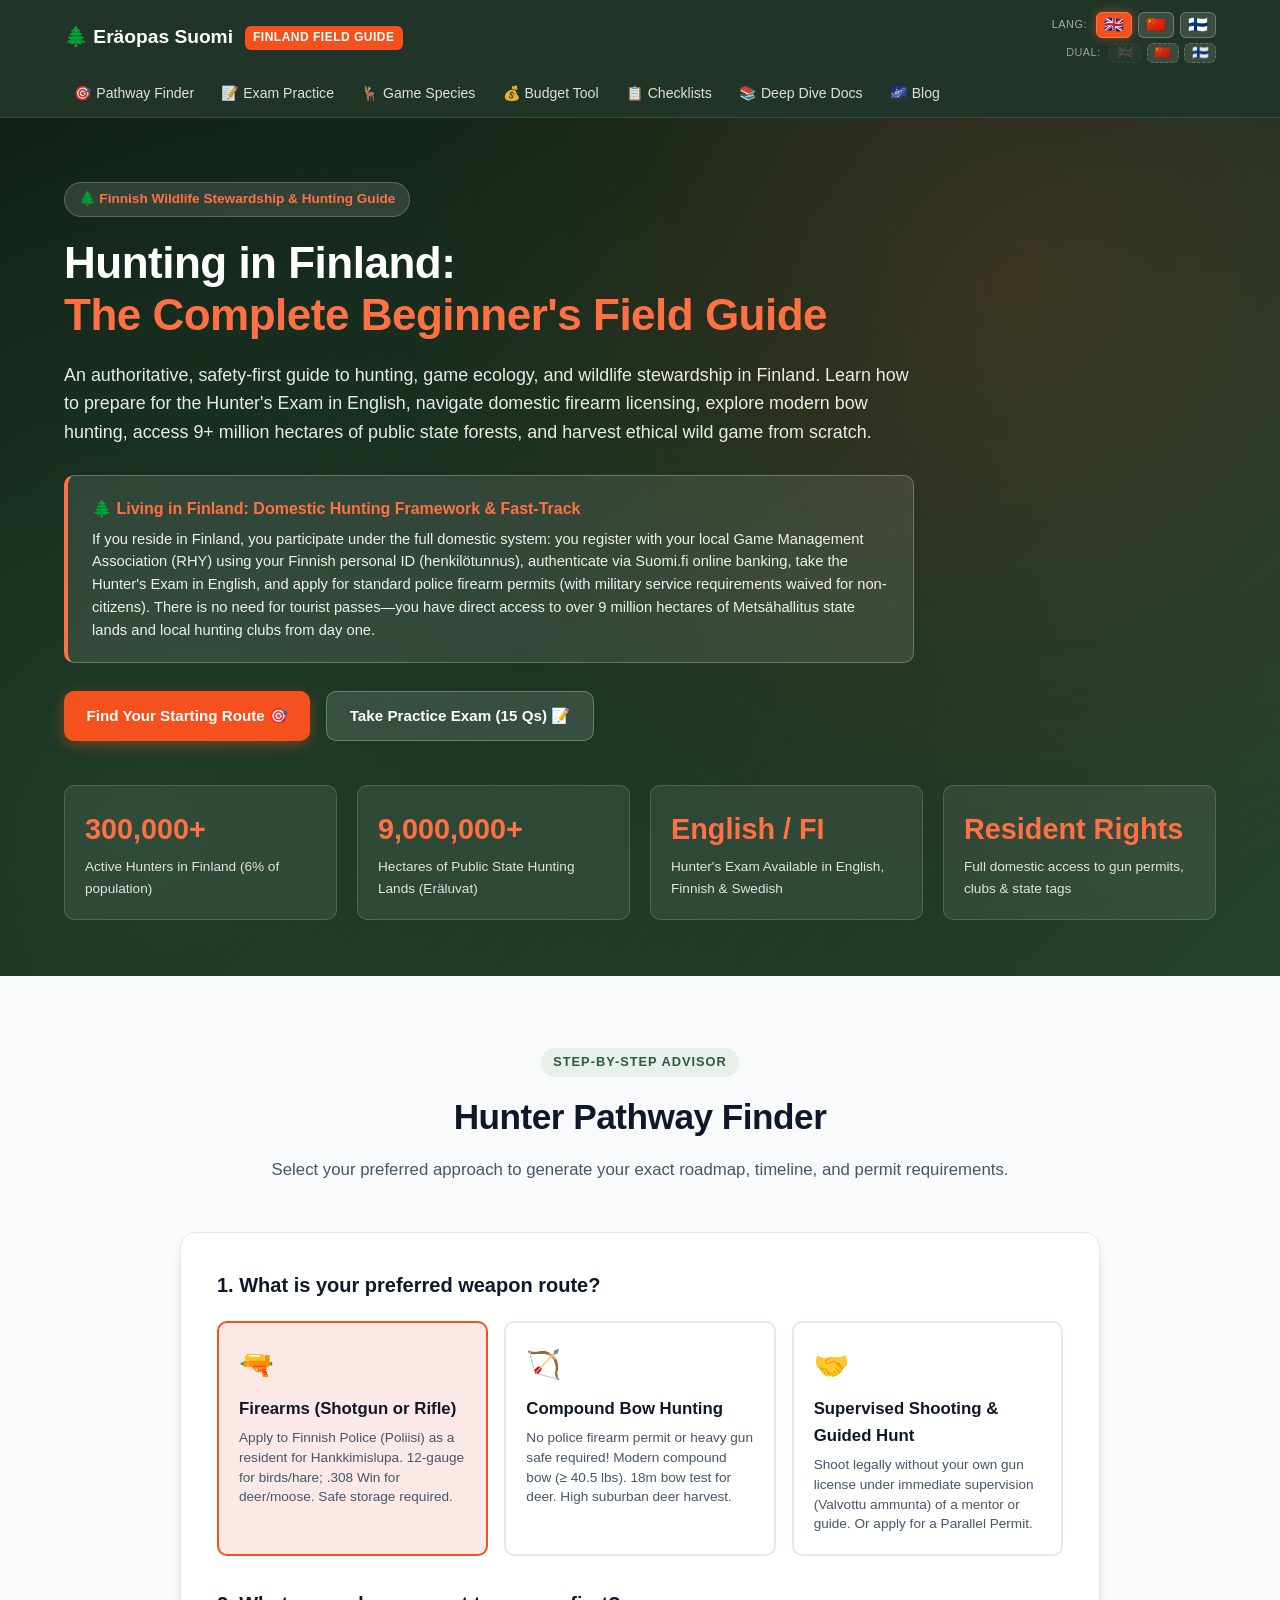
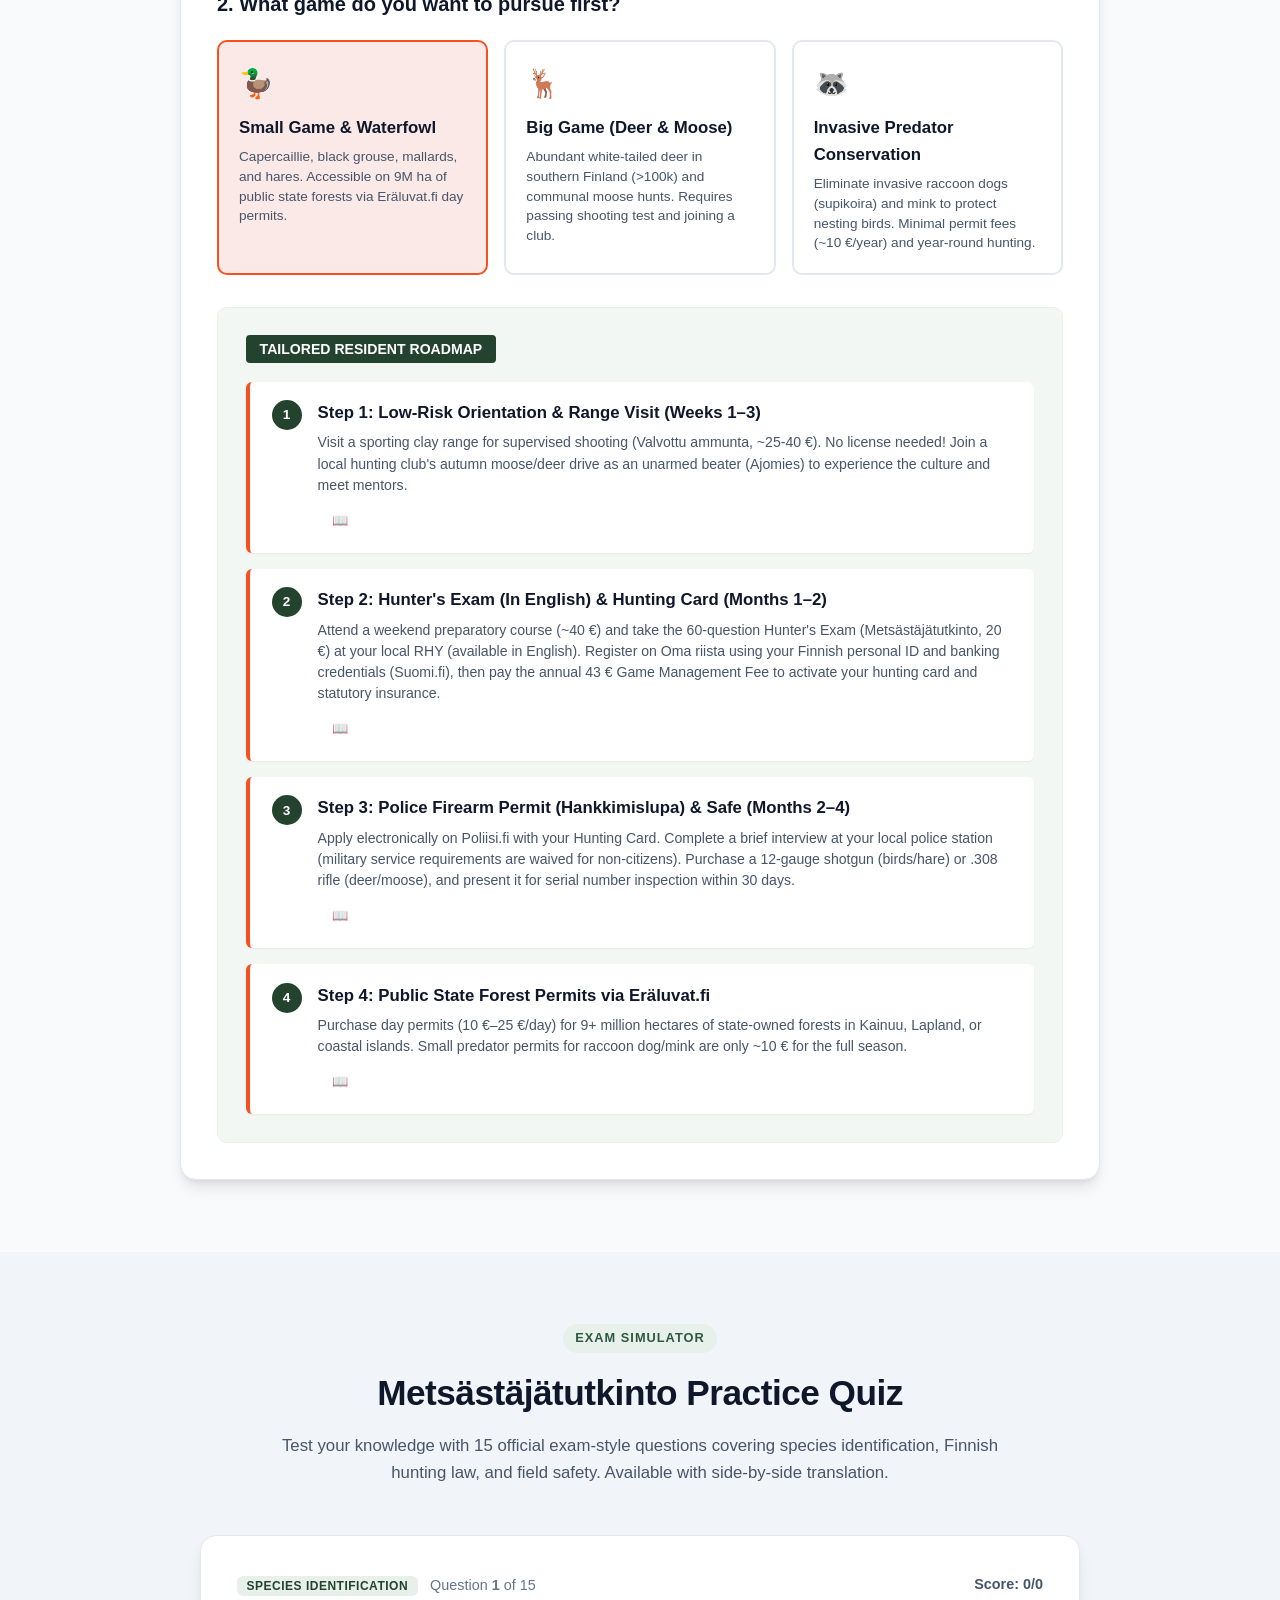
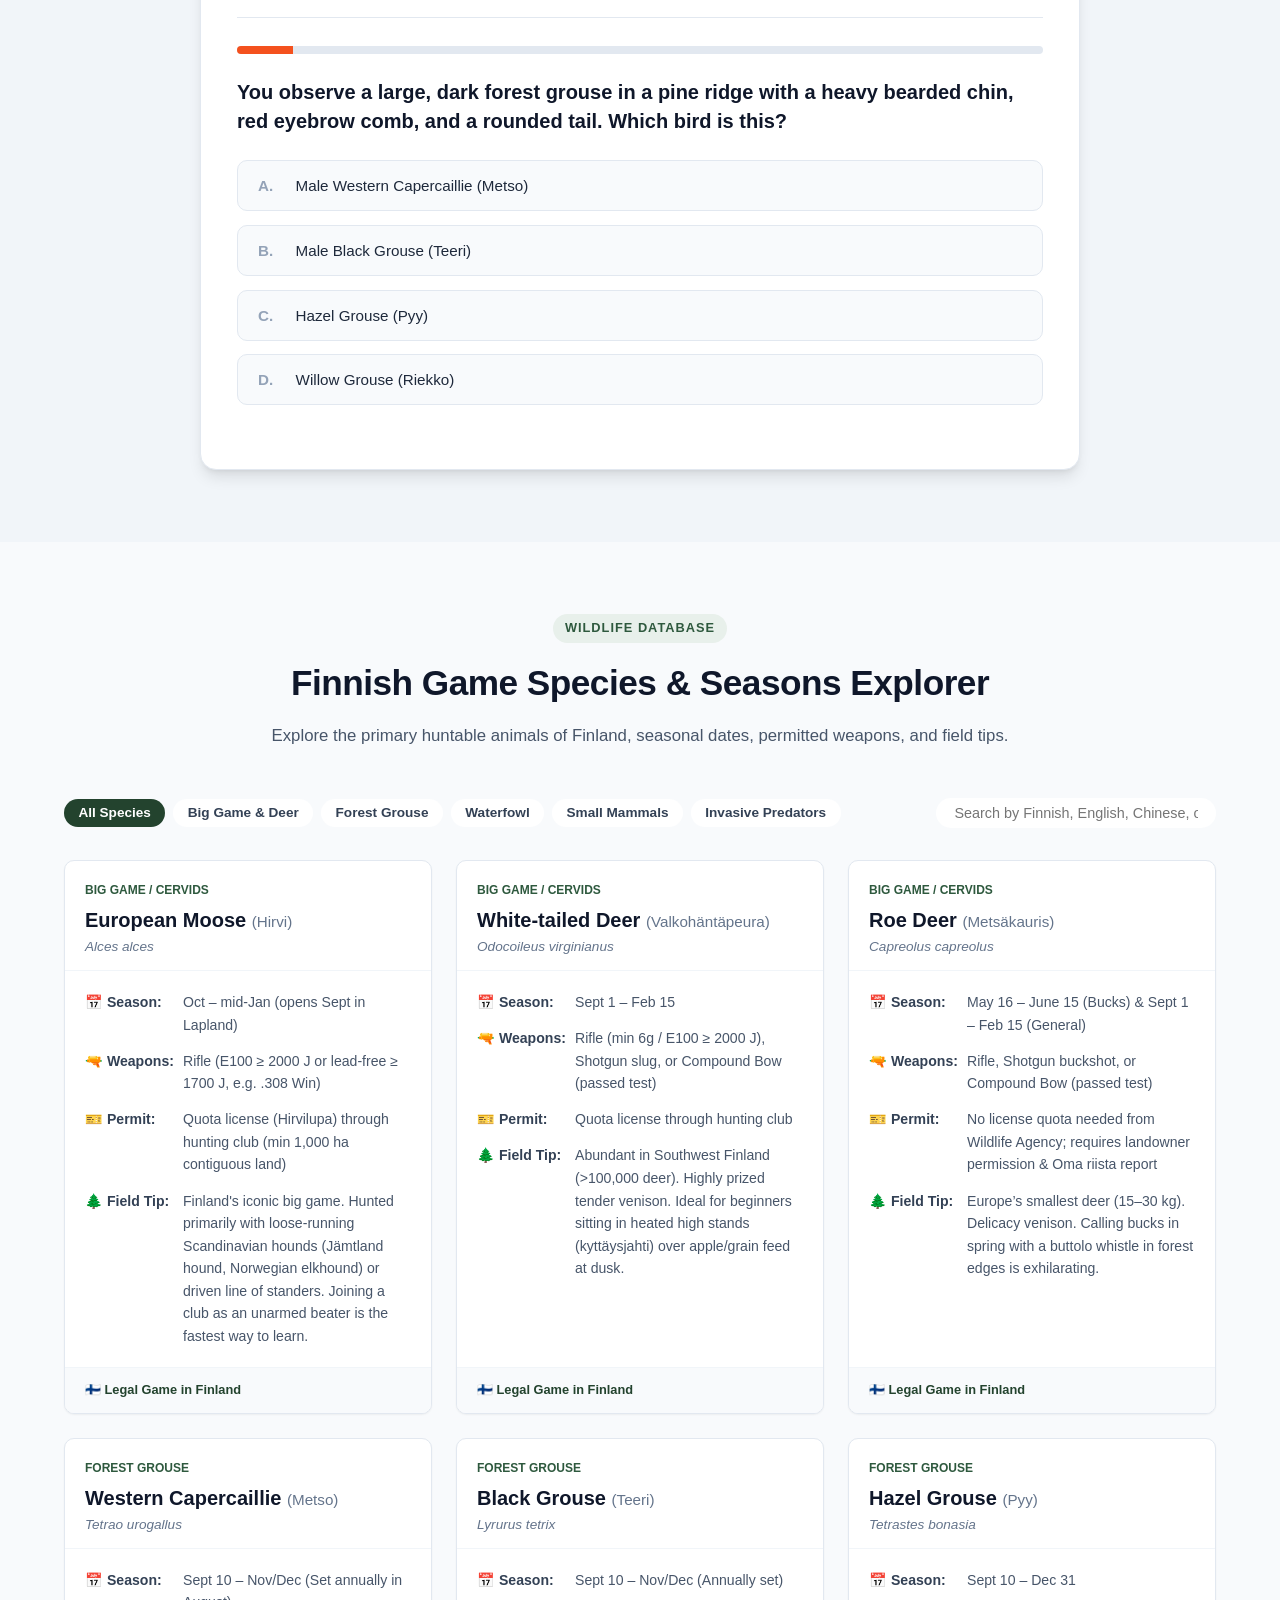
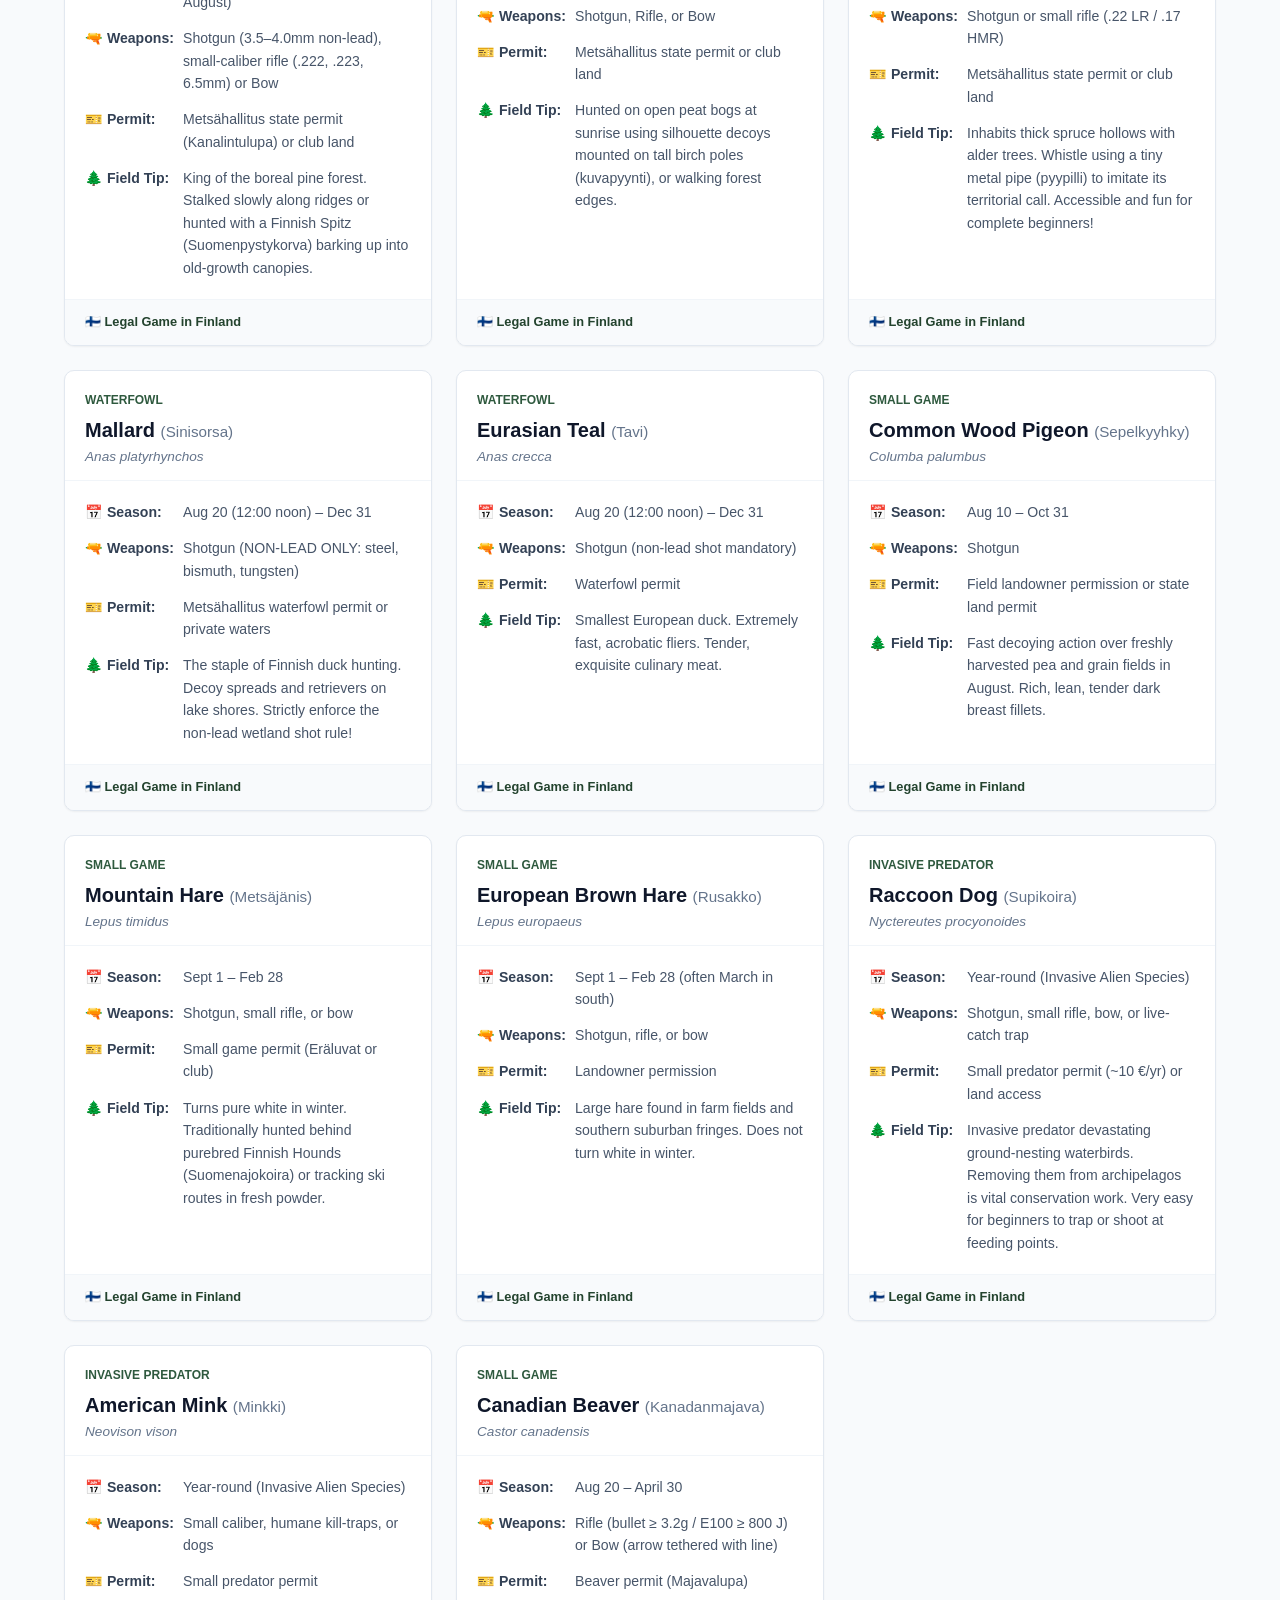
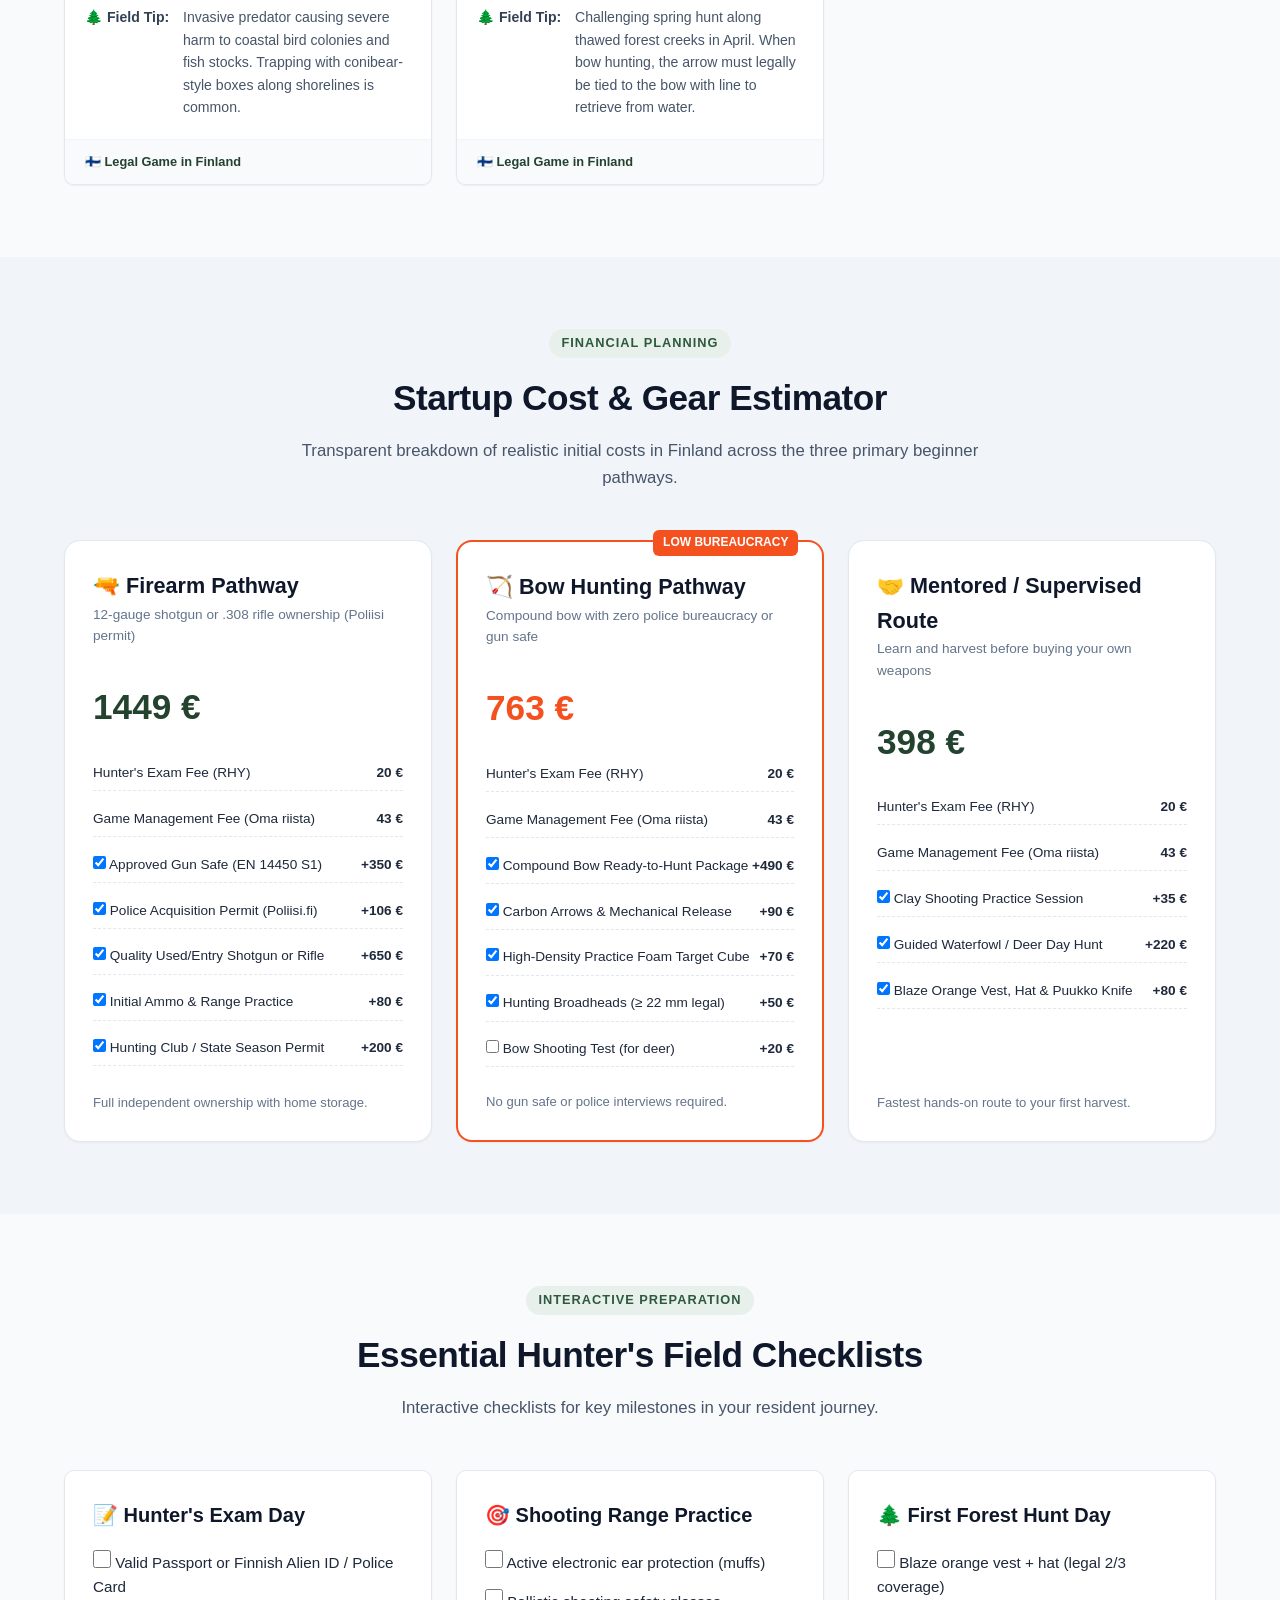
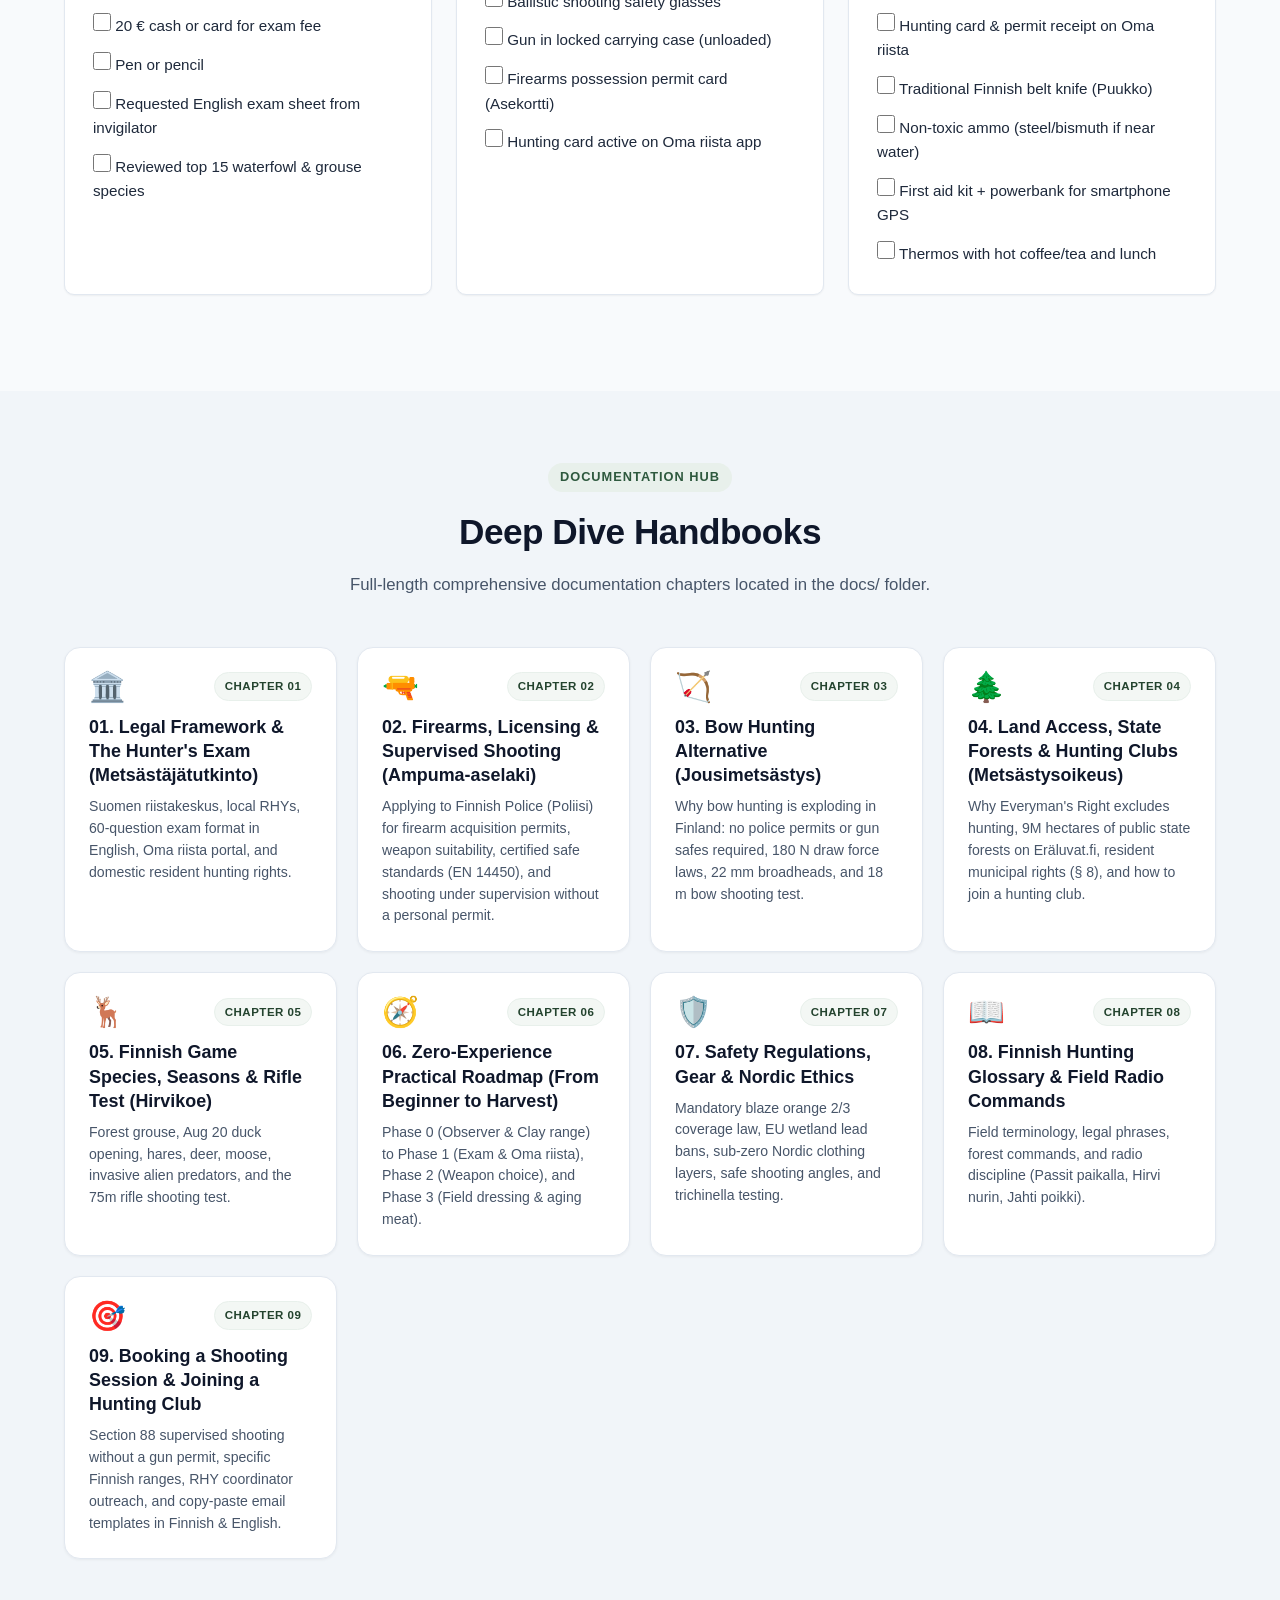
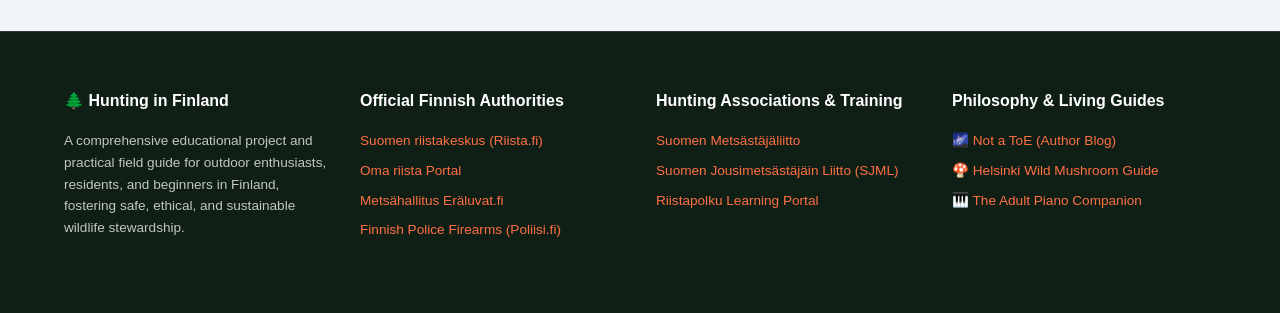
<file: index.html>
<!DOCTYPE html>
<html lang="en">
<head>
  <meta charset="UTF-8">
  <meta name="viewport" content="width=device-width, initial-scale=1.0">
  <title>Hunting in Finland: The Complete Beginner's Field Guide • 芬兰狩猎全景指南 • Metsästys Suomessa</title>
  <meta name="description" content="Authoritative field guide to hunting in Finland for beginners, residents, and outdoor enthusiasts. Hunter's Exam (Metsästäjätutkinto) in English, firearms licensing, modern bow hunting, 9M hectares of state lands (Eräluvat), game species database, and ethical harvesting. Available in English, Chinese (中文), and Finnish (Suomi) with dual-language mode.">
  <link rel="stylesheet" href="styles.css">
  <link rel="icon" href="data:image/svg+xml,<svg xmlns=%22http://www.w3.org/2000/svg%22 viewBox=%220 0 100 100%22><text y=%22.9em%22 font-size=%2290%22>🌲</text></svg>">
</head>
<body>

  <!-- Navigation Bar -->
  <header class="navbar">
    <div class="container">
      <a href="#" class="nav-brand">
        <span id="site-brand-text">🌲 Eräopas Suomi</span>
        <span id="site-badge-text" class="badge-fi">FINLAND FIELD GUIDE</span>
      </a>

      <!-- Language Switcher: Primary & Secondary (Comparison Mode) -->
      <div class="lang-switcher-wrapper" aria-label="Select Language">
        <div class="lang-row primary-lang-row" aria-label="Primary Language">
          <span class="lang-row-label">Lang:</span>
          <button class="lang-btn active" data-lang="en" title="English" aria-label="English">🇬🇧</button>
          <button class="lang-btn" data-lang="zh" title="中文 (Chinese)" aria-label="中文">🇨🇳</button>
          <button class="lang-btn" data-lang="fi" title="Suomi (Finnish)" aria-label="Suomi">🇫🇮</button>
        </div>
        <div class="lang-row secondary-lang-row" aria-label="Secondary Language (Optional Dual Comparison)">
          <span class="lang-row-label">Dual:</span>
          <button class="lang-btn secondary-btn" data-lang2="en" title="Compare English (Click to toggle)" aria-label="Compare English">🇬🇧</button>
          <button class="lang-btn secondary-btn" data-lang2="zh" title="与中文对照 (点击开启/取消)" aria-label="与中文对照">🇨🇳</button>
          <button class="lang-btn secondary-btn" data-lang2="fi" title="Vertaa suomeksi (Klikkaa päälle/pois)" aria-label="Vertaa suomeksi">🇫🇮</button>
        </div>
      </div>

      <nav aria-label="Main Navigation">
        <ul class="nav-links">
          <li><a href="#wizard" id="nav-wizard-link">🎯 Pathway Finder</a></li>
          <li><a href="#quiz" id="nav-quiz-link">📝 Exam Practice</a></li>
          <li><a href="#species" id="nav-species-link">🦌 Game Species</a></li>
          <li><a href="#calculator" id="nav-calc-link">💰 Budget Tool</a></li>
          <li><a href="#checklists" id="nav-checklists-link">📋 Checklists</a></li>
          <li><a href="#docs" id="nav-docs-link">📚 Deep Dive Docs</a></li>
          <li><a href="https://powerpig99.github.io/not-a-toe/" target="_blank" rel="noopener" id="nav-blog-link">🌌 Blog</a></li>
        </ul>
      </nav>
    </div>
  </header>

  <!-- Hero Section -->
  <section class="hero">
    <div class="container">
      <div class="hero-content">
        <div id="hero-tag-text" class="hero-tag">🌲 Finnish Wildlife Stewardship & Hunting Guide</div>
        <h1 id="hero-title-text">Hunting in Finland: <br><span class="highlight">The Complete Beginner's Field Guide</span></h1>
        <p id="hero-subtitle-text">
          An authoritative, safety-first guide to hunting, game ecology, and wildlife stewardship in Finland. Learn how to prepare for the Hunter's Exam in English, navigate domestic firearm licensing, explore modern bow hunting, access 9+ million hectares of public state forests, and harvest ethical wild game from scratch.
        </p>

        <!-- Domestic Hunting Framework & Fast-Track Notice Card -->
        <div class="pr-notice-card">
          <div id="pr-notice-title" class="pr-notice-header">🌲 Living in Finland: Domestic Hunting Framework & Fast-Track</div>
          <div id="pr-notice-body" class="pr-notice-text">
            If you reside in Finland, you participate under the full domestic system: you register with your local Game Management Association (RHY) using your Finnish personal ID (henkilötunnus), authenticate via Suomi.fi online banking, take the Hunter's Exam in English, and apply for standard police firearm permits (with military service requirements waived for non-citizens). There is no need for tourist passes—you have direct access to over 9 million hectares of Metsähallitus state lands and local hunting clubs from day one.
          </div>
        </div>

        <div class="hero-actions" style="margin-top: 1.75rem;">
          <a href="#wizard" id="hero-btn-wizard" class="btn btn-primary">Find Your Starting Route 🎯</a>
          <a href="#quiz" id="hero-btn-quiz" class="btn btn-secondary">Take Practice Exam (15 Qs) 📝</a>
        </div>
      </div>

      <!-- Quick Highlights Grid -->
      <div class="hero-highlights">
        <div class="highlight-stat">
          <div id="stat-1-num" class="stat-num">300,000+</div>
          <div id="stat-1-label" class="stat-label">Active Hunters in Finland (6% of population)</div>
        </div>
        <div class="highlight-stat">
          <div id="stat-2-num" class="stat-num">9,000,000+</div>
          <div id="stat-2-label" class="stat-label">Hectares of Public State Hunting Lands (Eräluvat)</div>
        </div>
        <div class="highlight-stat">
          <div id="stat-3-num" class="stat-num">English / FI</div>
          <div id="stat-3-label" class="stat-label">Hunter's Exam Available in English, Finnish & Swedish</div>
        </div>
        <div class="highlight-stat">
          <div id="stat-4-num" class="stat-num">Resident Rights</div>
          <div id="stat-4-label" class="stat-label">Full domestic access to gun permits, clubs & state tags</div>
        </div>
      </div>
    </div>
  </section>

  <!-- 1. Interactive Pathway Finder Wizard -->
  <section id="wizard" class="section">
    <div class="container">
      <div class="section-header">
        <span id="sec-tag-wizard" class="section-tag">Step-by-Step Advisor</span>
        <h2 id="sec-title-wizard">Hunter Pathway Finder</h2>
        <p id="sec-sub-wizard">Select your preferred approach to generate your exact roadmap, timeline, and permit requirements.</p>
      </div>

      <div class="wizard-card">
        <!-- Question 1: Weapon Preference -->
        <div id="wizard-step-1-title" class="wizard-step-title">1. What is your preferred weapon route?</div>
        <div id="wizard-weapon-options" class="wizard-options">
          <!-- Populated dynamically by app.js -->
        </div>

        <!-- Question 2: Target Game -->
        <div id="wizard-step-2-title" class="wizard-step-title">2. What game do you want to pursue first?</div>
        <div id="wizard-target-options" class="wizard-options">
          <!-- Populated dynamically by app.js -->
        </div>

        <!-- Dynamic Output Box -->
        <div id="wizard-plan-output" class="wizard-results">
          <!-- Populated dynamically by app.js -->
        </div>
      </div>
    </div>
  </section>

  <!-- 2. Practice Quiz -->
  <section id="quiz" class="section" style="background-color: var(--color-slate-100);">
    <div class="container">
      <div class="section-header">
        <span id="sec-tag-quiz" class="section-tag">Exam Simulator</span>
        <h2 id="sec-title-quiz">Metsästäjätutkinto Practice Quiz</h2>
        <p id="sec-sub-quiz">Test your knowledge with 15 official exam-style questions covering species identification, Finnish hunting law, and field safety. Available with side-by-side translation.</p>
      </div>

      <div class="quiz-container">
        <!-- Active Question View -->
        <div id="quiz-active-card">
          <div class="quiz-header">
            <div>
              <span id="quiz-category-tag" class="quiz-category-tag">Species Identification</span>
              <span style="font-size: 0.9rem; color: var(--color-slate-500); margin-left: 0.5rem;">
                Question <strong id="quiz-current-num">1</strong> of <span id="quiz-total-num">15</span>
              </span>
            </div>
            <div id="quiz-score-display" class="quiz-score-badge">Score: 0/0</div>
          </div>

          <div class="quiz-progress-bar">
            <div id="quiz-progress-fill" class="quiz-progress-fill"></div>
          </div>

          <div class="quiz-question-box">
            <h3 id="quiz-question-text">Loading question...</h3>
            <div id="quiz-answers-list" class="quiz-answers-list">
              <!-- Answer buttons inserted by JavaScript -->
            </div>
          </div>

          <div id="quiz-feedback-box" class="quiz-feedback-box" style="display: none;"></div>

          <div class="quiz-actions">
            <div></div>
            <button id="quiz-next-btn" class="btn btn-primary" style="display: none;">Next Question →</button>
          </div>
        </div>

        <!-- Results View -->
        <div id="quiz-results-card" style="display: none; text-align: center; padding: 2.5rem 1rem;">
          <div style="font-size: 3.5rem; margin-bottom: 1rem;">🎯</div>
          <h3 id="quiz-completed-title" style="font-size: 1.8rem; margin-bottom: 0.5rem; color: var(--color-slate-900);">Quiz Completed!</h3>
          <p id="quiz-completed-desc" style="color: var(--color-slate-600); margin-bottom: 1.5rem;">Here is how you scored on the simulated Finnish Hunter's Exam:</p>
          <div id="quiz-final-score" style="font-size: 2.5rem; font-weight: 800; color: var(--color-pine-700); margin-bottom: 0.5rem;">0 / 15</div>
          <div id="quiz-pass-status" style="font-weight: 700; font-size: 1.1rem; margin-bottom: 2rem;">Evaluating...</div>
          <button id="quiz-restart-btn" class="btn btn-primary">Retake Quiz 🔄</button>
        </div>
      </div>
    </div>
  </section>

  <!-- 3. Species Explorer -->
  <section id="species" class="section">
    <div class="container">
      <div class="section-header">
        <span id="sec-tag-species" class="section-tag">Wildlife Database</span>
        <h2 id="sec-title-species">Finnish Game Species & Seasons Explorer</h2>
        <p id="sec-sub-species">Explore the primary huntable animals of Finland, seasonal dates, permitted weapons, and field tips.</p>
      </div>

      <div class="species-controls">
        <div class="species-filters">
          <button id="filter-all" class="filter-chip active" data-cat="all">All Species</button>
          <button id="filter-big" class="filter-chip" data-cat="big">Big Game & Deer</button>
          <button id="filter-grouse" class="filter-chip" data-cat="grouse">Forest Grouse</button>
          <button id="filter-waterfowl" class="filter-chip" data-cat="waterfowl">Waterfowl</button>
          <button id="filter-small" class="filter-chip" data-cat="small">Small Mammals</button>
          <button id="filter-invasive" class="filter-chip" data-cat="invasive">Invasive Predators</button>
        </div>
        <input type="text" id="species-search-input" class="species-search" placeholder="Search by name (e.g. Metso, Moose)..." aria-label="Search game species">
      </div>

      <div id="species-cards-container" class="species-grid">
        <!-- Populated dynamically by app.js -->
      </div>
    </div>
  </section>

  <!-- 4. Budget Calculator -->
  <section id="calculator" class="section" style="background-color: var(--color-slate-100);">
    <div class="container">
      <div class="section-header">
        <span id="sec-tag-calc" class="section-tag">Financial Planning</span>
        <h2 id="sec-title-calc">Startup Cost & Gear Estimator</h2>
        <p id="sec-sub-calc">Transparent breakdown of realistic initial costs in Finland across the three primary beginner pathways.</p>
      </div>

      <div class="calc-grid">
        <!-- Pathway 1: Traditional Firearms -->
        <div class="calc-column">
          <div class="calc-header">
            <h3 id="calc-gun-title">🔫 Firearm Pathway</h3>
            <p id="calc-gun-desc">12-gauge shotgun or .308 rifle ownership (Poliisi permit)</p>
          </div>
          <div class="calc-total" id="calc-gun-total">1,449 €</div>
          <ul class="calc-items">
            <li class="calc-item">
              <span>Hunter's Exam Fee (RHY)</span>
              <span class="price">20 €</span>
            </li>
            <li class="calc-item">
              <span>Game Management Fee (Oma riista)</span>
              <span class="price">43 €</span>
            </li>
            <li class="calc-item">
              <label><input type="checkbox" id="cb-gun-safe" class="calc-toggle" checked> Approved Gun Safe (EN 14450 S1)</label>
              <span class="price">+350 €</span>
            </li>
            <li class="calc-item">
              <label><input type="checkbox" id="cb-gun-permit" class="calc-toggle" checked> Police Acquisition Permit (Poliisi.fi)</label>
              <span class="price">+106 €</span>
            </li>
            <li class="calc-item">
              <label><input type="checkbox" id="cb-gun-weapon" class="calc-toggle" checked> Quality Used/Entry Shotgun or Rifle</label>
              <span class="price">+650 €</span>
            </li>
            <li class="calc-item">
              <label><input type="checkbox" id="cb-gun-ammo" class="calc-toggle" checked> Initial Ammo & Range Practice</label>
              <span class="price">+80 €</span>
            </li>
            <li class="calc-item">
              <label><input type="checkbox" id="cb-gun-club" class="calc-toggle" checked> Hunting Club / State Season Permit</label>
              <span class="price">+200 €</span>
            </li>
          </ul>
          <p style="font-size: 0.82rem; color: var(--color-slate-500);">Full independent ownership with home storage.</p>
        </div>

        <!-- Pathway 2: Bow Hunting -->
        <div class="calc-column featured">
          <div class="featured-ribbon">Low Bureaucracy</div>
          <div class="calc-header">
            <h3 id="calc-bow-title">🏹 Bow Hunting Pathway</h3>
            <p id="calc-bow-desc">Compound bow with zero police bureaucracy or gun safe</p>
          </div>
          <div class="calc-total" id="calc-bow-total" style="color: var(--color-orange-500);">713 €</div>
          <ul class="calc-items">
            <li class="calc-item">
              <span>Hunter's Exam Fee (RHY)</span>
              <span class="price">20 €</span>
            </li>
            <li class="calc-item">
              <span>Game Management Fee (Oma riista)</span>
              <span class="price">43 €</span>
            </li>
            <li class="calc-item">
              <label><input type="checkbox" id="cb-bow-pkg" class="calc-toggle" checked> Compound Bow Ready-to-Hunt Package</label>
              <span class="price">+490 €</span>
            </li>
            <li class="calc-item">
              <label><input type="checkbox" id="cb-bow-arrows" class="calc-toggle" checked> Carbon Arrows & Mechanical Release</label>
              <span class="price">+90 €</span>
            </li>
            <li class="calc-item">
              <label><input type="checkbox" id="cb-bow-target" class="calc-toggle" checked> High-Density Practice Foam Target Cube</label>
              <span class="price">+70 €</span>
            </li>
            <li class="calc-item">
              <label><input type="checkbox" id="cb-bow-heads" class="calc-toggle" checked> Hunting Broadheads (≥ 22 mm legal)</label>
              <span class="price">+50 €</span>
            </li>
            <li class="calc-item">
              <label><input type="checkbox" id="cb-bow-test" class="calc-toggle"> Bow Shooting Test (for deer)</label>
              <span class="price">+20 €</span>
            </li>
          </ul>
          <p style="font-size: 0.82rem; color: var(--color-slate-500);">No gun safe or police interviews required.</p>
        </div>

        <!-- Pathway 3: Mentored / Guided -->
        <div class="calc-column">
          <div class="calc-header">
            <h3 id="calc-guided-title">🤝 Mentored / Supervised Route</h3>
            <p id="calc-guided-desc">Learn and harvest before buying your own weapons</p>
          </div>
          <div class="calc-total" id="calc-guided-total">398 €</div>
          <ul class="calc-items">
            <li class="calc-item">
              <span>Hunter's Exam Fee (RHY)</span>
              <span class="price">20 €</span>
            </li>
            <li class="calc-item">
              <span>Game Management Fee (Oma riista)</span>
              <span class="price">43 €</span>
            </li>
            <li class="calc-item">
              <label><input type="checkbox" id="cb-guide-clay" class="calc-toggle" checked> Clay Shooting Practice Session</label>
              <span class="price">+35 €</span>
            </li>
            <li class="calc-item">
              <label><input type="checkbox" id="cb-guide-hunt" class="calc-toggle" checked> Guided Waterfowl / Deer Day Hunt</label>
              <span class="price">+220 €</span>
            </li>
            <li class="calc-item">
              <label><input type="checkbox" id="cb-guide-gear" class="calc-toggle" checked> Blaze Orange Vest, Hat & Puukko Knife</label>
              <span class="price">+80 €</span>
            </li>
          </ul>
          <p style="font-size: 0.82rem; color: var(--color-slate-500);">Fastest hands-on route to your first harvest.</p>
        </div>
      </div>
    </div>
  </section>

  <!-- 5. Field Checklists -->
  <section id="checklists" class="section">
    <div class="container">
      <div class="section-header">
        <span id="sec-tag-checklists" class="section-tag">Interactive Preparation</span>
        <h2 id="sec-title-checklists">Essential Hunter's Field Checklists</h2>
        <p id="sec-sub-checklists">Interactive checklists for key milestones in your resident journey.</p>
      </div>

      <div style="display: grid; grid-template-columns: repeat(auto-fit, minmax(320px, 1fr)); gap: 1.5rem;">
        <!-- Checklist 1: Exam Day -->
        <div class="checklist-card">
          <h3 id="cl-exam-title">📝 Hunter's Exam Day</h3>
          <ul class="check-items">
            <li class="check-item"><label><input type="checkbox"> <span>Valid Passport or Finnish Alien ID / Police Card</span></label></li>
            <li class="check-item"><label><input type="checkbox"> <span>20 € cash or card for exam fee</span></label></li>
            <li class="check-item"><label><input type="checkbox"> <span>Pen or pencil</span></label></li>
            <li class="check-item"><label><input type="checkbox"> <span>Requested English exam sheet from invigilator</span></label></li>
            <li class="check-item"><label><input type="checkbox"> <span>Reviewed top 15 waterfowl & grouse species</span></label></li>
          </ul>
        </div>

        <!-- Checklist 2: Range Day -->
        <div class="checklist-card">
          <h3 id="cl-range-title">🎯 Shooting Range Practice</h3>
          <ul class="check-items">
            <li class="check-item"><label><input type="checkbox"> <span>Active electronic ear protection (muffs)</span></label></li>
            <li class="check-item"><label><input type="checkbox"> <span>Ballistic shooting safety glasses</span></label></li>
            <li class="check-item"><label><input type="checkbox"> <span>Gun in locked carrying case (unloaded)</span></label></li>
            <li class="check-item"><label><input type="checkbox"> <span>Firearms possession permit card (Asekortti)</span></label></li>
            <li class="check-item"><label><input type="checkbox"> <span>Hunting card active on Oma riista app</span></label></li>
          </ul>
        </div>

        <!-- Checklist 3: First Hunt Day -->
        <div class="checklist-card">
          <h3 id="cl-hunt-title">🌲 First Forest Hunt Day</h3>
          <ul class="check-items">
            <li class="check-item"><label><input type="checkbox"> <span>Blaze orange vest + hat (legal 2/3 coverage)</span></label></li>
            <li class="check-item"><label><input type="checkbox"> <span>Hunting card & permit receipt on Oma riista</span></label></li>
            <li class="check-item"><label><input type="checkbox"> <span>Traditional Finnish belt knife (Puukko)</span></label></li>
            <li class="check-item"><label><input type="checkbox"> <span>Non-toxic ammo (steel/bismuth if near water)</span></label></li>
            <li class="check-item"><label><input type="checkbox"> <span>First aid kit + powerbank for smartphone GPS</span></label></li>
            <li class="check-item"><label><input type="checkbox"> <span>Thermos with hot coffee/tea and lunch</span></label></li>
          </ul>
        </div>
      </div>
    </div>
  </section>

  <!-- 6. Deep Dive Documentation Directory -->
  <section id="docs" class="section" style="background-color: var(--color-slate-100);">
    <div class="container">
      <div class="section-header">
        <span id="sec-tag-docs" class="section-tag">Documentation Hub</span>
        <h2 id="sec-title-docs">Deep Dive Handbooks</h2>
        <p id="sec-sub-docs">Full-length comprehensive documentation chapters located in the docs/ folder.</p>
      </div>

      <div id="docs-cards-grid" style="display: grid; grid-template-columns: repeat(auto-fit, minmax(260px, 1fr)); gap: 1.25rem;">
        <!-- Populated dynamically by app.js with bilingual cards -->
      </div>
    </div>
  </section>

  <!-- Footer -->
  <footer>
    <div class="container">
      <div class="footer-grid">
        <div class="footer-col">
          <h4>🌲 Hunting in Finland</h4>
          <p id="footer-desc">A comprehensive educational project and practical field guide for outdoor enthusiasts, residents, and beginners in Finland, fostering safe, ethical, and sustainable wildlife stewardship.</p>
        </div>
        <div class="footer-col">
          <h4 id="footer-auth-title">Official Finnish Authorities</h4>
          <ul>
            <li><a href="https://riista.fi" target="_blank" rel="noopener">Suomen riistakeskus (Riista.fi)</a></li>
            <li><a href="https://oma.riista.fi/" target="_blank" rel="noopener">Oma riista Portal</a></li>
            <li><a href="https://www.eraluvat.fi/" target="_blank" rel="noopener">Metsähallitus Eräluvat.fi</a></li>
            <li><a href="https://poliisi.fi/hae-aselupaa" target="_blank" rel="noopener">Finnish Police Firearms (Poliisi.fi)</a></li>
          </ul>
        </div>
        <div class="footer-col">
          <h4 id="footer-assoc-title">Hunting Associations & Training</h4>
          <ul>
            <li><a href="https://metsastajaliitto.fi/" target="_blank" rel="noopener">Suomen Metsästäjäliitto</a></li>
            <li><a href="https://www.jousimetsastys.fi/" target="_blank" rel="noopener">Suomen Jousimetsästäjäin Liitto (SJML)</a></li>
            <li><a href="https://www.riistapolku.fi/" target="_blank" rel="noopener">Riistapolku Learning Portal</a></li>
          </ul>
        </div>
        <div class="footer-col">
          <h4 id="footer-ecosystem-title">Philosophy & Living Guides</h4>
          <ul>
            <li><a href="https://powerpig99.github.io/not-a-toe/" target="_blank" rel="noopener">🌌 Not a ToE (Author Blog)</a></li>
            <li><a href="https://powerpig99.github.io/helsinki-mushroom-guide/" target="_blank" rel="noopener">🍄 Helsinki Wild Mushroom Guide</a></li>
            <li><a href="https://powerpig99.github.io/adult-piano-guide/" target="_blank" rel="noopener">🎹 The Adult Piano Companion</a></li>
          </ul>
        </div>
      </div>
  <!-- In-App Document / Guide Reader Modal -->
  <div id="reader-modal" class="reader-modal" role="dialog" aria-modal="true" aria-label="Handbook Reader">
    <div class="reader-container">
      <div class="reader-header">
        <div class="reader-header-left">
          <button id="reader-close-btn" class="reader-close-btn" title="Close Reader">← <span id="reader-close-text">Back to Guide</span></button>
          <select id="reader-chapter-select" class="reader-select" aria-label="Select Chapter">
            <!-- Populated dynamically -->
          </select>
          <a id="reader-standalone-link" href="#" target="_blank" class="reader-close-btn" style="text-decoration: none; display: inline-flex; align-items: center; gap: 0.35rem;" title="Open standalone chapter webpage in a new tab">↗ <span id="reader-standalone-text">Standalone Page</span></a>
        </div>
        <div style="font-size: 0.88rem; color: rgba(255,255,255,0.85);">
          📖 <span id="reader-status-text">Finnish Hunting Handbook</span>
        </div>
      </div>
      <div class="reader-body">
        <div id="reader-chapter-tag" class="article-chapter-tag">Chapter 01</div>
        <h1 id="reader-article-title">Loading chapter...</h1>
        <div id="reader-article-subtitle" class="reader-subtitle-box"></div>
        <div id="reader-article-content"></div>
      </div>
      <div class="reader-footer">
        <button id="reader-prev-btn" class="btn btn-secondary">← Previous Chapter</button>
        <button id="reader-close-bottom-btn" class="btn btn-primary">Close Handbook ✕</button>
        <button id="reader-next-btn" class="btn btn-secondary">Next Chapter →</button>
      </div>
    </div>
  </div>

  <script src="i18n.js"></script>
  <script src="chapters.js"></script>
  <script src="app.js"></script>
</body>
</html>
</file>
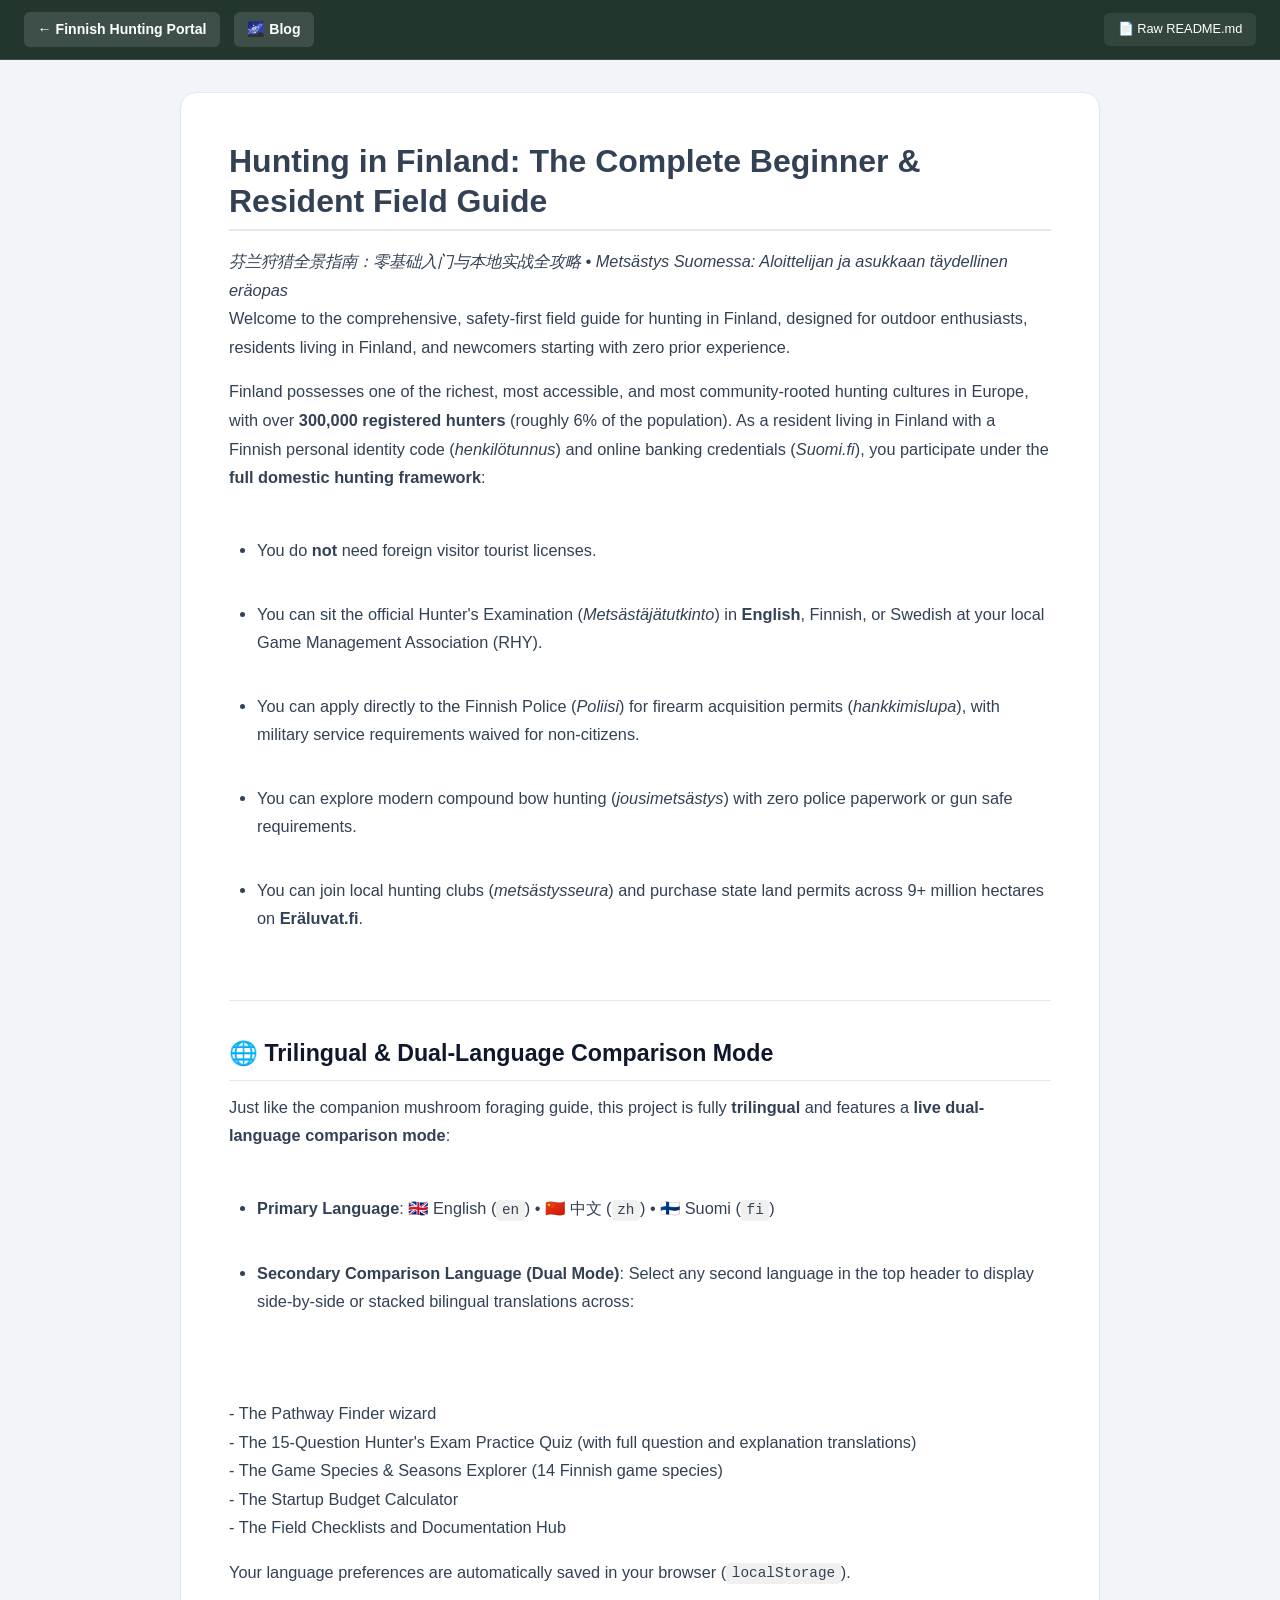
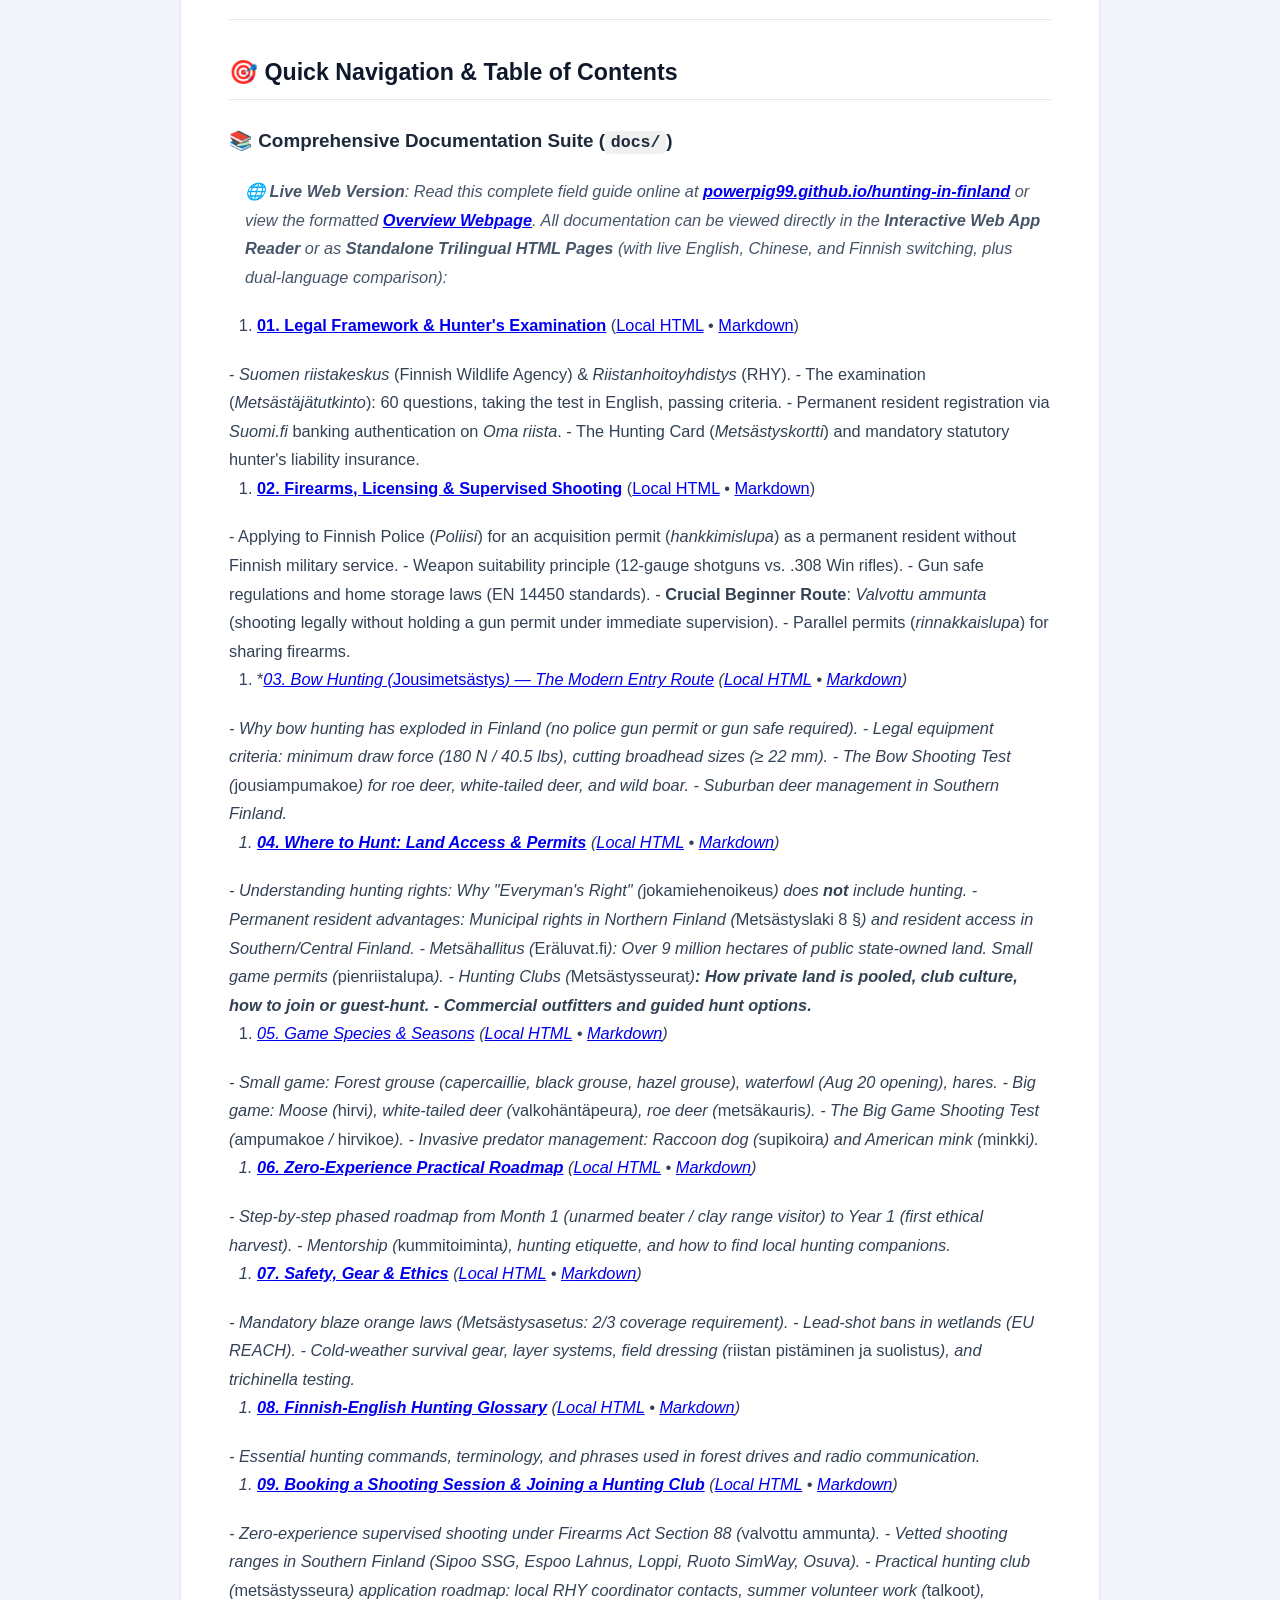
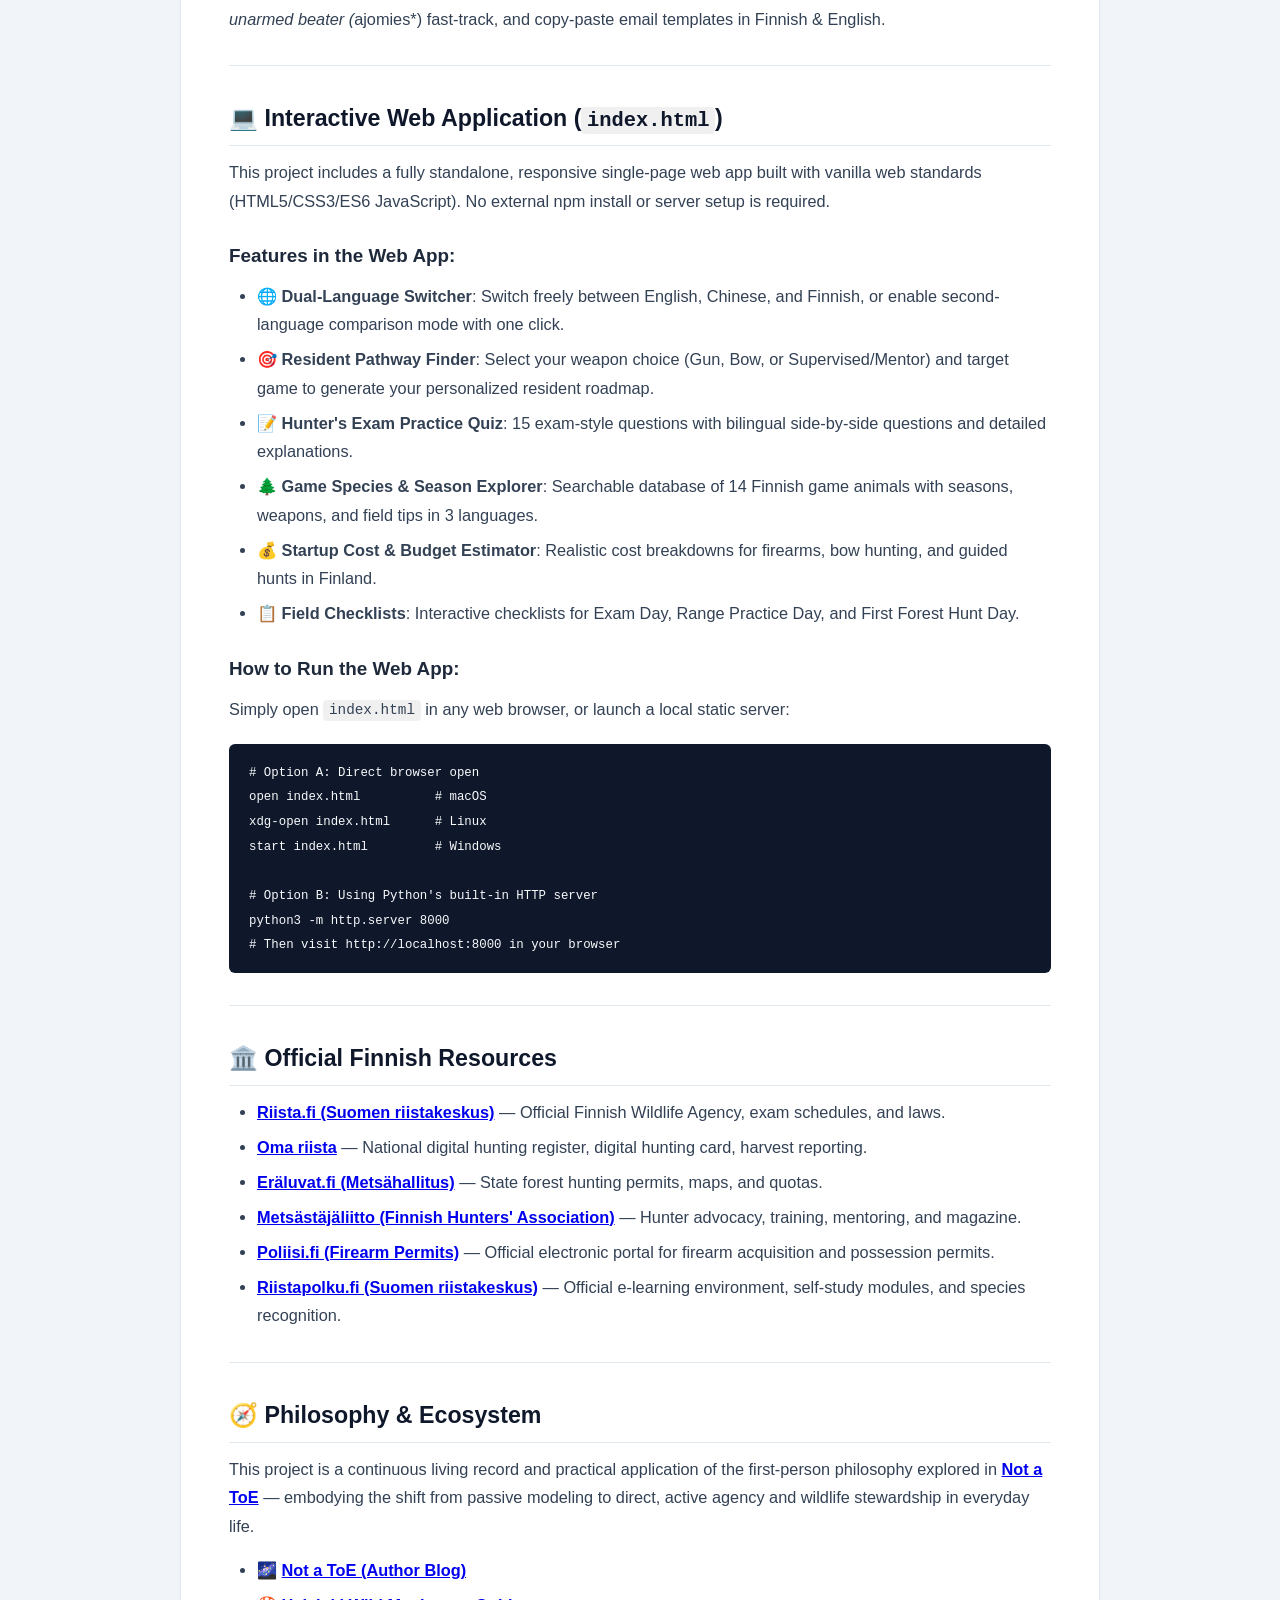
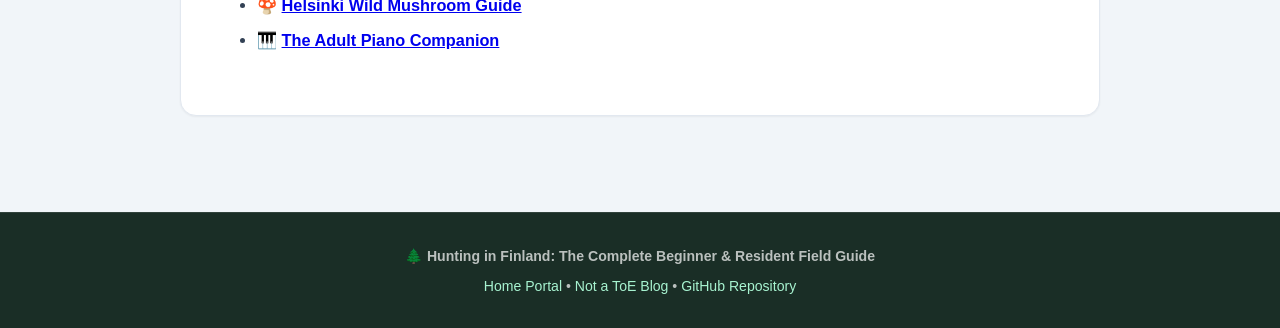
<file: overview.html>
<!DOCTYPE html>
<html lang="en">
<head>
  <meta charset="UTF-8">
  <meta name="viewport" content="width=device-width, initial-scale=1.0">
  <title>Overview & Complete Guide | Hunting in Finland (芬兰狩猎全景指南)</title>
  <link rel="stylesheet" href="styles.css">
  <style>
    body {
      background-color: var(--color-slate-100);
      color: var(--color-slate-800);
      min-height: 100vh;
      display: flex;
      flex-direction: column;
      font-family: -apple-system, BlinkMacSystemFont, "Segoe UI", Roboto, Helvetica, Arial, sans-serif;
    }
    .doc-sticky-header {
      position: sticky;
      top: 0;
      z-index: 100;
      background: rgba(26, 46, 38, 0.96);
      backdrop-filter: blur(12px);
      border-bottom: 1px solid rgba(255, 255, 255, 0.12);
      padding: 0.75rem 1.5rem;
      display: flex;
      align-items: center;
      justify-content: space-between;
      gap: 1rem;
      flex-wrap: wrap;
    }
    .doc-nav-left {
      display: flex;
      align-items: center;
      gap: 0.85rem;
      flex-wrap: wrap;
    }
    .doc-btn-back {
      color: #fff;
      text-decoration: none;
      display: inline-flex;
      align-items: center;
      gap: 0.4rem;
      font-weight: 600;
      font-size: 0.88rem;
      padding: 0.4rem 0.85rem;
      background: rgba(255, 255, 255, 0.12);
      border-radius: var(--radius-sm);
      transition: all var(--transition-fast);
    }
    .doc-btn-back:hover {
      background: var(--color-forest-accent);
      color: #fff;
      transform: translateX(-2px);
    }
    .doc-main-container {
      max-width: 960px;
      margin: 2rem auto;
      padding: 0 1.25rem 4rem;
      flex: 1;
      width: 100%;
    }
    .doc-card {
      background: #fff;
      border-radius: var(--radius-lg);
      padding: 2.5rem 3rem;
      box-shadow: var(--shadow-sm);
      border: 1px solid var(--color-slate-200);
    }
    .doc-content-area {
      line-height: 1.75;
      font-size: 1.02rem;
      color: #334155;
    }
    .doc-content-area h1 {
      font-size: 2rem;
      color: var(--color-forest-dark);
      margin-top: 0.5rem;
      margin-bottom: 1rem;
      line-height: 1.25;
      border-bottom: 2px solid var(--color-slate-200);
      padding-bottom: 0.5rem;
    }
    .doc-content-area h2 {
      font-size: 1.45rem;
      color: #0f172a;
      margin-top: 2rem;
      margin-bottom: 0.75rem;
      border-bottom: 1px solid var(--color-slate-200);
      padding-bottom: 0.4rem;
    }
    .doc-content-area h3 {
      font-size: 1.18rem;
      color: #1e293b;
      margin-top: 1.5rem;
      margin-bottom: 0.6rem;
    }
    .doc-content-area p {
      margin-bottom: 1rem;
    }
    .doc-content-area ul, .doc-content-area ol {
      margin-bottom: 1.25rem;
      padding-left: 1.75rem;
    }
    .doc-content-area li {
      margin-bottom: 0.4rem;
    }
    .table-container {
      width: 100%;
      overflow-x: auto;
      margin: 1.5rem 0;
    }
    table {
      width: 100%;
      border-collapse: collapse;
      font-size: 0.92rem;
    }
    th, td {
      border: 1px solid var(--color-slate-300);
      padding: 0.75rem 1rem;
      text-align: left;
    }
    th {
      background: #f8fafc;
      font-weight: 700;
      color: #0f172a;
    }
    tr:nth-child(even) td {
      background: #fcfcfd;
    }
    .reader-alert {
      padding: 1rem 1.25rem;
      border-radius: var(--radius-sm);
      margin: 1.5rem 0;
      font-size: 0.95rem;
      line-height: 1.55;
    }
    .reader-alert.note {
      background-color: #eff6ff;
      border-left: 4px solid #3b82f6;
      color: #1e40af;
    }
    .reader-alert.warning {
      background-color: #fffbeb;
      border-left: 4px solid #f59e0b;
      color: #92400e;
    }
    .reader-alert.danger {
      background-color: #fef2f2;
      border-left: 4px solid #ef4444;
      color: #991b1b;
    }
    pre {
      background: #0f172a;
      color: #f8fafc;
      padding: 1rem 1.25rem;
      border-radius: var(--radius-sm);
      overflow-x: auto;
      font-size: 0.88rem;
      margin: 1.25rem 0;
    }
    code {
      font-family: ui-monospace, SFMono-Regular, Menlo, Monaco, Consolas, monospace;
      background: rgba(0,0,0,0.06);
      padding: 0.15rem 0.35rem;
      border-radius: 4px;
      font-size: 0.88em;
    }
    pre code {
      background: transparent;
      padding: 0;
    }
    blockquote {
      border-left: 4px solid var(--color-forest-accent);
      padding-left: 1rem;
      margin: 1.25rem 0;
      color: var(--color-slate-600);
      font-style: italic;
    }
    hr {
      border: 0;
      border-top: 1px solid var(--color-slate-200);
      margin: 2rem 0;
    }
    @media (max-width: 768px) {
      .doc-card {
        padding: 1.5rem;
      }
      .doc-content-area h1 {
        font-size: 1.6rem;
      }
    }
  </style>
</head>
<body>

  <!-- Sticky Header Bar -->
  <header class="doc-sticky-header">
    <div class="doc-nav-left">
      <a href="index.html" class="doc-btn-back">← Finnish Hunting Portal</a>
      <a href="https://powerpig99.github.io/not-a-toe/" class="doc-btn-back" target="_blank" rel="noopener" title="Author Blog (Not a ToE)">🌌 Blog</a>
    </div>
    <div>
      <a href="README.md" class="doc-btn-back" target="_blank" style="background:rgba(255,255,255,0.08); font-weight:normal; font-size:0.8rem;">📄 Raw README.md</a>
    </div>
  </header>

  <!-- Main Content -->
  <main class="doc-main-container">
    <article class="doc-card">
      <div class="doc-content-area">
        <h1>Hunting in Finland: The Complete Beginner & Resident Field Guide</h1>
<em>芬兰狩猎全景指南：零基础入门与本地实战全攻略 • Metsästys Suomessa: Aloittelijan ja asukkaan täydellinen eräopas</em>

<p>Welcome to the comprehensive, safety-first field guide for hunting in Finland, designed for outdoor enthusiasts, residents living in Finland, and newcomers starting with zero prior experience.</p>

<p>Finland possesses one of the richest, most accessible, and most community-rooted hunting cultures in Europe, with over <strong>300,000 registered hunters</strong> (roughly 6% of the population). As a resident living in Finland with a Finnish personal identity code (<em>henkilötunnus</em>) and online banking credentials (<em>Suomi.fi</em>), you participate under the <strong>full domestic hunting framework</strong>:<br><ul><br>  <li>You do <strong>not</strong> need foreign visitor tourist licenses.</li><br>  <li>You can sit the official Hunter's Examination (<em>Metsästäjätutkinto</em>) in <strong>English</strong>, Finnish, or Swedish at your local Game Management Association (RHY).</li><br>  <li>You can apply directly to the Finnish Police (<em>Poliisi</em>) for firearm acquisition permits (<em>hankkimislupa</em>), with military service requirements waived for non-citizens.</li><br>  <li>You can explore modern compound bow hunting (<em>jousimetsästys</em>) with zero police paperwork or gun safe requirements.</li><br>  <li>You can join local hunting clubs (<em>metsästysseura</em>) and purchase state land permits across 9+ million hectares on <strong>Eräluvat.fi</strong>.</li><br></ul></p>

<hr>

<h2>🌐 Trilingual & Dual-Language Comparison Mode</h2>

<p>Just like the companion mushroom foraging guide, this project is fully <strong>trilingual</strong> and features a <strong>live dual-language comparison mode</strong>:<br><ul><br>  <li><strong>Primary Language</strong>: 🇬🇧 English (<code>en</code>) • 🇨🇳 中文 (<code>zh</code>) • 🇫🇮 Suomi (<code>fi</code>)</li><br>  <li><strong>Secondary Comparison Language (Dual Mode)</strong>: Select any second language in the top header to display side-by-side or stacked bilingual translations across:</li><br></ul><br>  - The Pathway Finder wizard<br>  - The 15-Question Hunter's Exam Practice Quiz (with full question and explanation translations)<br>  - The Game Species & Seasons Explorer (14 Finnish game species)<br>  - The Startup Budget Calculator<br>  - The Field Checklists and Documentation Hub</p>

<p>Your language preferences are automatically saved in your browser (<code>localStorage</code>).</p>

<hr>

<h2>🎯 Quick Navigation & Table of Contents</h2>

<h3>📚 Comprehensive Documentation Suite (<code>docs/</code>)</h3>
<blockquote>🌐 <strong>Live Web Version</strong>: Read this complete field guide online at <a href="https://powerpig99.github.io/hunting-in-finland/" rel="noopener noreferrer"><strong>powerpig99.github.io/hunting-in-finland</strong></a> or view the formatted <a href="overview.html" rel="noopener noreferrer"><strong>Overview Webpage</strong></a>.
All documentation can be viewed directly in the <strong>Interactive Web App Reader</strong> or as <strong>Standalone Trilingual HTML Pages</strong> (with live English, Chinese, and Finnish switching, plus dual-language comparison):</blockquote>

<ol>
  <li><strong><a href="https://powerpig99.github.io/hunting-in-finland/docs/01_legal_framework_and_exam.html" rel="noopener noreferrer">01. Legal Framework & Hunter's Examination</a></strong> (<a href="docs/01_legal_framework_and_exam.html" rel="noopener noreferrer">Local HTML</a> • <a href="docs/01_legal_framework_and_exam.md" rel="noopener noreferrer">Markdown</a>)</li>
</ol>
   - <em>Suomen riistakeskus</em> (Finnish Wildlife Agency) & <em>Riistanhoitoyhdistys</em> (RHY).
   - The examination (<em>Metsästäjätutkinto</em>): 60 questions, taking the test in English, passing criteria.
   - Permanent resident registration via <em>Suomi.fi</em> banking authentication on <em>Oma riista</em>.
   - The Hunting Card (<em>Metsästyskortti</em>) and mandatory statutory hunter's liability insurance.
<ol>
  <li><strong><a href="https://powerpig99.github.io/hunting-in-finland/docs/02_firearms_and_licensing.html" rel="noopener noreferrer">02. Firearms, Licensing & Supervised Shooting</a></strong> (<a href="docs/02_firearms_and_licensing.html" rel="noopener noreferrer">Local HTML</a> • <a href="docs/02_firearms_and_licensing.md" rel="noopener noreferrer">Markdown</a>)</li>
</ol>
   - Applying to Finnish Police (<em>Poliisi</em>) for an acquisition permit (<em>hankkimislupa</em>) as a permanent resident without Finnish military service.
   - Weapon suitability principle (12-gauge shotguns vs. .308 Win rifles).
   - Gun safe regulations and home storage laws (EN 14450 standards).
   - <strong>Crucial Beginner Route</strong>: <em>Valvottu ammunta</em> (shooting legally without holding a gun permit under immediate supervision).
   - Parallel permits (<em>rinnakkaislupa</em>) for sharing firearms.
<ol>
  <li>*<em><a href="https://powerpig99.github.io/hunting-in-finland/docs/03_bow_hunting_alternative.html" rel="noopener noreferrer">03. Bow Hunting (</em>Jousimetsästys<em>) — The Modern Entry Route</a></em><em> (<a href="docs/03_bow_hunting_alternative.html" rel="noopener noreferrer">Local HTML</a> • <a href="docs/03_bow_hunting_alternative.md" rel="noopener noreferrer">Markdown</a>)</li>
</ol>
   - Why bow hunting has exploded in Finland (no police gun permit or gun safe required).
   - Legal equipment criteria: minimum draw force (180 N / 40.5 lbs), cutting broadhead sizes (≥ 22 mm).
   - The Bow Shooting Test (</em>jousiampumakoe<em>) for roe deer, white-tailed deer, and wild boar.
   - Suburban deer management in Southern Finland.
<ol>
  <li><strong><a href="https://powerpig99.github.io/hunting-in-finland/docs/04_land_access_and_permits.html" rel="noopener noreferrer">04. Where to Hunt: Land Access & Permits</a></strong> (<a href="docs/04_land_access_and_permits.html" rel="noopener noreferrer">Local HTML</a> • <a href="docs/04_land_access_and_permits.md" rel="noopener noreferrer">Markdown</a>)</li>
</ol>
   - Understanding hunting rights: Why "Everyman's Right" (</em>jokamiehenoikeus<em>) does <strong>not</strong> include hunting.
   - Permanent resident advantages: Municipal rights in Northern Finland (</em>Metsästyslaki 8 §<em>) and resident access in Southern/Central Finland.
   - </em><em>Metsähallitus (</em>Eräluvat.fi<em>)</em><em>: Over 9 million hectares of public state-owned land. Small game permits (</em>pienriistalupa<em>).
   - </em><em>Hunting Clubs (</em>Metsästysseurat<em>)<strong>: How private land is pooled, club culture, how to join or guest-hunt.
   - Commercial outfitters and guided hunt options.
<ol>
  <li></strong><a href="https://powerpig99.github.io/hunting-in-finland/docs/05_game_species_and_seasons.html" rel="noopener noreferrer">05. Game Species & Seasons</a></em><em> (<a href="docs/05_game_species_and_seasons.html" rel="noopener noreferrer">Local HTML</a> • <a href="docs/05_game_species_and_seasons.md" rel="noopener noreferrer">Markdown</a>)</li>
</ol>
   - Small game: Forest grouse (capercaillie, black grouse, hazel grouse), waterfowl (Aug 20 opening), hares.
   - Big game: Moose (</em>hirvi<em>), white-tailed deer (</em>valkohäntäpeura<em>), roe deer (</em>metsäkauris<em>).
   - The Big Game Shooting Test (</em>ampumakoe<em> / </em>hirvikoe<em>).
   - Invasive predator management: Raccoon dog (</em>supikoira<em>) and American mink (</em>minkki<em>).
<ol>
  <li><strong><a href="https://powerpig99.github.io/hunting-in-finland/docs/06_zero_experience_roadmap.html" rel="noopener noreferrer">06. Zero-Experience Practical Roadmap</a></strong> (<a href="docs/06_zero_experience_roadmap.html" rel="noopener noreferrer">Local HTML</a> • <a href="docs/06_zero_experience_roadmap.md" rel="noopener noreferrer">Markdown</a>)</li>
</ol>
   - Step-by-step phased roadmap from Month 1 (unarmed beater / clay range visitor) to Year 1 (first ethical harvest).
   - Mentorship (</em>kummitoiminta<em>), hunting etiquette, and how to find local hunting companions.
<ol>
  <li><strong><a href="https://powerpig99.github.io/hunting-in-finland/docs/07_safety_gear_and_ethics.html" rel="noopener noreferrer">07. Safety, Gear & Ethics</a></strong> (<a href="docs/07_safety_gear_and_ethics.html" rel="noopener noreferrer">Local HTML</a> • <a href="docs/07_safety_gear_and_ethics.md" rel="noopener noreferrer">Markdown</a>)</li>
</ol>
   - Mandatory blaze orange laws (Metsästysasetus: 2/3 coverage requirement).
   - Lead-shot bans in wetlands (EU REACH).
   - Cold-weather survival gear, layer systems, field dressing (</em>riistan pistäminen ja suolistus<em>), and trichinella testing.
<ol>
  <li><strong><a href="https://powerpig99.github.io/hunting-in-finland/docs/08_finnish_hunting_glossary.html" rel="noopener noreferrer">08. Finnish-English Hunting Glossary</a></strong> (<a href="docs/08_finnish_hunting_glossary.html" rel="noopener noreferrer">Local HTML</a> • <a href="docs/08_finnish_hunting_glossary.md" rel="noopener noreferrer">Markdown</a>)</li>
</ol>
   - Essential hunting commands, terminology, and phrases used in forest drives and radio communication.
<ol>
  <li><strong><a href="https://powerpig99.github.io/hunting-in-finland/docs/09_booking_shooting_and_joining_clubs.html" rel="noopener noreferrer">09. Booking a Shooting Session & Joining a Hunting Club</a></strong> (<a href="docs/09_booking_shooting_and_joining_clubs.html" rel="noopener noreferrer">Local HTML</a> • <a href="docs/09_booking_shooting_and_joining_clubs.md" rel="noopener noreferrer">Markdown</a>)</li>
</ol>
   - Zero-experience supervised shooting under Firearms Act Section 88 (</em>valvottu ammunta<em>).
   - Vetted shooting ranges in Southern Finland (Sipoo SSG, Espoo Lahnus, Loppi, Ruoto SimWay, Osuva).
   - Practical hunting club (</em>metsästysseura<em>) application roadmap: local RHY coordinator contacts, summer volunteer work (</em>talkoot<em>), unarmed beater (</em>ajomies*) fast-track, and copy-paste email templates in Finnish & English.

<hr>

<h2>💻 Interactive Web Application (<code>index.html</code>)</h2>

<p>This project includes a fully standalone, responsive single-page web app built with vanilla web standards (HTML5/CSS3/ES6 JavaScript). No external npm install or server setup is required.</p>

<h3>Features in the Web App:</h3>
<ul>
  <li><strong>🌐 Dual-Language Switcher</strong>: Switch freely between English, Chinese, and Finnish, or enable second-language comparison mode with one click.</li>
  <li><strong>🎯 Resident Pathway Finder</strong>: Select your weapon choice (Gun, Bow, or Supervised/Mentor) and target game to generate your personalized resident roadmap.</li>
  <li><strong>📝 Hunter's Exam Practice Quiz</strong>: 15 exam-style questions with bilingual side-by-side questions and detailed explanations.</li>
  <li><strong>🌲 Game Species & Season Explorer</strong>: Searchable database of 14 Finnish game animals with seasons, weapons, and field tips in 3 languages.</li>
  <li><strong>💰 Startup Cost & Budget Estimator</strong>: Realistic cost breakdowns for firearms, bow hunting, and guided hunts in Finland.</li>
  <li><strong>📋 Field Checklists</strong>: Interactive checklists for Exam Day, Range Practice Day, and First Forest Hunt Day.</li>
</ul>

<h3>How to Run the Web App:</h3>
Simply open <code>index.html</code> in any web browser, or launch a local static server:
<pre><code class="language-bash"># Option A: Direct browser open
open index.html          # macOS
xdg-open index.html      # Linux
start index.html         # Windows

# Option B: Using Python's built-in HTTP server
python3 -m http.server 8000
# Then visit http://localhost:8000 in your browser
</code></pre>

<hr>

<h2>🏛️ Official Finnish Resources</h2>
<ul>
  <li><strong><a href="https://riista.fi/" rel="noopener noreferrer">Riista.fi (Suomen riistakeskus)</a></strong> — Official Finnish Wildlife Agency, exam schedules, and laws.</li>
  <li><strong><a href="https://oma.riista.fi/" rel="noopener noreferrer">Oma riista</a></strong> — National digital hunting register, digital hunting card, harvest reporting.</li>
  <li><strong><a href="https://www.eraluvat.fi/" rel="noopener noreferrer">Eräluvat.fi (Metsähallitus)</a></strong> — State forest hunting permits, maps, and quotas.</li>
  <li><strong><a href="https://metsastajaliitto.fi/" rel="noopener noreferrer">Metsästäjäliitto (Finnish Hunters' Association)</a></strong> — Hunter advocacy, training, mentoring, and magazine.</li>
  <li><strong><a href="https://poliisi.fi/hae-aselupaa" rel="noopener noreferrer">Poliisi.fi (Firearm Permits)</a></strong> — Official electronic portal for firearm acquisition and possession permits.</li>
  <li><strong><a href="https://www.riistapolku.fi/" rel="noopener noreferrer">Riistapolku.fi (Suomen riistakeskus)</a></strong> — Official e-learning environment, self-study modules, and species recognition.</li>
</ul>

<hr>

<h2>🧭 Philosophy & Ecosystem</h2>

<p>This project is a continuous living record and practical application of the first-person philosophy explored in <strong><a href="https://powerpig99.github.io/not-a-toe/" rel="noopener noreferrer">Not a ToE</a></strong> — embodying the shift from passive modeling to direct, active agency and wildlife stewardship in everyday life.</p>

<ul>
  <li>🌌 <strong><a href="https://powerpig99.github.io/not-a-toe/" rel="noopener noreferrer">Not a ToE (Author Blog)</a></strong></li>
  <li>🍄 <strong><a href="https://powerpig99.github.io/helsinki-mushroom-guide/" rel="noopener noreferrer">Helsinki Wild Mushroom Guide</a></strong></li>
  <li>🎹 <strong><a href="https://powerpig99.github.io/adult-piano-guide/" rel="noopener noreferrer">The Adult Piano Companion</a></strong></li>
</ul>
      </div>
    </article>
  </main>

  <footer style="background:#1a2e26; color:rgba(255,255,255,0.7); text-align:center; padding:2rem 1rem; font-size:0.88rem;">
    <p>🌲 <strong>Hunting in Finland: The Complete Beginner & Resident Field Guide</strong></p>
    <p style="margin-top:0.5rem;"><a href="index.html" style="color:#a7f3d0;">Home Portal</a> • <a href="https://powerpig99.github.io/not-a-toe/" style="color:#a7f3d0;" target="_blank" rel="noopener">Not a ToE Blog</a> • <a href="https://github.com/powerpig99/hunting-in-finland" style="color:#a7f3d0;" target="_blank" rel="noopener">GitHub Repository</a></p>
  </footer>

</body>
</html>
</file>
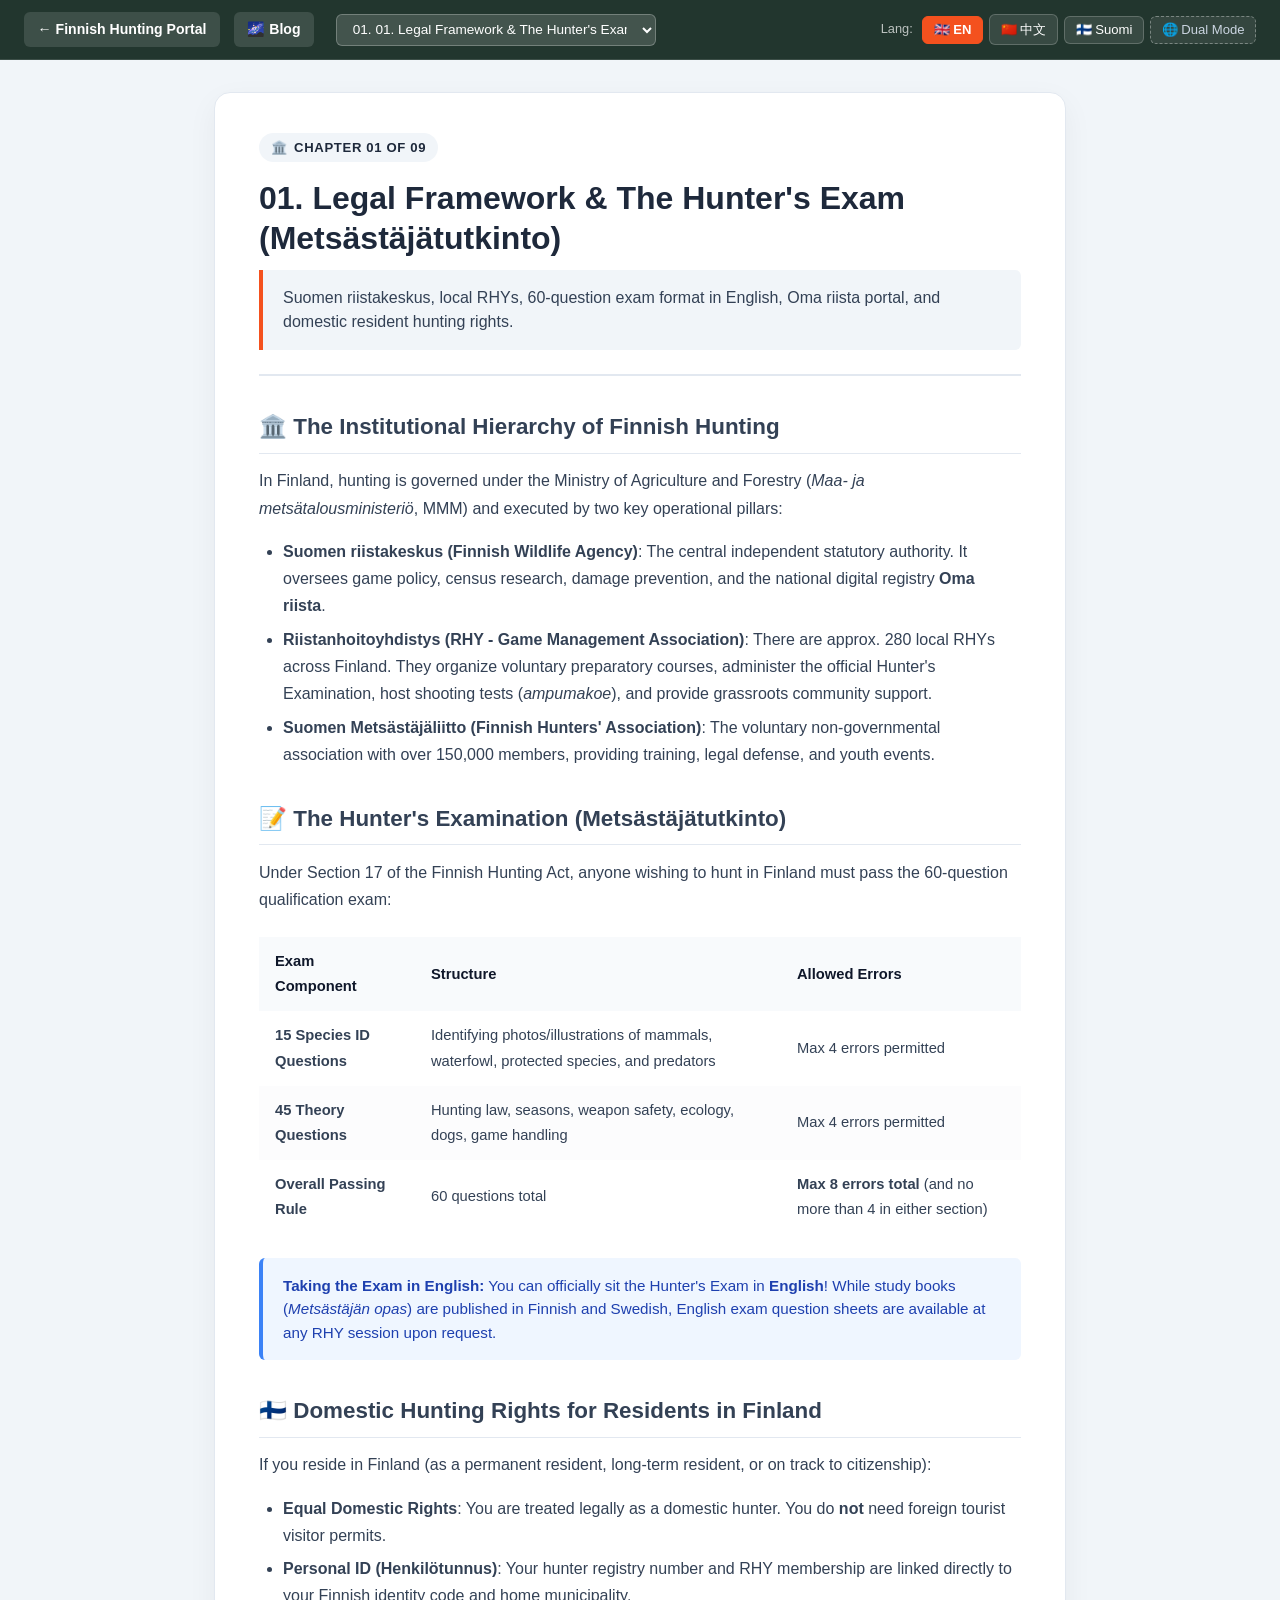
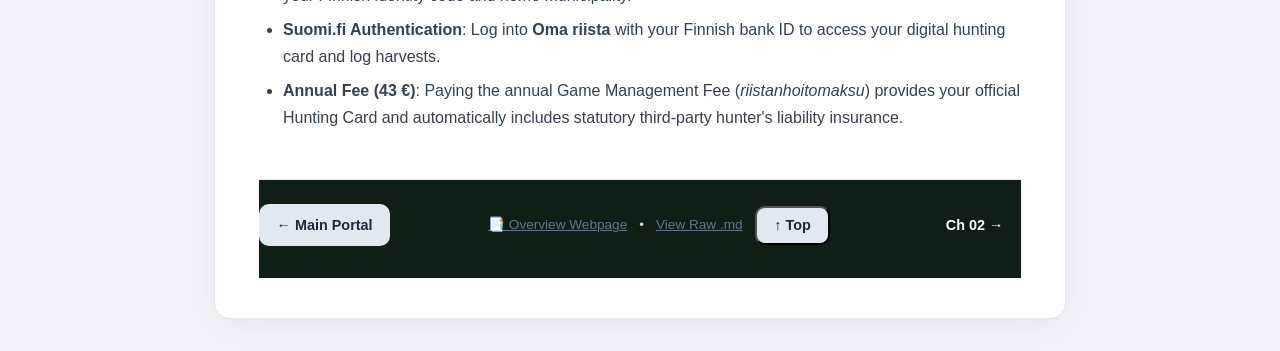
<file: docs/01_legal_framework_and_exam.html>
<!DOCTYPE html>
<html lang="en">
<head>
  <meta charset="UTF-8">
  <meta name="viewport" content="width=device-width, initial-scale=1.0">
  <title>01. Legal Framework & The Hunter's Exam (Metsästäjätutkinto) | Finnish Hunting Handbook</title>
  <link rel="stylesheet" href="../styles.css">
  <style>
    body {
      background-color: var(--color-slate-100);
      color: var(--color-slate-800);
      min-height: 100vh;
      display: flex;
      flex-direction: column;
      font-family: -apple-system, BlinkMacSystemFont, "Segoe UI", Roboto, Helvetica, Arial, sans-serif;
    }
    .doc-sticky-header {
      position: sticky;
      top: 0;
      z-index: 100;
      background: rgba(26, 46, 38, 0.96);
      backdrop-filter: blur(12px);
      border-bottom: 1px solid rgba(255, 255, 255, 0.12);
      padding: 0.75rem 1.5rem;
      display: flex;
      align-items: center;
      justify-content: space-between;
      gap: 1rem;
      flex-wrap: wrap;
    }
    .doc-nav-left {
      display: flex;
      align-items: center;
      gap: 0.85rem;
      flex-wrap: wrap;
    }
    .doc-btn-back {
      color: #fff;
      text-decoration: none;
      display: inline-flex;
      align-items: center;
      gap: 0.4rem;
      font-weight: 600;
      font-size: 0.88rem;
      padding: 0.4rem 0.85rem;
      background: rgba(255, 255, 255, 0.12);
      border-radius: var(--radius-sm);
      transition: all var(--transition-fast);
    }
    .doc-btn-back:hover {
      background: var(--color-forest-accent);
      color: #fff;
      transform: translateX(-2px);
    }
    .doc-select {
      background: rgba(255, 255, 255, 0.15);
      color: #fff;
      border: 1px solid rgba(255, 255, 255, 0.25);
      padding: 0.4rem 0.75rem;
      border-radius: var(--radius-sm);
      font-size: 0.85rem;
      cursor: pointer;
      outline: none;
      max-width: 320px;
    }
    .doc-select option {
      background: #1a2e26;
      color: #fff;
    }
    .doc-lang-controls {
      display: flex;
      align-items: center;
      gap: 0.4rem;
      flex-wrap: wrap;
    }
    .doc-lang-label {
      color: rgba(255,255,255,0.7);
      font-size: 0.8rem;
      margin-right: 0.2rem;
    }
    .doc-lang-btn {
      padding: 0.35rem 0.65rem;
      background: rgba(255, 255, 255, 0.1);
      border: 1px solid rgba(255, 255, 255, 0.2);
      border-radius: var(--radius-sm);
      color: #fff;
      font-size: 0.82rem;
      cursor: pointer;
      transition: all var(--transition-fast);
    }
    .doc-lang-btn:hover {
      background: rgba(255, 255, 255, 0.25);
    }
    .doc-lang-btn.active {
      background: var(--color-orange-500);
      border-color: var(--color-orange-500);
      font-weight: 700;
    }
    .doc-dual-btn {
      padding: 0.35rem 0.65rem;
      background: rgba(255, 255, 255, 0.08);
      border: 1px dashed rgba(255, 255, 255, 0.35);
      border-radius: var(--radius-sm);
      color: #cbd5e1;
      font-size: 0.82rem;
      cursor: pointer;
      transition: all var(--transition-fast);
    }
    .doc-dual-btn.active {
      background: var(--color-forest-accent);
      border-color: var(--color-forest-accent);
      color: #fff;
      font-weight: 700;
    }
    .doc-main-container {
      max-width: 900px;
      margin: 2rem auto;
      padding: 0 1.5rem;
      flex: 1;
      width: 100%;
    }
    .doc-card {
      background: #fff;
      border-radius: var(--radius-lg);
      padding: 2.5rem 2.75rem;
      box-shadow: 0 10px 30px rgba(0, 0, 0, 0.05);
      border: 1px solid var(--color-slate-200);
    }
    .doc-header-block {
      border-bottom: 2px solid var(--color-slate-200);
      padding-bottom: 1.5rem;
      margin-bottom: 2rem;
    }
    .doc-chapter-badge {
      display: inline-flex;
      align-items: center;
      gap: 0.4rem;
      background: var(--color-slate-100);
      border: 1px solid var(--color-slate-300);
      color: var(--color-forest-dark);
      font-size: 0.82rem;
      font-weight: 700;
      padding: 0.25rem 0.75rem;
      border-radius: 9999px;
      margin-bottom: 1rem;
      text-transform: uppercase;
      letter-spacing: 0.05em;
    }
    .doc-title {
      font-size: 2rem;
      font-weight: 800;
      color: var(--color-forest-dark);
      line-height: 1.25;
      margin-bottom: 0.75rem;
    }
    .doc-subtitle-box {
      background: #f1f5f9;
      border-left: 4px solid var(--color-orange-500);
      padding: 1rem 1.25rem;
      border-radius: 0 var(--radius-sm) var(--radius-sm) 0;
      color: var(--color-slate-700);
      font-size: 1rem;
      line-height: 1.5;
    }
    .doc-content-area {
      line-height: 1.7;
      color: #334155;
    }
    .doc-content-area h2 {
      font-size: 1.4rem;
      color: var(--color-forest-dark);
      margin-top: 2rem;
      margin-bottom: 0.85rem;
      border-bottom: 1px solid var(--color-slate-200);
      padding-bottom: 0.4rem;
    }
    .doc-content-area h3 {
      font-size: 1.15rem;
      color: #1e293b;
      margin-top: 1.5rem;
      margin-bottom: 0.6rem;
    }
    .doc-content-area p {
      margin-bottom: 1rem;
    }
    .doc-content-area ul, .doc-content-area ol {
      margin-bottom: 1.25rem;
      padding-left: 1.5rem;
    }
    .doc-content-area li {
      margin-bottom: 0.4rem;
    }
    .doc-content-area table {
      width: 100%;
      border-collapse: collapse;
      margin: 1.5rem 0;
      font-size: 0.92rem;
    }
    .doc-content-area th, .doc-content-area td {
      border: 1px solid var(--color-slate-300);
      padding: 0.75rem 1rem;
      text-align: left;
    }
    .doc-content-area th {
      background: #f8fafc;
      font-weight: 700;
      color: #0f172a;
    }
    .doc-content-area tr:nth-child(even) td {
      background: #fcfcfd;
    }
    .reader-alert {
      padding: 1rem 1.25rem;
      border-radius: var(--radius-sm);
      margin: 1.5rem 0;
      font-size: 0.95rem;
      line-height: 1.55;
    }
    .reader-alert.note {
      background-color: #eff6ff;
      border-left: 4px solid #3b82f6;
      color: #1e40af;
    }
    .reader-alert.warning {
      background-color: #fffbeb;
      border-left: 4px solid #f59e0b;
      color: #92400e;
    }
    .reader-alert.danger {
      background-color: #fef2f2;
      border-left: 4px solid #ef4444;
      color: #991b1b;
    }
    .secondary-preview-box {
      margin-top: 0.6rem;
      padding: 0.75rem 1rem;
      background: #f8fafc;
      border-left: 3px solid var(--color-orange-500);
      border-radius: 0 var(--radius-sm) var(--radius-sm) 0;
      color: #64748b;
      font-size: 0.92em;
    }
    .doc-footer-nav {
      margin-top: 3rem;
      padding-top: 1.5rem;
      border-top: 1px solid var(--color-slate-200);
      display: flex;
      justify-content: space-between;
      align-items: center;
      gap: 1rem;
      flex-wrap: wrap;
    }
    .doc-footer-links {
      display: flex;
      gap: 0.75rem;
      align-items: center;
    }
    .doc-nav-btn {
      display: inline-flex;
      align-items: center;
      gap: 0.4rem;
      padding: 0.6rem 1.1rem;
      background: var(--color-slate-200);
      color: var(--color-slate-800);
      border-radius: var(--radius-md);
      text-decoration: none;
      font-weight: 600;
      font-size: 0.9rem;
      transition: all var(--transition-fast);
    }
    .doc-nav-btn:hover {
      background: var(--color-forest-dark);
      color: #fff;
    }
    .doc-nav-btn.primary {
      background: var(--color-forest-dark);
      color: #fff;
    }
    .doc-nav-btn.primary:hover {
      background: var(--color-forest-accent);
    }
    .doc-raw-link {
      color: #64748b;
      font-size: 0.85rem;
      text-decoration: underline;
    }
    .doc-raw-link:hover {
      color: var(--color-forest-dark);
    }
    @media (max-width: 768px) {
      .doc-card {
        padding: 1.5rem;
      }
      .doc-title {
        font-size: 1.5rem;
      }
      .doc-select {
        max-width: 100%;
        width: 100%;
      }
    }
  </style>
</head>
<body>

  <!-- Sticky Header Bar -->
  <header class="doc-sticky-header">
    <div class="doc-nav-left">
      <a href="../index.html" class="doc-btn-back">← Finnish Hunting Portal</a>
      <a href="https://powerpig99.github.io/not-a-toe/" class="doc-btn-back" target="_blank" rel="noopener" style="margin-right:0.5rem;" title="Author Blog (Not a ToE)">🌌 Blog</a>
      <select class="doc-select" onchange="if(this.value) window.location.href=this.value" aria-label="Jump to Chapter">
        
    <option value="01_legal_framework_and_exam.html" selected>
      01. 01. Legal Framework & The Hunter's Exam (Metsästäjätutkinto)
    </option>
  
    <option value="02_firearms_and_licensing.html" >
      02. 02. Firearms, Licensing & Supervised Shooting (Ampuma-aselaki)
    </option>
  
    <option value="03_bow_hunting_alternative.html" >
      03. 03. Bow Hunting Alternative (Jousimetsästys)
    </option>
  
    <option value="04_land_access_and_permits.html" >
      04. 04. Land Access, State Forests & Hunting Clubs (Metsästysoikeus)
    </option>
  
    <option value="05_game_species_and_seasons.html" >
      05. 05. Finnish Game Species, Seasons & Rifle Test (Hirvikoe)
    </option>
  
    <option value="06_zero_experience_roadmap.html" >
      06. 06. Zero-Experience Practical Roadmap (From Beginner to Harvest)
    </option>
  
    <option value="07_safety_gear_and_ethics.html" >
      07. 07. Safety Regulations, Gear & Nordic Ethics
    </option>
  
    <option value="08_finnish_hunting_glossary.html" >
      08. 08. Finnish Hunting Glossary & Field Radio Commands
    </option>
  
    <option value="09_booking_shooting_and_joining_clubs.html" >
      09. 09. Booking a Shooting Session & Joining a Hunting Club
    </option>
  
      </select>
    </div>
    <div class="doc-lang-controls">
      <span class="doc-lang-label">Lang:</span>
      <button class="doc-lang-btn" data-lang="en" onclick="setLanguage('en')">🇬🇧 EN</button>
      <button class="doc-lang-btn" data-lang="zh" onclick="setLanguage('zh')">🇨🇳 中文</button>
      <button class="doc-lang-btn" data-lang="fi" onclick="setLanguage('fi')">🇫🇮 Suomi</button>
      <button id="doc-dual-toggle" class="doc-dual-btn" onclick="toggleDualLanguage()" title="Toggle Dual-Language Comparison">🌐 Dual Mode</button>
    </div>
  </header>

  <!-- Main Article Body -->
  <main class="doc-main-container">
    <article class="doc-card">
      <header class="doc-header-block">
        <div class="doc-chapter-badge">
          <span>🏛️</span>
          <span>Chapter 01 of 09</span>
        </div>
        <h1 id="doc-article-title" class="doc-title">01. Legal Framework & The Hunter's Exam (Metsästäjätutkinto)</h1>
        <div id="doc-article-subtitle" class="doc-subtitle-box">Suomen riistakeskus, local RHYs, 60-question exam format in English, Oma riista portal, and domestic resident hunting rights.</div>
      </header>

      <!-- Primary Content Area -->
      <div id="doc-content-body" class="doc-content-area">
        
        <h2>🏛️ The Institutional Hierarchy of Finnish Hunting</h2>
        <p>In Finland, hunting is governed under the Ministry of Agriculture and Forestry (<em>Maa- ja metsätalousministeriö</em>, MMM) and executed by two key operational pillars:</p>
        <ul>
          <li><strong>Suomen riistakeskus (Finnish Wildlife Agency)</strong>: The central independent statutory authority. It oversees game policy, census research, damage prevention, and the national digital registry <strong>Oma riista</strong>.</li>
          <li><strong>Riistanhoitoyhdistys (RHY - Game Management Association)</strong>: There are approx. 280 local RHYs across Finland. They organize voluntary preparatory courses, administer the official Hunter's Examination, host shooting tests (<em>ampumakoe</em>), and provide grassroots community support.</li>
          <li><strong>Suomen Metsästäjäliitto (Finnish Hunters' Association)</strong>: The voluntary non-governmental association with over 150,000 members, providing training, legal defense, and youth events.</li>
        </ul>

        <h2>📝 The Hunter's Examination (Metsästäjätutkinto)</h2>
        <p>Under Section 17 of the Finnish Hunting Act, anyone wishing to hunt in Finland must pass the 60-question qualification exam:</p>
        <table>
          <thead>
            <tr><th>Exam Component</th><th>Structure</th><th>Allowed Errors</th></tr>
          </thead>
          <tbody>
            <tr><td><strong>15 Species ID Questions</strong></td><td>Identifying photos/illustrations of mammals, waterfowl, protected species, and predators</td><td>Max 4 errors permitted</td></tr>
            <tr><td><strong>45 Theory Questions</strong></td><td>Hunting law, seasons, weapon safety, ecology, dogs, game handling</td><td>Max 4 errors permitted</td></tr>
            <tr><td><strong>Overall Passing Rule</strong></td><td>60 questions total</td><td><strong>Max 8 errors total</strong> (and no more than 4 in either section)</td></tr>
          </tbody>
        </table>

        <div class="reader-alert note">
          <strong>Taking the Exam in English:</strong> You can officially sit the Hunter's Exam in <strong>English</strong>! While study books (<em>Metsästäjän opas</em>) are published in Finnish and Swedish, English exam question sheets are available at any RHY session upon request.
        </div>

        <h2>🇫🇮 Domestic Hunting Rights for Residents in Finland</h2>
        <p>If you reside in Finland (as a permanent resident, long-term resident, or on track to citizenship):</p>
        <ul>
          <li><strong>Equal Domestic Rights</strong>: You are treated legally as a domestic hunter. You do <strong>not</strong> need foreign tourist visitor permits.</li>
          <li><strong>Personal ID (Henkilötunnus)</strong>: Your hunter registry number and RHY membership are linked directly to your Finnish identity code and home municipality.</li>
          <li><strong>Suomi.fi Authentication</strong>: Log into <strong>Oma riista</strong> with your Finnish bank ID to access your digital hunting card and log harvests.</li>
          <li><strong>Annual Fee (43 €)</strong>: Paying the annual Game Management Fee (<em>riistanhoitomaksu</em>) provides your official Hunting Card and automatically includes statutory third-party hunter's liability insurance.</li>
        </ul>
      
      </div>

      <!-- Navigation & Raw Source Footer -->
      <footer class="doc-footer-nav">
        <div>
          <a href="../index.html" class="doc-nav-btn">← Main Portal</a>
        </div>
        <div class="doc-footer-links">
          <a href="../overview.html" class="doc-raw-link">📑 Overview Webpage</a>
          <span style="color:#cbd5e1;">•</span>
          <a href="01_legal_framework_and_exam.md" class="doc-raw-link" target="_blank">View Raw .md</a>
          <button onclick="window.scrollTo({top:0, behavior:'smooth'})" class="doc-nav-btn" style="cursor:pointer;">↑ Top</button>
        </div>
        <div>
          <a href="02_firearms_and_licensing.html" class="doc-nav-btn primary">Ch 02 →</a>
        </div>
      </footer>
    </article>
  </main>

  <script src="../chapters.js"></script>
  <script>
    const CURRENT_CHAPTER_ID = "ch1";
    let currentLang = localStorage.getItem('fi_hunt_lang') || 'en';
    let secondaryLang = localStorage.getItem('fi_hunt_secondary_lang') || 'none';
    let dualEnabled = (secondaryLang !== 'none' && secondaryLang !== currentLang);

    function updateLanguageUI() {
      // Update buttons active class
      document.querySelectorAll('.doc-lang-btn').forEach(btn => {
        btn.classList.toggle('active', btn.dataset.lang === currentLang);
      });
      const dualBtn = document.getElementById('doc-dual-toggle');
      if (dualBtn) {
        dualBtn.classList.toggle('active', dualEnabled);
        dualBtn.textContent = dualEnabled ? '🌐 Dual: ON (' + secondaryLang.toUpperCase() + ')' : '🌐 Dual Mode';
      }

      // Find current chapter
      const chData = CHAPTERS_DATA.find(c => c.id === CURRENT_CHAPTER_ID);
      if (!chData) return;

      // Update Document Title
      const titleEl = document.getElementById('doc-article-title');
      const subEl = document.getElementById('doc-article-subtitle');
      const bodyEl = document.getElementById('doc-content-body');

      const title1 = chData.title[currentLang] || chData.title['en'];
      const sub1 = chData.subtitle[currentLang] || chData.subtitle['en'];
      const content1 = chData.content[currentLang] || chData.content['en'];

      if (dualEnabled && secondaryLang !== 'none' && secondaryLang !== currentLang) {
        const title2 = chData.title[secondaryLang] || chData.title['en'];
        const sub2 = chData.subtitle[secondaryLang] || chData.subtitle['en'];
        const content2 = chData.content[secondaryLang] || chData.content['en'];

        titleEl.innerHTML = '<div>' + title1 + '</div><div style="font-size: 1.15rem; color: #64748b; font-weight: 500; margin-top: 0.35rem;">' + title2 + '</div>';
        subEl.innerHTML = '<div>' + sub1 + '</div><div class="secondary-preview-box">' + sub2 + '</div>';
        bodyEl.innerHTML = '<div class="primary-lang-content">' + content1 + '</div>' +
          '<div style="margin: 2.5rem 0; border-top: 2px dashed #cbd5e1; padding-top: 1.5rem; background: #f8fafc; padding: 1.5rem; border-radius: 8px;">' +
          '<div style="font-weight: 700; color: #d97706; margin-bottom: 1rem; font-size: 0.95rem;">🌐 Comparison Language (' + (secondaryLang === 'zh' ? '中文' : (secondaryLang === 'fi' ? 'Suomi' : 'English')) + '):</div>' +
          '<div class="secondary-lang-content" style="color: #475569;">' + content2 + '</div>' +
          '</div>';
      } else {
        titleEl.textContent = title1;
        subEl.textContent = sub1;
        bodyEl.innerHTML = content1;
      }

      document.title = title1 + ' | Finnish Hunting Handbook';
    }

    function setLanguage(lang) {
      currentLang = lang;
      localStorage.setItem('fi_hunt_lang', lang);
      if (secondaryLang === lang) {
        secondaryLang = 'none';
        localStorage.setItem('fi_hunt_secondary_lang', 'none');
        dualEnabled = false;
      }
      updateLanguageUI();
    }

    function toggleDualLanguage() {
      if (dualEnabled) {
        dualEnabled = false;
        secondaryLang = 'none';
        localStorage.setItem('fi_hunt_secondary_lang', 'none');
      } else {
        dualEnabled = true;
        if (currentLang === 'en') secondaryLang = 'zh';
        else if (currentLang === 'zh') secondaryLang = 'en';
        else secondaryLang = 'en';
        localStorage.setItem('fi_hunt_secondary_lang', secondaryLang);
      }
      updateLanguageUI();
    }

    // Keyboard navigation
    document.addEventListener('keydown', (e) => {
      if (e.target.tagName === 'INPUT' || e.target.tagName === 'SELECT') return;
      
      if (e.key === 'ArrowRight') window.location.href = '02_firearms_and_licensing.html';
      if (e.key === 'Escape') window.location.href = '../index.html';
    });

    document.addEventListener('DOMContentLoaded', () => {
      updateLanguageUI();
    });
  </script>
</body>
</html>
</file>
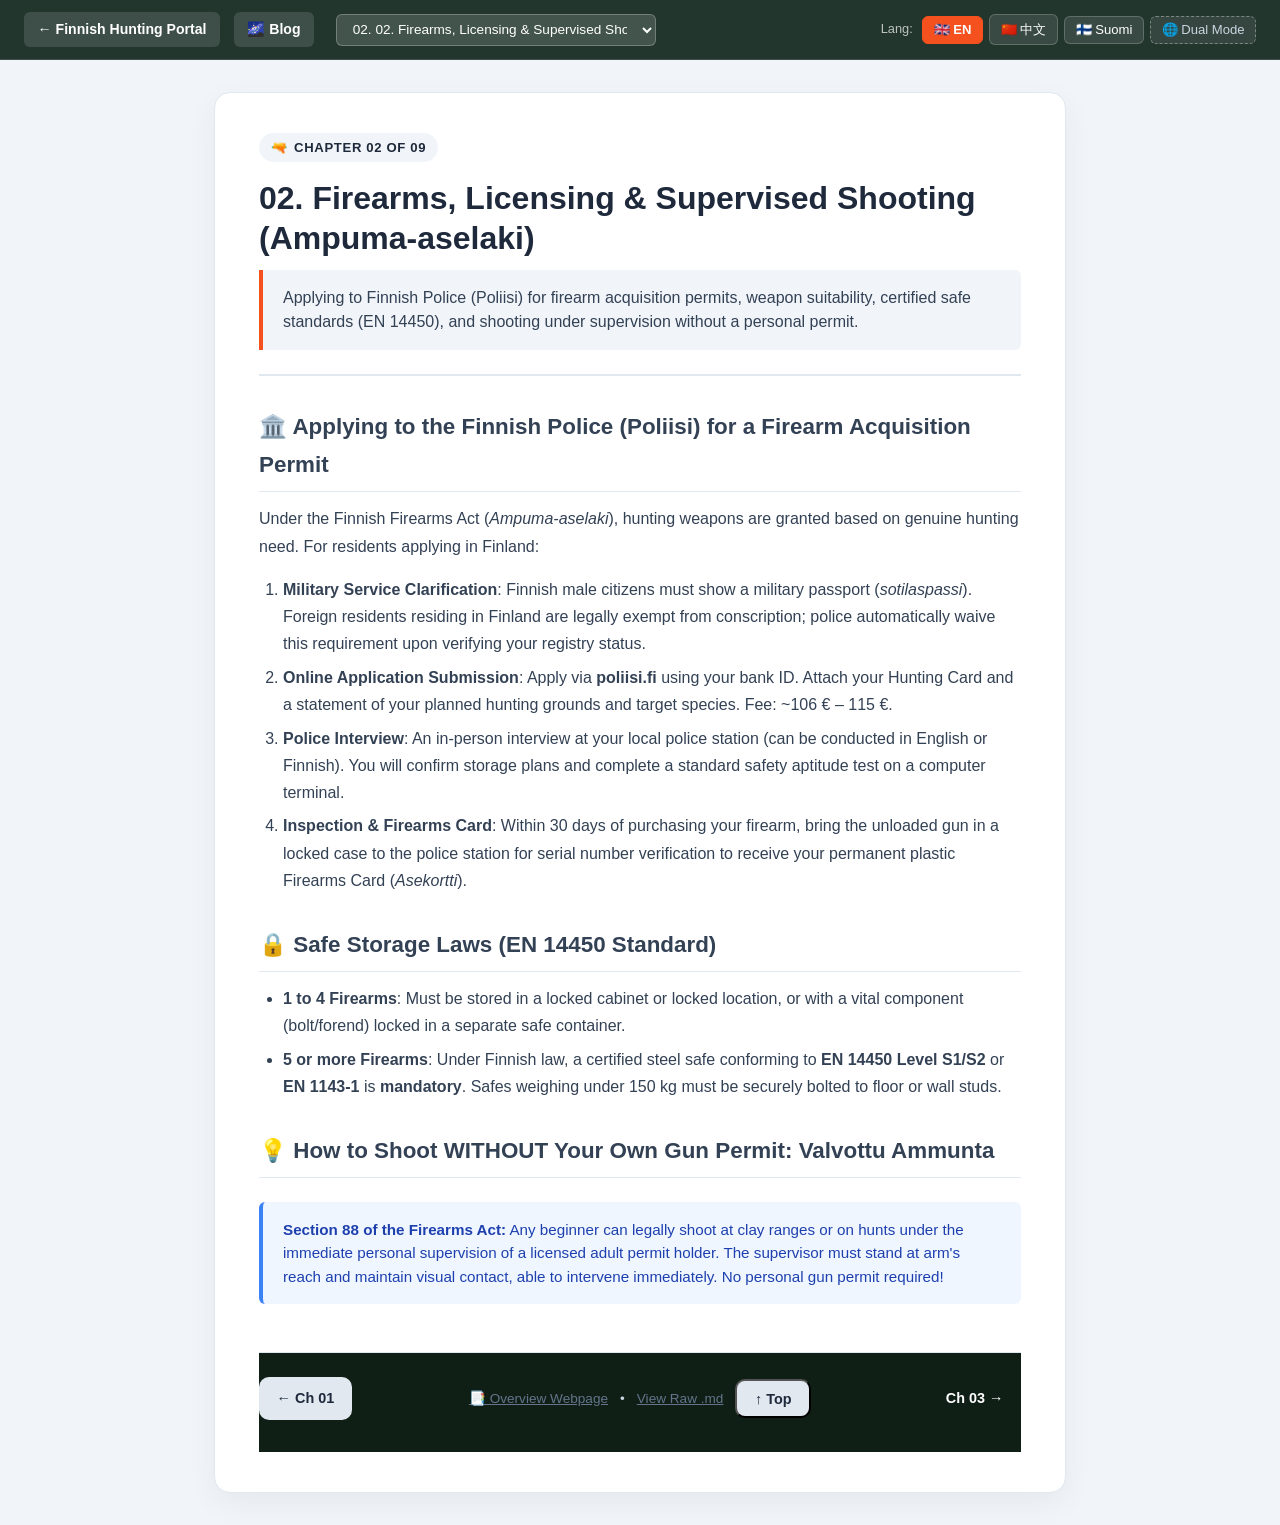
<file: docs/02_firearms_and_licensing.html>
<!DOCTYPE html>
<html lang="en">
<head>
  <meta charset="UTF-8">
  <meta name="viewport" content="width=device-width, initial-scale=1.0">
  <title>02. Firearms, Licensing & Supervised Shooting (Ampuma-aselaki) | Finnish Hunting Handbook</title>
  <link rel="stylesheet" href="../styles.css">
  <style>
    body {
      background-color: var(--color-slate-100);
      color: var(--color-slate-800);
      min-height: 100vh;
      display: flex;
      flex-direction: column;
      font-family: -apple-system, BlinkMacSystemFont, "Segoe UI", Roboto, Helvetica, Arial, sans-serif;
    }
    .doc-sticky-header {
      position: sticky;
      top: 0;
      z-index: 100;
      background: rgba(26, 46, 38, 0.96);
      backdrop-filter: blur(12px);
      border-bottom: 1px solid rgba(255, 255, 255, 0.12);
      padding: 0.75rem 1.5rem;
      display: flex;
      align-items: center;
      justify-content: space-between;
      gap: 1rem;
      flex-wrap: wrap;
    }
    .doc-nav-left {
      display: flex;
      align-items: center;
      gap: 0.85rem;
      flex-wrap: wrap;
    }
    .doc-btn-back {
      color: #fff;
      text-decoration: none;
      display: inline-flex;
      align-items: center;
      gap: 0.4rem;
      font-weight: 600;
      font-size: 0.88rem;
      padding: 0.4rem 0.85rem;
      background: rgba(255, 255, 255, 0.12);
      border-radius: var(--radius-sm);
      transition: all var(--transition-fast);
    }
    .doc-btn-back:hover {
      background: var(--color-forest-accent);
      color: #fff;
      transform: translateX(-2px);
    }
    .doc-select {
      background: rgba(255, 255, 255, 0.15);
      color: #fff;
      border: 1px solid rgba(255, 255, 255, 0.25);
      padding: 0.4rem 0.75rem;
      border-radius: var(--radius-sm);
      font-size: 0.85rem;
      cursor: pointer;
      outline: none;
      max-width: 320px;
    }
    .doc-select option {
      background: #1a2e26;
      color: #fff;
    }
    .doc-lang-controls {
      display: flex;
      align-items: center;
      gap: 0.4rem;
      flex-wrap: wrap;
    }
    .doc-lang-label {
      color: rgba(255,255,255,0.7);
      font-size: 0.8rem;
      margin-right: 0.2rem;
    }
    .doc-lang-btn {
      padding: 0.35rem 0.65rem;
      background: rgba(255, 255, 255, 0.1);
      border: 1px solid rgba(255, 255, 255, 0.2);
      border-radius: var(--radius-sm);
      color: #fff;
      font-size: 0.82rem;
      cursor: pointer;
      transition: all var(--transition-fast);
    }
    .doc-lang-btn:hover {
      background: rgba(255, 255, 255, 0.25);
    }
    .doc-lang-btn.active {
      background: var(--color-orange-500);
      border-color: var(--color-orange-500);
      font-weight: 700;
    }
    .doc-dual-btn {
      padding: 0.35rem 0.65rem;
      background: rgba(255, 255, 255, 0.08);
      border: 1px dashed rgba(255, 255, 255, 0.35);
      border-radius: var(--radius-sm);
      color: #cbd5e1;
      font-size: 0.82rem;
      cursor: pointer;
      transition: all var(--transition-fast);
    }
    .doc-dual-btn.active {
      background: var(--color-forest-accent);
      border-color: var(--color-forest-accent);
      color: #fff;
      font-weight: 700;
    }
    .doc-main-container {
      max-width: 900px;
      margin: 2rem auto;
      padding: 0 1.5rem;
      flex: 1;
      width: 100%;
    }
    .doc-card {
      background: #fff;
      border-radius: var(--radius-lg);
      padding: 2.5rem 2.75rem;
      box-shadow: 0 10px 30px rgba(0, 0, 0, 0.05);
      border: 1px solid var(--color-slate-200);
    }
    .doc-header-block {
      border-bottom: 2px solid var(--color-slate-200);
      padding-bottom: 1.5rem;
      margin-bottom: 2rem;
    }
    .doc-chapter-badge {
      display: inline-flex;
      align-items: center;
      gap: 0.4rem;
      background: var(--color-slate-100);
      border: 1px solid var(--color-slate-300);
      color: var(--color-forest-dark);
      font-size: 0.82rem;
      font-weight: 700;
      padding: 0.25rem 0.75rem;
      border-radius: 9999px;
      margin-bottom: 1rem;
      text-transform: uppercase;
      letter-spacing: 0.05em;
    }
    .doc-title {
      font-size: 2rem;
      font-weight: 800;
      color: var(--color-forest-dark);
      line-height: 1.25;
      margin-bottom: 0.75rem;
    }
    .doc-subtitle-box {
      background: #f1f5f9;
      border-left: 4px solid var(--color-orange-500);
      padding: 1rem 1.25rem;
      border-radius: 0 var(--radius-sm) var(--radius-sm) 0;
      color: var(--color-slate-700);
      font-size: 1rem;
      line-height: 1.5;
    }
    .doc-content-area {
      line-height: 1.7;
      color: #334155;
    }
    .doc-content-area h2 {
      font-size: 1.4rem;
      color: var(--color-forest-dark);
      margin-top: 2rem;
      margin-bottom: 0.85rem;
      border-bottom: 1px solid var(--color-slate-200);
      padding-bottom: 0.4rem;
    }
    .doc-content-area h3 {
      font-size: 1.15rem;
      color: #1e293b;
      margin-top: 1.5rem;
      margin-bottom: 0.6rem;
    }
    .doc-content-area p {
      margin-bottom: 1rem;
    }
    .doc-content-area ul, .doc-content-area ol {
      margin-bottom: 1.25rem;
      padding-left: 1.5rem;
    }
    .doc-content-area li {
      margin-bottom: 0.4rem;
    }
    .doc-content-area table {
      width: 100%;
      border-collapse: collapse;
      margin: 1.5rem 0;
      font-size: 0.92rem;
    }
    .doc-content-area th, .doc-content-area td {
      border: 1px solid var(--color-slate-300);
      padding: 0.75rem 1rem;
      text-align: left;
    }
    .doc-content-area th {
      background: #f8fafc;
      font-weight: 700;
      color: #0f172a;
    }
    .doc-content-area tr:nth-child(even) td {
      background: #fcfcfd;
    }
    .reader-alert {
      padding: 1rem 1.25rem;
      border-radius: var(--radius-sm);
      margin: 1.5rem 0;
      font-size: 0.95rem;
      line-height: 1.55;
    }
    .reader-alert.note {
      background-color: #eff6ff;
      border-left: 4px solid #3b82f6;
      color: #1e40af;
    }
    .reader-alert.warning {
      background-color: #fffbeb;
      border-left: 4px solid #f59e0b;
      color: #92400e;
    }
    .reader-alert.danger {
      background-color: #fef2f2;
      border-left: 4px solid #ef4444;
      color: #991b1b;
    }
    .secondary-preview-box {
      margin-top: 0.6rem;
      padding: 0.75rem 1rem;
      background: #f8fafc;
      border-left: 3px solid var(--color-orange-500);
      border-radius: 0 var(--radius-sm) var(--radius-sm) 0;
      color: #64748b;
      font-size: 0.92em;
    }
    .doc-footer-nav {
      margin-top: 3rem;
      padding-top: 1.5rem;
      border-top: 1px solid var(--color-slate-200);
      display: flex;
      justify-content: space-between;
      align-items: center;
      gap: 1rem;
      flex-wrap: wrap;
    }
    .doc-footer-links {
      display: flex;
      gap: 0.75rem;
      align-items: center;
    }
    .doc-nav-btn {
      display: inline-flex;
      align-items: center;
      gap: 0.4rem;
      padding: 0.6rem 1.1rem;
      background: var(--color-slate-200);
      color: var(--color-slate-800);
      border-radius: var(--radius-md);
      text-decoration: none;
      font-weight: 600;
      font-size: 0.9rem;
      transition: all var(--transition-fast);
    }
    .doc-nav-btn:hover {
      background: var(--color-forest-dark);
      color: #fff;
    }
    .doc-nav-btn.primary {
      background: var(--color-forest-dark);
      color: #fff;
    }
    .doc-nav-btn.primary:hover {
      background: var(--color-forest-accent);
    }
    .doc-raw-link {
      color: #64748b;
      font-size: 0.85rem;
      text-decoration: underline;
    }
    .doc-raw-link:hover {
      color: var(--color-forest-dark);
    }
    @media (max-width: 768px) {
      .doc-card {
        padding: 1.5rem;
      }
      .doc-title {
        font-size: 1.5rem;
      }
      .doc-select {
        max-width: 100%;
        width: 100%;
      }
    }
  </style>
</head>
<body>

  <!-- Sticky Header Bar -->
  <header class="doc-sticky-header">
    <div class="doc-nav-left">
      <a href="../index.html" class="doc-btn-back">← Finnish Hunting Portal</a>
      <a href="https://powerpig99.github.io/not-a-toe/" class="doc-btn-back" target="_blank" rel="noopener" style="margin-right:0.5rem;" title="Author Blog (Not a ToE)">🌌 Blog</a>
      <select class="doc-select" onchange="if(this.value) window.location.href=this.value" aria-label="Jump to Chapter">
        
    <option value="01_legal_framework_and_exam.html" >
      01. 01. Legal Framework & The Hunter's Exam (Metsästäjätutkinto)
    </option>
  
    <option value="02_firearms_and_licensing.html" selected>
      02. 02. Firearms, Licensing & Supervised Shooting (Ampuma-aselaki)
    </option>
  
    <option value="03_bow_hunting_alternative.html" >
      03. 03. Bow Hunting Alternative (Jousimetsästys)
    </option>
  
    <option value="04_land_access_and_permits.html" >
      04. 04. Land Access, State Forests & Hunting Clubs (Metsästysoikeus)
    </option>
  
    <option value="05_game_species_and_seasons.html" >
      05. 05. Finnish Game Species, Seasons & Rifle Test (Hirvikoe)
    </option>
  
    <option value="06_zero_experience_roadmap.html" >
      06. 06. Zero-Experience Practical Roadmap (From Beginner to Harvest)
    </option>
  
    <option value="07_safety_gear_and_ethics.html" >
      07. 07. Safety Regulations, Gear & Nordic Ethics
    </option>
  
    <option value="08_finnish_hunting_glossary.html" >
      08. 08. Finnish Hunting Glossary & Field Radio Commands
    </option>
  
    <option value="09_booking_shooting_and_joining_clubs.html" >
      09. 09. Booking a Shooting Session & Joining a Hunting Club
    </option>
  
      </select>
    </div>
    <div class="doc-lang-controls">
      <span class="doc-lang-label">Lang:</span>
      <button class="doc-lang-btn" data-lang="en" onclick="setLanguage('en')">🇬🇧 EN</button>
      <button class="doc-lang-btn" data-lang="zh" onclick="setLanguage('zh')">🇨🇳 中文</button>
      <button class="doc-lang-btn" data-lang="fi" onclick="setLanguage('fi')">🇫🇮 Suomi</button>
      <button id="doc-dual-toggle" class="doc-dual-btn" onclick="toggleDualLanguage()" title="Toggle Dual-Language Comparison">🌐 Dual Mode</button>
    </div>
  </header>

  <!-- Main Article Body -->
  <main class="doc-main-container">
    <article class="doc-card">
      <header class="doc-header-block">
        <div class="doc-chapter-badge">
          <span>🔫</span>
          <span>Chapter 02 of 09</span>
        </div>
        <h1 id="doc-article-title" class="doc-title">02. Firearms, Licensing & Supervised Shooting (Ampuma-aselaki)</h1>
        <div id="doc-article-subtitle" class="doc-subtitle-box">Applying to Finnish Police (Poliisi) for firearm acquisition permits, weapon suitability, certified safe standards (EN 14450), and shooting under supervision without a personal permit.</div>
      </header>

      <!-- Primary Content Area -->
      <div id="doc-content-body" class="doc-content-area">
        
        <h2>🏛️ Applying to the Finnish Police (Poliisi) for a Firearm Acquisition Permit</h2>
        <p>Under the Finnish Firearms Act (<em>Ampuma-aselaki</em>), hunting weapons are granted based on genuine hunting need. For residents applying in Finland:</p>
        <ol>
          <li><strong>Military Service Clarification</strong>: Finnish male citizens must show a military passport (<em>sotilaspassi</em>). Foreign residents residing in Finland are legally exempt from conscription; police automatically waive this requirement upon verifying your registry status.</li>
          <li><strong>Online Application Submission</strong>: Apply via <strong>poliisi.fi</strong> using your bank ID. Attach your Hunting Card and a statement of your planned hunting grounds and target species. Fee: ~106 € – 115 €.</li>
          <li><strong>Police Interview</strong>: An in-person interview at your local police station (can be conducted in English or Finnish). You will confirm storage plans and complete a standard safety aptitude test on a computer terminal.</li>
          <li><strong>Inspection & Firearms Card</strong>: Within 30 days of purchasing your firearm, bring the unloaded gun in a locked case to the police station for serial number verification to receive your permanent plastic Firearms Card (<em>Asekortti</em>).</li>
        </ol>

        <h2>🔒 Safe Storage Laws (EN 14450 Standard)</h2>
        <ul>
          <li><strong>1 to 4 Firearms</strong>: Must be stored in a locked cabinet or locked location, or with a vital component (bolt/forend) locked in a separate safe container.</li>
          <li><strong>5 or more Firearms</strong>: Under Finnish law, a certified steel safe conforming to <strong>EN 14450 Level S1/S2</strong> or <strong>EN 1143-1</strong> is <strong>mandatory</strong>. Safes weighing under 150 kg must be securely bolted to floor or wall studs.</li>
        </ul>

        <h2>💡 How to Shoot WITHOUT Your Own Gun Permit: Valvottu Ammunta</h2>
        <div class="reader-alert note">
          <strong>Section 88 of the Firearms Act:</strong> Any beginner can legally shoot at clay ranges or on hunts under the immediate personal supervision of a licensed adult permit holder. The supervisor must stand at arm's reach and maintain visual contact, able to intervene immediately. No personal gun permit required!
        </div>
      
      </div>

      <!-- Navigation & Raw Source Footer -->
      <footer class="doc-footer-nav">
        <div>
          <a href="01_legal_framework_and_exam.html" class="doc-nav-btn">← Ch 01</a>
        </div>
        <div class="doc-footer-links">
          <a href="../overview.html" class="doc-raw-link">📑 Overview Webpage</a>
          <span style="color:#cbd5e1;">•</span>
          <a href="02_firearms_and_licensing.md" class="doc-raw-link" target="_blank">View Raw .md</a>
          <button onclick="window.scrollTo({top:0, behavior:'smooth'})" class="doc-nav-btn" style="cursor:pointer;">↑ Top</button>
        </div>
        <div>
          <a href="03_bow_hunting_alternative.html" class="doc-nav-btn primary">Ch 03 →</a>
        </div>
      </footer>
    </article>
  </main>

  <script src="../chapters.js"></script>
  <script>
    const CURRENT_CHAPTER_ID = "ch2";
    let currentLang = localStorage.getItem('fi_hunt_lang') || 'en';
    let secondaryLang = localStorage.getItem('fi_hunt_secondary_lang') || 'none';
    let dualEnabled = (secondaryLang !== 'none' && secondaryLang !== currentLang);

    function updateLanguageUI() {
      // Update buttons active class
      document.querySelectorAll('.doc-lang-btn').forEach(btn => {
        btn.classList.toggle('active', btn.dataset.lang === currentLang);
      });
      const dualBtn = document.getElementById('doc-dual-toggle');
      if (dualBtn) {
        dualBtn.classList.toggle('active', dualEnabled);
        dualBtn.textContent = dualEnabled ? '🌐 Dual: ON (' + secondaryLang.toUpperCase() + ')' : '🌐 Dual Mode';
      }

      // Find current chapter
      const chData = CHAPTERS_DATA.find(c => c.id === CURRENT_CHAPTER_ID);
      if (!chData) return;

      // Update Document Title
      const titleEl = document.getElementById('doc-article-title');
      const subEl = document.getElementById('doc-article-subtitle');
      const bodyEl = document.getElementById('doc-content-body');

      const title1 = chData.title[currentLang] || chData.title['en'];
      const sub1 = chData.subtitle[currentLang] || chData.subtitle['en'];
      const content1 = chData.content[currentLang] || chData.content['en'];

      if (dualEnabled && secondaryLang !== 'none' && secondaryLang !== currentLang) {
        const title2 = chData.title[secondaryLang] || chData.title['en'];
        const sub2 = chData.subtitle[secondaryLang] || chData.subtitle['en'];
        const content2 = chData.content[secondaryLang] || chData.content['en'];

        titleEl.innerHTML = '<div>' + title1 + '</div><div style="font-size: 1.15rem; color: #64748b; font-weight: 500; margin-top: 0.35rem;">' + title2 + '</div>';
        subEl.innerHTML = '<div>' + sub1 + '</div><div class="secondary-preview-box">' + sub2 + '</div>';
        bodyEl.innerHTML = '<div class="primary-lang-content">' + content1 + '</div>' +
          '<div style="margin: 2.5rem 0; border-top: 2px dashed #cbd5e1; padding-top: 1.5rem; background: #f8fafc; padding: 1.5rem; border-radius: 8px;">' +
          '<div style="font-weight: 700; color: #d97706; margin-bottom: 1rem; font-size: 0.95rem;">🌐 Comparison Language (' + (secondaryLang === 'zh' ? '中文' : (secondaryLang === 'fi' ? 'Suomi' : 'English')) + '):</div>' +
          '<div class="secondary-lang-content" style="color: #475569;">' + content2 + '</div>' +
          '</div>';
      } else {
        titleEl.textContent = title1;
        subEl.textContent = sub1;
        bodyEl.innerHTML = content1;
      }

      document.title = title1 + ' | Finnish Hunting Handbook';
    }

    function setLanguage(lang) {
      currentLang = lang;
      localStorage.setItem('fi_hunt_lang', lang);
      if (secondaryLang === lang) {
        secondaryLang = 'none';
        localStorage.setItem('fi_hunt_secondary_lang', 'none');
        dualEnabled = false;
      }
      updateLanguageUI();
    }

    function toggleDualLanguage() {
      if (dualEnabled) {
        dualEnabled = false;
        secondaryLang = 'none';
        localStorage.setItem('fi_hunt_secondary_lang', 'none');
      } else {
        dualEnabled = true;
        if (currentLang === 'en') secondaryLang = 'zh';
        else if (currentLang === 'zh') secondaryLang = 'en';
        else secondaryLang = 'en';
        localStorage.setItem('fi_hunt_secondary_lang', secondaryLang);
      }
      updateLanguageUI();
    }

    // Keyboard navigation
    document.addEventListener('keydown', (e) => {
      if (e.target.tagName === 'INPUT' || e.target.tagName === 'SELECT') return;
      if (e.key === 'ArrowLeft') window.location.href = '01_legal_framework_and_exam.html';
      if (e.key === 'ArrowRight') window.location.href = '03_bow_hunting_alternative.html';
      if (e.key === 'Escape') window.location.href = '../index.html';
    });

    document.addEventListener('DOMContentLoaded', () => {
      updateLanguageUI();
    });
  </script>
</body>
</html>
</file>
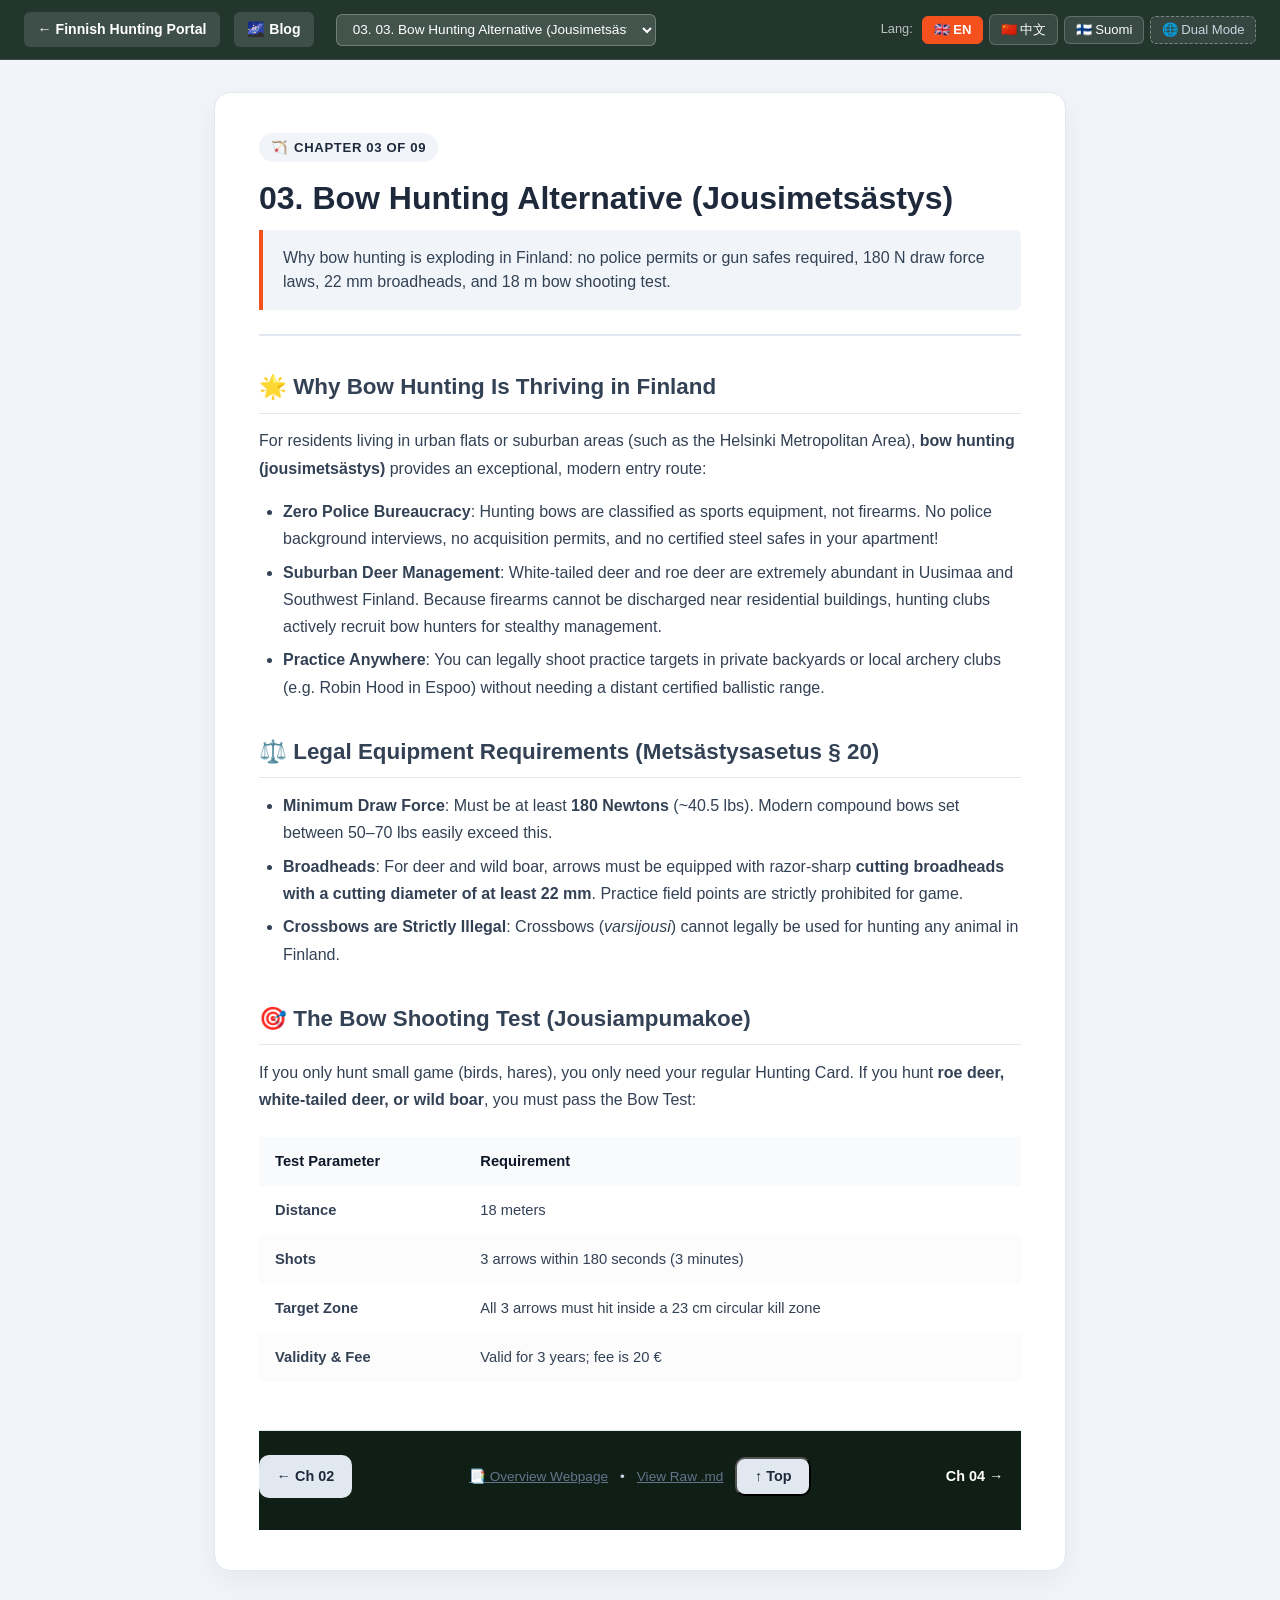
<file: docs/03_bow_hunting_alternative.html>
<!DOCTYPE html>
<html lang="en">
<head>
  <meta charset="UTF-8">
  <meta name="viewport" content="width=device-width, initial-scale=1.0">
  <title>03. Bow Hunting Alternative (Jousimetsästys) | Finnish Hunting Handbook</title>
  <link rel="stylesheet" href="../styles.css">
  <style>
    body {
      background-color: var(--color-slate-100);
      color: var(--color-slate-800);
      min-height: 100vh;
      display: flex;
      flex-direction: column;
      font-family: -apple-system, BlinkMacSystemFont, "Segoe UI", Roboto, Helvetica, Arial, sans-serif;
    }
    .doc-sticky-header {
      position: sticky;
      top: 0;
      z-index: 100;
      background: rgba(26, 46, 38, 0.96);
      backdrop-filter: blur(12px);
      border-bottom: 1px solid rgba(255, 255, 255, 0.12);
      padding: 0.75rem 1.5rem;
      display: flex;
      align-items: center;
      justify-content: space-between;
      gap: 1rem;
      flex-wrap: wrap;
    }
    .doc-nav-left {
      display: flex;
      align-items: center;
      gap: 0.85rem;
      flex-wrap: wrap;
    }
    .doc-btn-back {
      color: #fff;
      text-decoration: none;
      display: inline-flex;
      align-items: center;
      gap: 0.4rem;
      font-weight: 600;
      font-size: 0.88rem;
      padding: 0.4rem 0.85rem;
      background: rgba(255, 255, 255, 0.12);
      border-radius: var(--radius-sm);
      transition: all var(--transition-fast);
    }
    .doc-btn-back:hover {
      background: var(--color-forest-accent);
      color: #fff;
      transform: translateX(-2px);
    }
    .doc-select {
      background: rgba(255, 255, 255, 0.15);
      color: #fff;
      border: 1px solid rgba(255, 255, 255, 0.25);
      padding: 0.4rem 0.75rem;
      border-radius: var(--radius-sm);
      font-size: 0.85rem;
      cursor: pointer;
      outline: none;
      max-width: 320px;
    }
    .doc-select option {
      background: #1a2e26;
      color: #fff;
    }
    .doc-lang-controls {
      display: flex;
      align-items: center;
      gap: 0.4rem;
      flex-wrap: wrap;
    }
    .doc-lang-label {
      color: rgba(255,255,255,0.7);
      font-size: 0.8rem;
      margin-right: 0.2rem;
    }
    .doc-lang-btn {
      padding: 0.35rem 0.65rem;
      background: rgba(255, 255, 255, 0.1);
      border: 1px solid rgba(255, 255, 255, 0.2);
      border-radius: var(--radius-sm);
      color: #fff;
      font-size: 0.82rem;
      cursor: pointer;
      transition: all var(--transition-fast);
    }
    .doc-lang-btn:hover {
      background: rgba(255, 255, 255, 0.25);
    }
    .doc-lang-btn.active {
      background: var(--color-orange-500);
      border-color: var(--color-orange-500);
      font-weight: 700;
    }
    .doc-dual-btn {
      padding: 0.35rem 0.65rem;
      background: rgba(255, 255, 255, 0.08);
      border: 1px dashed rgba(255, 255, 255, 0.35);
      border-radius: var(--radius-sm);
      color: #cbd5e1;
      font-size: 0.82rem;
      cursor: pointer;
      transition: all var(--transition-fast);
    }
    .doc-dual-btn.active {
      background: var(--color-forest-accent);
      border-color: var(--color-forest-accent);
      color: #fff;
      font-weight: 700;
    }
    .doc-main-container {
      max-width: 900px;
      margin: 2rem auto;
      padding: 0 1.5rem;
      flex: 1;
      width: 100%;
    }
    .doc-card {
      background: #fff;
      border-radius: var(--radius-lg);
      padding: 2.5rem 2.75rem;
      box-shadow: 0 10px 30px rgba(0, 0, 0, 0.05);
      border: 1px solid var(--color-slate-200);
    }
    .doc-header-block {
      border-bottom: 2px solid var(--color-slate-200);
      padding-bottom: 1.5rem;
      margin-bottom: 2rem;
    }
    .doc-chapter-badge {
      display: inline-flex;
      align-items: center;
      gap: 0.4rem;
      background: var(--color-slate-100);
      border: 1px solid var(--color-slate-300);
      color: var(--color-forest-dark);
      font-size: 0.82rem;
      font-weight: 700;
      padding: 0.25rem 0.75rem;
      border-radius: 9999px;
      margin-bottom: 1rem;
      text-transform: uppercase;
      letter-spacing: 0.05em;
    }
    .doc-title {
      font-size: 2rem;
      font-weight: 800;
      color: var(--color-forest-dark);
      line-height: 1.25;
      margin-bottom: 0.75rem;
    }
    .doc-subtitle-box {
      background: #f1f5f9;
      border-left: 4px solid var(--color-orange-500);
      padding: 1rem 1.25rem;
      border-radius: 0 var(--radius-sm) var(--radius-sm) 0;
      color: var(--color-slate-700);
      font-size: 1rem;
      line-height: 1.5;
    }
    .doc-content-area {
      line-height: 1.7;
      color: #334155;
    }
    .doc-content-area h2 {
      font-size: 1.4rem;
      color: var(--color-forest-dark);
      margin-top: 2rem;
      margin-bottom: 0.85rem;
      border-bottom: 1px solid var(--color-slate-200);
      padding-bottom: 0.4rem;
    }
    .doc-content-area h3 {
      font-size: 1.15rem;
      color: #1e293b;
      margin-top: 1.5rem;
      margin-bottom: 0.6rem;
    }
    .doc-content-area p {
      margin-bottom: 1rem;
    }
    .doc-content-area ul, .doc-content-area ol {
      margin-bottom: 1.25rem;
      padding-left: 1.5rem;
    }
    .doc-content-area li {
      margin-bottom: 0.4rem;
    }
    .doc-content-area table {
      width: 100%;
      border-collapse: collapse;
      margin: 1.5rem 0;
      font-size: 0.92rem;
    }
    .doc-content-area th, .doc-content-area td {
      border: 1px solid var(--color-slate-300);
      padding: 0.75rem 1rem;
      text-align: left;
    }
    .doc-content-area th {
      background: #f8fafc;
      font-weight: 700;
      color: #0f172a;
    }
    .doc-content-area tr:nth-child(even) td {
      background: #fcfcfd;
    }
    .reader-alert {
      padding: 1rem 1.25rem;
      border-radius: var(--radius-sm);
      margin: 1.5rem 0;
      font-size: 0.95rem;
      line-height: 1.55;
    }
    .reader-alert.note {
      background-color: #eff6ff;
      border-left: 4px solid #3b82f6;
      color: #1e40af;
    }
    .reader-alert.warning {
      background-color: #fffbeb;
      border-left: 4px solid #f59e0b;
      color: #92400e;
    }
    .reader-alert.danger {
      background-color: #fef2f2;
      border-left: 4px solid #ef4444;
      color: #991b1b;
    }
    .secondary-preview-box {
      margin-top: 0.6rem;
      padding: 0.75rem 1rem;
      background: #f8fafc;
      border-left: 3px solid var(--color-orange-500);
      border-radius: 0 var(--radius-sm) var(--radius-sm) 0;
      color: #64748b;
      font-size: 0.92em;
    }
    .doc-footer-nav {
      margin-top: 3rem;
      padding-top: 1.5rem;
      border-top: 1px solid var(--color-slate-200);
      display: flex;
      justify-content: space-between;
      align-items: center;
      gap: 1rem;
      flex-wrap: wrap;
    }
    .doc-footer-links {
      display: flex;
      gap: 0.75rem;
      align-items: center;
    }
    .doc-nav-btn {
      display: inline-flex;
      align-items: center;
      gap: 0.4rem;
      padding: 0.6rem 1.1rem;
      background: var(--color-slate-200);
      color: var(--color-slate-800);
      border-radius: var(--radius-md);
      text-decoration: none;
      font-weight: 600;
      font-size: 0.9rem;
      transition: all var(--transition-fast);
    }
    .doc-nav-btn:hover {
      background: var(--color-forest-dark);
      color: #fff;
    }
    .doc-nav-btn.primary {
      background: var(--color-forest-dark);
      color: #fff;
    }
    .doc-nav-btn.primary:hover {
      background: var(--color-forest-accent);
    }
    .doc-raw-link {
      color: #64748b;
      font-size: 0.85rem;
      text-decoration: underline;
    }
    .doc-raw-link:hover {
      color: var(--color-forest-dark);
    }
    @media (max-width: 768px) {
      .doc-card {
        padding: 1.5rem;
      }
      .doc-title {
        font-size: 1.5rem;
      }
      .doc-select {
        max-width: 100%;
        width: 100%;
      }
    }
  </style>
</head>
<body>

  <!-- Sticky Header Bar -->
  <header class="doc-sticky-header">
    <div class="doc-nav-left">
      <a href="../index.html" class="doc-btn-back">← Finnish Hunting Portal</a>
      <a href="https://powerpig99.github.io/not-a-toe/" class="doc-btn-back" target="_blank" rel="noopener" style="margin-right:0.5rem;" title="Author Blog (Not a ToE)">🌌 Blog</a>
      <select class="doc-select" onchange="if(this.value) window.location.href=this.value" aria-label="Jump to Chapter">
        
    <option value="01_legal_framework_and_exam.html" >
      01. 01. Legal Framework & The Hunter's Exam (Metsästäjätutkinto)
    </option>
  
    <option value="02_firearms_and_licensing.html" >
      02. 02. Firearms, Licensing & Supervised Shooting (Ampuma-aselaki)
    </option>
  
    <option value="03_bow_hunting_alternative.html" selected>
      03. 03. Bow Hunting Alternative (Jousimetsästys)
    </option>
  
    <option value="04_land_access_and_permits.html" >
      04. 04. Land Access, State Forests & Hunting Clubs (Metsästysoikeus)
    </option>
  
    <option value="05_game_species_and_seasons.html" >
      05. 05. Finnish Game Species, Seasons & Rifle Test (Hirvikoe)
    </option>
  
    <option value="06_zero_experience_roadmap.html" >
      06. 06. Zero-Experience Practical Roadmap (From Beginner to Harvest)
    </option>
  
    <option value="07_safety_gear_and_ethics.html" >
      07. 07. Safety Regulations, Gear & Nordic Ethics
    </option>
  
    <option value="08_finnish_hunting_glossary.html" >
      08. 08. Finnish Hunting Glossary & Field Radio Commands
    </option>
  
    <option value="09_booking_shooting_and_joining_clubs.html" >
      09. 09. Booking a Shooting Session & Joining a Hunting Club
    </option>
  
      </select>
    </div>
    <div class="doc-lang-controls">
      <span class="doc-lang-label">Lang:</span>
      <button class="doc-lang-btn" data-lang="en" onclick="setLanguage('en')">🇬🇧 EN</button>
      <button class="doc-lang-btn" data-lang="zh" onclick="setLanguage('zh')">🇨🇳 中文</button>
      <button class="doc-lang-btn" data-lang="fi" onclick="setLanguage('fi')">🇫🇮 Suomi</button>
      <button id="doc-dual-toggle" class="doc-dual-btn" onclick="toggleDualLanguage()" title="Toggle Dual-Language Comparison">🌐 Dual Mode</button>
    </div>
  </header>

  <!-- Main Article Body -->
  <main class="doc-main-container">
    <article class="doc-card">
      <header class="doc-header-block">
        <div class="doc-chapter-badge">
          <span>🏹</span>
          <span>Chapter 03 of 09</span>
        </div>
        <h1 id="doc-article-title" class="doc-title">03. Bow Hunting Alternative (Jousimetsästys)</h1>
        <div id="doc-article-subtitle" class="doc-subtitle-box">Why bow hunting is exploding in Finland: no police permits or gun safes required, 180 N draw force laws, 22 mm broadheads, and 18 m bow shooting test.</div>
      </header>

      <!-- Primary Content Area -->
      <div id="doc-content-body" class="doc-content-area">
        
        <h2>🌟 Why Bow Hunting Is Thriving in Finland</h2>
        <p>For residents living in urban flats or suburban areas (such as the Helsinki Metropolitan Area), <strong>bow hunting (jousimetsästys)</strong> provides an exceptional, modern entry route:</p>
        <ul>
          <li><strong>Zero Police Bureaucracy</strong>: Hunting bows are classified as sports equipment, not firearms. No police background interviews, no acquisition permits, and no certified steel safes in your apartment!</li>
          <li><strong>Suburban Deer Management</strong>: White-tailed deer and roe deer are extremely abundant in Uusimaa and Southwest Finland. Because firearms cannot be discharged near residential buildings, hunting clubs actively recruit bow hunters for stealthy management.</li>
          <li><strong>Practice Anywhere</strong>: You can legally shoot practice targets in private backyards or local archery clubs (e.g. Robin Hood in Espoo) without needing a distant certified ballistic range.</li>
        </ul>

        <h2>⚖️ Legal Equipment Requirements (Metsästysasetus § 20)</h2>
        <ul>
          <li><strong>Minimum Draw Force</strong>: Must be at least <strong>180 Newtons</strong> (~40.5 lbs). Modern compound bows set between 50–70 lbs easily exceed this.</li>
          <li><strong>Broadheads</strong>: For deer and wild boar, arrows must be equipped with razor-sharp <strong>cutting broadheads with a cutting diameter of at least 22 mm</strong>. Practice field points are strictly prohibited for game.</li>
          <li><strong>Crossbows are Strictly Illegal</strong>: Crossbows (<em>varsijousi</em>) cannot legally be used for hunting any animal in Finland.</li>
        </ul>

        <h2>🎯 The Bow Shooting Test (Jousiampumakoe)</h2>
        <p>If you only hunt small game (birds, hares), you only need your regular Hunting Card. If you hunt <strong>roe deer, white-tailed deer, or wild boar</strong>, you must pass the Bow Test:</p>
        <table>
          <thead>
            <tr><th>Test Parameter</th><th>Requirement</th></tr>
          </thead>
          <tbody>
            <tr><td><strong>Distance</strong></td><td>18 meters</td></tr>
            <tr><td><strong>Shots</strong></td><td>3 arrows within 180 seconds (3 minutes)</td></tr>
            <tr><td><strong>Target Zone</strong></td><td>All 3 arrows must hit inside a 23 cm circular kill zone</td></tr>
            <tr><td><strong>Validity & Fee</strong></td><td>Valid for 3 years; fee is 20 €</td></tr>
          </tbody>
        </table>
      
      </div>

      <!-- Navigation & Raw Source Footer -->
      <footer class="doc-footer-nav">
        <div>
          <a href="02_firearms_and_licensing.html" class="doc-nav-btn">← Ch 02</a>
        </div>
        <div class="doc-footer-links">
          <a href="../overview.html" class="doc-raw-link">📑 Overview Webpage</a>
          <span style="color:#cbd5e1;">•</span>
          <a href="03_bow_hunting_alternative.md" class="doc-raw-link" target="_blank">View Raw .md</a>
          <button onclick="window.scrollTo({top:0, behavior:'smooth'})" class="doc-nav-btn" style="cursor:pointer;">↑ Top</button>
        </div>
        <div>
          <a href="04_land_access_and_permits.html" class="doc-nav-btn primary">Ch 04 →</a>
        </div>
      </footer>
    </article>
  </main>

  <script src="../chapters.js"></script>
  <script>
    const CURRENT_CHAPTER_ID = "ch3";
    let currentLang = localStorage.getItem('fi_hunt_lang') || 'en';
    let secondaryLang = localStorage.getItem('fi_hunt_secondary_lang') || 'none';
    let dualEnabled = (secondaryLang !== 'none' && secondaryLang !== currentLang);

    function updateLanguageUI() {
      // Update buttons active class
      document.querySelectorAll('.doc-lang-btn').forEach(btn => {
        btn.classList.toggle('active', btn.dataset.lang === currentLang);
      });
      const dualBtn = document.getElementById('doc-dual-toggle');
      if (dualBtn) {
        dualBtn.classList.toggle('active', dualEnabled);
        dualBtn.textContent = dualEnabled ? '🌐 Dual: ON (' + secondaryLang.toUpperCase() + ')' : '🌐 Dual Mode';
      }

      // Find current chapter
      const chData = CHAPTERS_DATA.find(c => c.id === CURRENT_CHAPTER_ID);
      if (!chData) return;

      // Update Document Title
      const titleEl = document.getElementById('doc-article-title');
      const subEl = document.getElementById('doc-article-subtitle');
      const bodyEl = document.getElementById('doc-content-body');

      const title1 = chData.title[currentLang] || chData.title['en'];
      const sub1 = chData.subtitle[currentLang] || chData.subtitle['en'];
      const content1 = chData.content[currentLang] || chData.content['en'];

      if (dualEnabled && secondaryLang !== 'none' && secondaryLang !== currentLang) {
        const title2 = chData.title[secondaryLang] || chData.title['en'];
        const sub2 = chData.subtitle[secondaryLang] || chData.subtitle['en'];
        const content2 = chData.content[secondaryLang] || chData.content['en'];

        titleEl.innerHTML = '<div>' + title1 + '</div><div style="font-size: 1.15rem; color: #64748b; font-weight: 500; margin-top: 0.35rem;">' + title2 + '</div>';
        subEl.innerHTML = '<div>' + sub1 + '</div><div class="secondary-preview-box">' + sub2 + '</div>';
        bodyEl.innerHTML = '<div class="primary-lang-content">' + content1 + '</div>' +
          '<div style="margin: 2.5rem 0; border-top: 2px dashed #cbd5e1; padding-top: 1.5rem; background: #f8fafc; padding: 1.5rem; border-radius: 8px;">' +
          '<div style="font-weight: 700; color: #d97706; margin-bottom: 1rem; font-size: 0.95rem;">🌐 Comparison Language (' + (secondaryLang === 'zh' ? '中文' : (secondaryLang === 'fi' ? 'Suomi' : 'English')) + '):</div>' +
          '<div class="secondary-lang-content" style="color: #475569;">' + content2 + '</div>' +
          '</div>';
      } else {
        titleEl.textContent = title1;
        subEl.textContent = sub1;
        bodyEl.innerHTML = content1;
      }

      document.title = title1 + ' | Finnish Hunting Handbook';
    }

    function setLanguage(lang) {
      currentLang = lang;
      localStorage.setItem('fi_hunt_lang', lang);
      if (secondaryLang === lang) {
        secondaryLang = 'none';
        localStorage.setItem('fi_hunt_secondary_lang', 'none');
        dualEnabled = false;
      }
      updateLanguageUI();
    }

    function toggleDualLanguage() {
      if (dualEnabled) {
        dualEnabled = false;
        secondaryLang = 'none';
        localStorage.setItem('fi_hunt_secondary_lang', 'none');
      } else {
        dualEnabled = true;
        if (currentLang === 'en') secondaryLang = 'zh';
        else if (currentLang === 'zh') secondaryLang = 'en';
        else secondaryLang = 'en';
        localStorage.setItem('fi_hunt_secondary_lang', secondaryLang);
      }
      updateLanguageUI();
    }

    // Keyboard navigation
    document.addEventListener('keydown', (e) => {
      if (e.target.tagName === 'INPUT' || e.target.tagName === 'SELECT') return;
      if (e.key === 'ArrowLeft') window.location.href = '02_firearms_and_licensing.html';
      if (e.key === 'ArrowRight') window.location.href = '04_land_access_and_permits.html';
      if (e.key === 'Escape') window.location.href = '../index.html';
    });

    document.addEventListener('DOMContentLoaded', () => {
      updateLanguageUI();
    });
  </script>
</body>
</html>
</file>
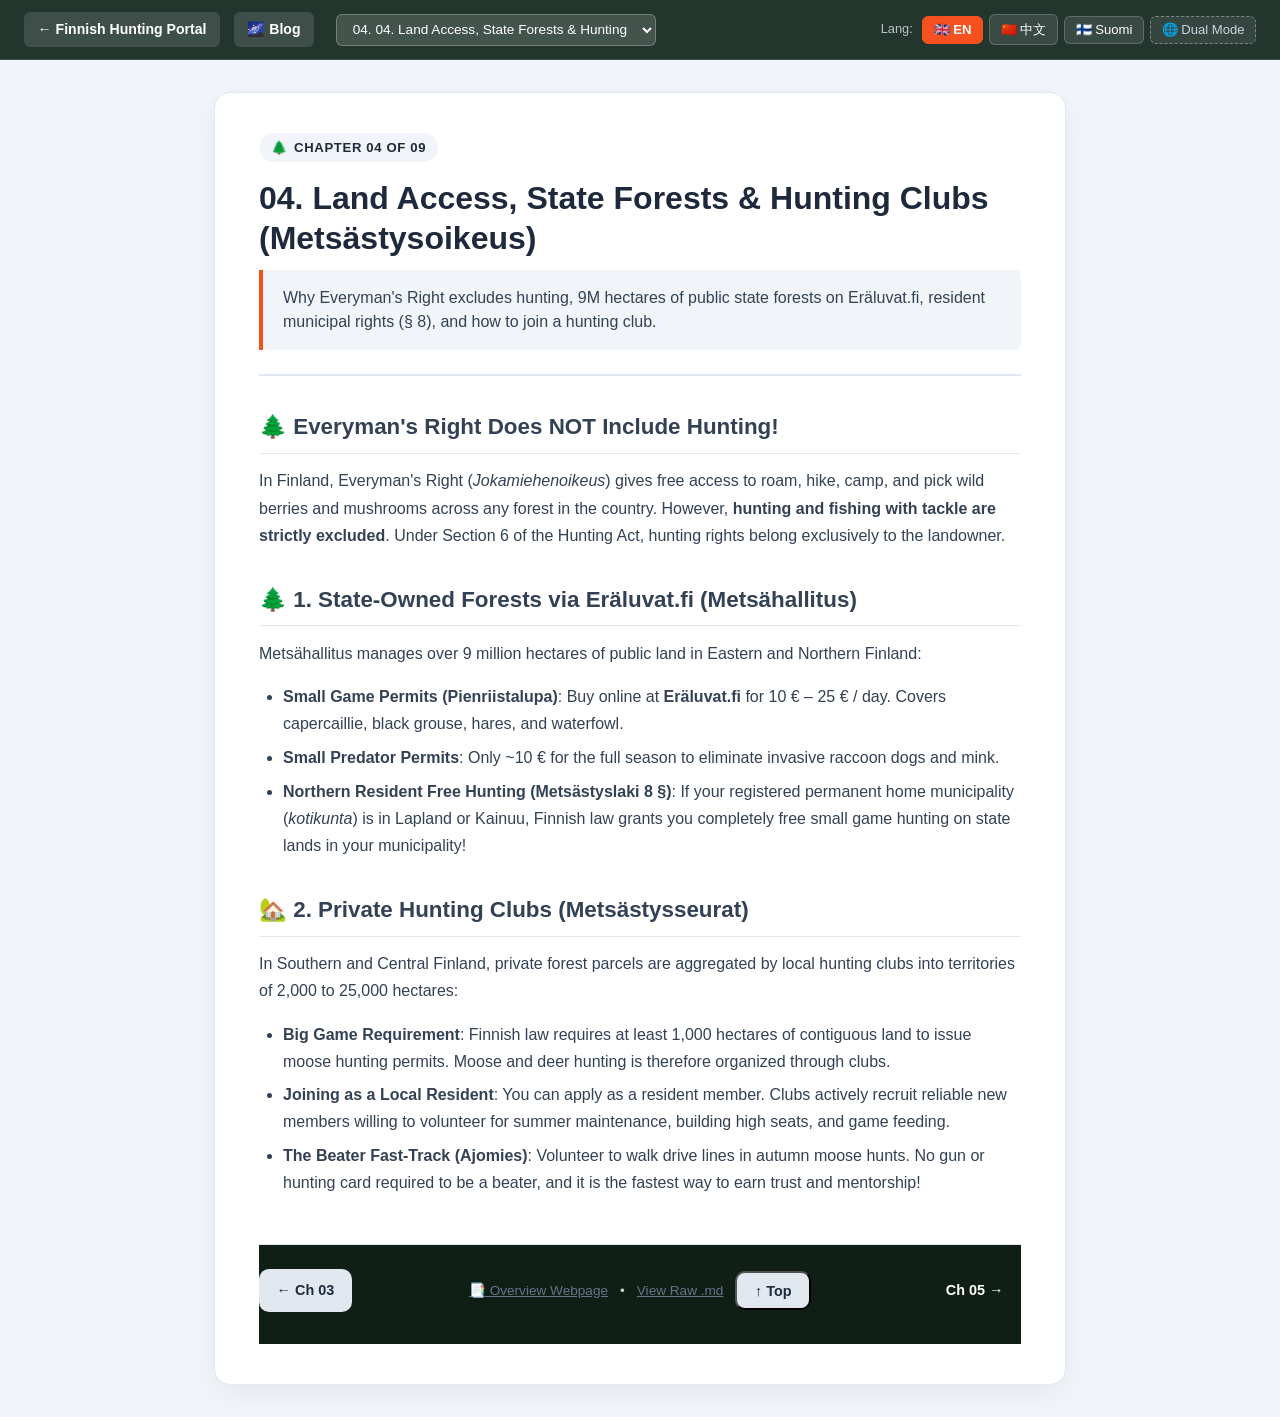
<file: docs/04_land_access_and_permits.html>
<!DOCTYPE html>
<html lang="en">
<head>
  <meta charset="UTF-8">
  <meta name="viewport" content="width=device-width, initial-scale=1.0">
  <title>04. Land Access, State Forests & Hunting Clubs (Metsästysoikeus) | Finnish Hunting Handbook</title>
  <link rel="stylesheet" href="../styles.css">
  <style>
    body {
      background-color: var(--color-slate-100);
      color: var(--color-slate-800);
      min-height: 100vh;
      display: flex;
      flex-direction: column;
      font-family: -apple-system, BlinkMacSystemFont, "Segoe UI", Roboto, Helvetica, Arial, sans-serif;
    }
    .doc-sticky-header {
      position: sticky;
      top: 0;
      z-index: 100;
      background: rgba(26, 46, 38, 0.96);
      backdrop-filter: blur(12px);
      border-bottom: 1px solid rgba(255, 255, 255, 0.12);
      padding: 0.75rem 1.5rem;
      display: flex;
      align-items: center;
      justify-content: space-between;
      gap: 1rem;
      flex-wrap: wrap;
    }
    .doc-nav-left {
      display: flex;
      align-items: center;
      gap: 0.85rem;
      flex-wrap: wrap;
    }
    .doc-btn-back {
      color: #fff;
      text-decoration: none;
      display: inline-flex;
      align-items: center;
      gap: 0.4rem;
      font-weight: 600;
      font-size: 0.88rem;
      padding: 0.4rem 0.85rem;
      background: rgba(255, 255, 255, 0.12);
      border-radius: var(--radius-sm);
      transition: all var(--transition-fast);
    }
    .doc-btn-back:hover {
      background: var(--color-forest-accent);
      color: #fff;
      transform: translateX(-2px);
    }
    .doc-select {
      background: rgba(255, 255, 255, 0.15);
      color: #fff;
      border: 1px solid rgba(255, 255, 255, 0.25);
      padding: 0.4rem 0.75rem;
      border-radius: var(--radius-sm);
      font-size: 0.85rem;
      cursor: pointer;
      outline: none;
      max-width: 320px;
    }
    .doc-select option {
      background: #1a2e26;
      color: #fff;
    }
    .doc-lang-controls {
      display: flex;
      align-items: center;
      gap: 0.4rem;
      flex-wrap: wrap;
    }
    .doc-lang-label {
      color: rgba(255,255,255,0.7);
      font-size: 0.8rem;
      margin-right: 0.2rem;
    }
    .doc-lang-btn {
      padding: 0.35rem 0.65rem;
      background: rgba(255, 255, 255, 0.1);
      border: 1px solid rgba(255, 255, 255, 0.2);
      border-radius: var(--radius-sm);
      color: #fff;
      font-size: 0.82rem;
      cursor: pointer;
      transition: all var(--transition-fast);
    }
    .doc-lang-btn:hover {
      background: rgba(255, 255, 255, 0.25);
    }
    .doc-lang-btn.active {
      background: var(--color-orange-500);
      border-color: var(--color-orange-500);
      font-weight: 700;
    }
    .doc-dual-btn {
      padding: 0.35rem 0.65rem;
      background: rgba(255, 255, 255, 0.08);
      border: 1px dashed rgba(255, 255, 255, 0.35);
      border-radius: var(--radius-sm);
      color: #cbd5e1;
      font-size: 0.82rem;
      cursor: pointer;
      transition: all var(--transition-fast);
    }
    .doc-dual-btn.active {
      background: var(--color-forest-accent);
      border-color: var(--color-forest-accent);
      color: #fff;
      font-weight: 700;
    }
    .doc-main-container {
      max-width: 900px;
      margin: 2rem auto;
      padding: 0 1.5rem;
      flex: 1;
      width: 100%;
    }
    .doc-card {
      background: #fff;
      border-radius: var(--radius-lg);
      padding: 2.5rem 2.75rem;
      box-shadow: 0 10px 30px rgba(0, 0, 0, 0.05);
      border: 1px solid var(--color-slate-200);
    }
    .doc-header-block {
      border-bottom: 2px solid var(--color-slate-200);
      padding-bottom: 1.5rem;
      margin-bottom: 2rem;
    }
    .doc-chapter-badge {
      display: inline-flex;
      align-items: center;
      gap: 0.4rem;
      background: var(--color-slate-100);
      border: 1px solid var(--color-slate-300);
      color: var(--color-forest-dark);
      font-size: 0.82rem;
      font-weight: 700;
      padding: 0.25rem 0.75rem;
      border-radius: 9999px;
      margin-bottom: 1rem;
      text-transform: uppercase;
      letter-spacing: 0.05em;
    }
    .doc-title {
      font-size: 2rem;
      font-weight: 800;
      color: var(--color-forest-dark);
      line-height: 1.25;
      margin-bottom: 0.75rem;
    }
    .doc-subtitle-box {
      background: #f1f5f9;
      border-left: 4px solid var(--color-orange-500);
      padding: 1rem 1.25rem;
      border-radius: 0 var(--radius-sm) var(--radius-sm) 0;
      color: var(--color-slate-700);
      font-size: 1rem;
      line-height: 1.5;
    }
    .doc-content-area {
      line-height: 1.7;
      color: #334155;
    }
    .doc-content-area h2 {
      font-size: 1.4rem;
      color: var(--color-forest-dark);
      margin-top: 2rem;
      margin-bottom: 0.85rem;
      border-bottom: 1px solid var(--color-slate-200);
      padding-bottom: 0.4rem;
    }
    .doc-content-area h3 {
      font-size: 1.15rem;
      color: #1e293b;
      margin-top: 1.5rem;
      margin-bottom: 0.6rem;
    }
    .doc-content-area p {
      margin-bottom: 1rem;
    }
    .doc-content-area ul, .doc-content-area ol {
      margin-bottom: 1.25rem;
      padding-left: 1.5rem;
    }
    .doc-content-area li {
      margin-bottom: 0.4rem;
    }
    .doc-content-area table {
      width: 100%;
      border-collapse: collapse;
      margin: 1.5rem 0;
      font-size: 0.92rem;
    }
    .doc-content-area th, .doc-content-area td {
      border: 1px solid var(--color-slate-300);
      padding: 0.75rem 1rem;
      text-align: left;
    }
    .doc-content-area th {
      background: #f8fafc;
      font-weight: 700;
      color: #0f172a;
    }
    .doc-content-area tr:nth-child(even) td {
      background: #fcfcfd;
    }
    .reader-alert {
      padding: 1rem 1.25rem;
      border-radius: var(--radius-sm);
      margin: 1.5rem 0;
      font-size: 0.95rem;
      line-height: 1.55;
    }
    .reader-alert.note {
      background-color: #eff6ff;
      border-left: 4px solid #3b82f6;
      color: #1e40af;
    }
    .reader-alert.warning {
      background-color: #fffbeb;
      border-left: 4px solid #f59e0b;
      color: #92400e;
    }
    .reader-alert.danger {
      background-color: #fef2f2;
      border-left: 4px solid #ef4444;
      color: #991b1b;
    }
    .secondary-preview-box {
      margin-top: 0.6rem;
      padding: 0.75rem 1rem;
      background: #f8fafc;
      border-left: 3px solid var(--color-orange-500);
      border-radius: 0 var(--radius-sm) var(--radius-sm) 0;
      color: #64748b;
      font-size: 0.92em;
    }
    .doc-footer-nav {
      margin-top: 3rem;
      padding-top: 1.5rem;
      border-top: 1px solid var(--color-slate-200);
      display: flex;
      justify-content: space-between;
      align-items: center;
      gap: 1rem;
      flex-wrap: wrap;
    }
    .doc-footer-links {
      display: flex;
      gap: 0.75rem;
      align-items: center;
    }
    .doc-nav-btn {
      display: inline-flex;
      align-items: center;
      gap: 0.4rem;
      padding: 0.6rem 1.1rem;
      background: var(--color-slate-200);
      color: var(--color-slate-800);
      border-radius: var(--radius-md);
      text-decoration: none;
      font-weight: 600;
      font-size: 0.9rem;
      transition: all var(--transition-fast);
    }
    .doc-nav-btn:hover {
      background: var(--color-forest-dark);
      color: #fff;
    }
    .doc-nav-btn.primary {
      background: var(--color-forest-dark);
      color: #fff;
    }
    .doc-nav-btn.primary:hover {
      background: var(--color-forest-accent);
    }
    .doc-raw-link {
      color: #64748b;
      font-size: 0.85rem;
      text-decoration: underline;
    }
    .doc-raw-link:hover {
      color: var(--color-forest-dark);
    }
    @media (max-width: 768px) {
      .doc-card {
        padding: 1.5rem;
      }
      .doc-title {
        font-size: 1.5rem;
      }
      .doc-select {
        max-width: 100%;
        width: 100%;
      }
    }
  </style>
</head>
<body>

  <!-- Sticky Header Bar -->
  <header class="doc-sticky-header">
    <div class="doc-nav-left">
      <a href="../index.html" class="doc-btn-back">← Finnish Hunting Portal</a>
      <a href="https://powerpig99.github.io/not-a-toe/" class="doc-btn-back" target="_blank" rel="noopener" style="margin-right:0.5rem;" title="Author Blog (Not a ToE)">🌌 Blog</a>
      <select class="doc-select" onchange="if(this.value) window.location.href=this.value" aria-label="Jump to Chapter">
        
    <option value="01_legal_framework_and_exam.html" >
      01. 01. Legal Framework & The Hunter's Exam (Metsästäjätutkinto)
    </option>
  
    <option value="02_firearms_and_licensing.html" >
      02. 02. Firearms, Licensing & Supervised Shooting (Ampuma-aselaki)
    </option>
  
    <option value="03_bow_hunting_alternative.html" >
      03. 03. Bow Hunting Alternative (Jousimetsästys)
    </option>
  
    <option value="04_land_access_and_permits.html" selected>
      04. 04. Land Access, State Forests & Hunting Clubs (Metsästysoikeus)
    </option>
  
    <option value="05_game_species_and_seasons.html" >
      05. 05. Finnish Game Species, Seasons & Rifle Test (Hirvikoe)
    </option>
  
    <option value="06_zero_experience_roadmap.html" >
      06. 06. Zero-Experience Practical Roadmap (From Beginner to Harvest)
    </option>
  
    <option value="07_safety_gear_and_ethics.html" >
      07. 07. Safety Regulations, Gear & Nordic Ethics
    </option>
  
    <option value="08_finnish_hunting_glossary.html" >
      08. 08. Finnish Hunting Glossary & Field Radio Commands
    </option>
  
    <option value="09_booking_shooting_and_joining_clubs.html" >
      09. 09. Booking a Shooting Session & Joining a Hunting Club
    </option>
  
      </select>
    </div>
    <div class="doc-lang-controls">
      <span class="doc-lang-label">Lang:</span>
      <button class="doc-lang-btn" data-lang="en" onclick="setLanguage('en')">🇬🇧 EN</button>
      <button class="doc-lang-btn" data-lang="zh" onclick="setLanguage('zh')">🇨🇳 中文</button>
      <button class="doc-lang-btn" data-lang="fi" onclick="setLanguage('fi')">🇫🇮 Suomi</button>
      <button id="doc-dual-toggle" class="doc-dual-btn" onclick="toggleDualLanguage()" title="Toggle Dual-Language Comparison">🌐 Dual Mode</button>
    </div>
  </header>

  <!-- Main Article Body -->
  <main class="doc-main-container">
    <article class="doc-card">
      <header class="doc-header-block">
        <div class="doc-chapter-badge">
          <span>🌲</span>
          <span>Chapter 04 of 09</span>
        </div>
        <h1 id="doc-article-title" class="doc-title">04. Land Access, State Forests & Hunting Clubs (Metsästysoikeus)</h1>
        <div id="doc-article-subtitle" class="doc-subtitle-box">Why Everyman's Right excludes hunting, 9M hectares of public state forests on Eräluvat.fi, resident municipal rights (§ 8), and how to join a hunting club.</div>
      </header>

      <!-- Primary Content Area -->
      <div id="doc-content-body" class="doc-content-area">
        
        <h2>🌲 Everyman's Right Does NOT Include Hunting!</h2>
        <p>In Finland, Everyman's Right (<em>Jokamiehenoikeus</em>) gives free access to roam, hike, camp, and pick wild berries and mushrooms across any forest in the country. However, <strong>hunting and fishing with tackle are strictly excluded</strong>. Under Section 6 of the Hunting Act, hunting rights belong exclusively to the landowner.</p>

        <h2>🌲 1. State-Owned Forests via Eräluvat.fi (Metsähallitus)</h2>
        <p>Metsähallitus manages over 9 million hectares of public land in Eastern and Northern Finland:</p>
        <ul>
          <li><strong>Small Game Permits (Pienriistalupa)</strong>: Buy online at <strong>Eräluvat.fi</strong> for 10 € – 25 € / day. Covers capercaillie, black grouse, hares, and waterfowl.</li>
          <li><strong>Small Predator Permits</strong>: Only ~10 € for the full season to eliminate invasive raccoon dogs and mink.</li>
          <li><strong>Northern Resident Free Hunting (Metsästyslaki 8 §)</strong>: If your registered permanent home municipality (<em>kotikunta</em>) is in Lapland or Kainuu, Finnish law grants you completely free small game hunting on state lands in your municipality!</li>
        </ul>

        <h2>🏡 2. Private Hunting Clubs (Metsästysseurat)</h2>
        <p>In Southern and Central Finland, private forest parcels are aggregated by local hunting clubs into territories of 2,000 to 25,000 hectares:</p>
        <ul>
          <li><strong>Big Game Requirement</strong>: Finnish law requires at least 1,000 hectares of contiguous land to issue moose hunting permits. Moose and deer hunting is therefore organized through clubs.</li>
          <li><strong>Joining as a Local Resident</strong>: You can apply as a resident member. Clubs actively recruit reliable new members willing to volunteer for summer maintenance, building high seats, and game feeding.</li>
          <li><strong>The Beater Fast-Track (Ajomies)</strong>: Volunteer to walk drive lines in autumn moose hunts. No gun or hunting card required to be a beater, and it is the fastest way to earn trust and mentorship!</li>
        </ul>
      
      </div>

      <!-- Navigation & Raw Source Footer -->
      <footer class="doc-footer-nav">
        <div>
          <a href="03_bow_hunting_alternative.html" class="doc-nav-btn">← Ch 03</a>
        </div>
        <div class="doc-footer-links">
          <a href="../overview.html" class="doc-raw-link">📑 Overview Webpage</a>
          <span style="color:#cbd5e1;">•</span>
          <a href="04_land_access_and_permits.md" class="doc-raw-link" target="_blank">View Raw .md</a>
          <button onclick="window.scrollTo({top:0, behavior:'smooth'})" class="doc-nav-btn" style="cursor:pointer;">↑ Top</button>
        </div>
        <div>
          <a href="05_game_species_and_seasons.html" class="doc-nav-btn primary">Ch 05 →</a>
        </div>
      </footer>
    </article>
  </main>

  <script src="../chapters.js"></script>
  <script>
    const CURRENT_CHAPTER_ID = "ch4";
    let currentLang = localStorage.getItem('fi_hunt_lang') || 'en';
    let secondaryLang = localStorage.getItem('fi_hunt_secondary_lang') || 'none';
    let dualEnabled = (secondaryLang !== 'none' && secondaryLang !== currentLang);

    function updateLanguageUI() {
      // Update buttons active class
      document.querySelectorAll('.doc-lang-btn').forEach(btn => {
        btn.classList.toggle('active', btn.dataset.lang === currentLang);
      });
      const dualBtn = document.getElementById('doc-dual-toggle');
      if (dualBtn) {
        dualBtn.classList.toggle('active', dualEnabled);
        dualBtn.textContent = dualEnabled ? '🌐 Dual: ON (' + secondaryLang.toUpperCase() + ')' : '🌐 Dual Mode';
      }

      // Find current chapter
      const chData = CHAPTERS_DATA.find(c => c.id === CURRENT_CHAPTER_ID);
      if (!chData) return;

      // Update Document Title
      const titleEl = document.getElementById('doc-article-title');
      const subEl = document.getElementById('doc-article-subtitle');
      const bodyEl = document.getElementById('doc-content-body');

      const title1 = chData.title[currentLang] || chData.title['en'];
      const sub1 = chData.subtitle[currentLang] || chData.subtitle['en'];
      const content1 = chData.content[currentLang] || chData.content['en'];

      if (dualEnabled && secondaryLang !== 'none' && secondaryLang !== currentLang) {
        const title2 = chData.title[secondaryLang] || chData.title['en'];
        const sub2 = chData.subtitle[secondaryLang] || chData.subtitle['en'];
        const content2 = chData.content[secondaryLang] || chData.content['en'];

        titleEl.innerHTML = '<div>' + title1 + '</div><div style="font-size: 1.15rem; color: #64748b; font-weight: 500; margin-top: 0.35rem;">' + title2 + '</div>';
        subEl.innerHTML = '<div>' + sub1 + '</div><div class="secondary-preview-box">' + sub2 + '</div>';
        bodyEl.innerHTML = '<div class="primary-lang-content">' + content1 + '</div>' +
          '<div style="margin: 2.5rem 0; border-top: 2px dashed #cbd5e1; padding-top: 1.5rem; background: #f8fafc; padding: 1.5rem; border-radius: 8px;">' +
          '<div style="font-weight: 700; color: #d97706; margin-bottom: 1rem; font-size: 0.95rem;">🌐 Comparison Language (' + (secondaryLang === 'zh' ? '中文' : (secondaryLang === 'fi' ? 'Suomi' : 'English')) + '):</div>' +
          '<div class="secondary-lang-content" style="color: #475569;">' + content2 + '</div>' +
          '</div>';
      } else {
        titleEl.textContent = title1;
        subEl.textContent = sub1;
        bodyEl.innerHTML = content1;
      }

      document.title = title1 + ' | Finnish Hunting Handbook';
    }

    function setLanguage(lang) {
      currentLang = lang;
      localStorage.setItem('fi_hunt_lang', lang);
      if (secondaryLang === lang) {
        secondaryLang = 'none';
        localStorage.setItem('fi_hunt_secondary_lang', 'none');
        dualEnabled = false;
      }
      updateLanguageUI();
    }

    function toggleDualLanguage() {
      if (dualEnabled) {
        dualEnabled = false;
        secondaryLang = 'none';
        localStorage.setItem('fi_hunt_secondary_lang', 'none');
      } else {
        dualEnabled = true;
        if (currentLang === 'en') secondaryLang = 'zh';
        else if (currentLang === 'zh') secondaryLang = 'en';
        else secondaryLang = 'en';
        localStorage.setItem('fi_hunt_secondary_lang', secondaryLang);
      }
      updateLanguageUI();
    }

    // Keyboard navigation
    document.addEventListener('keydown', (e) => {
      if (e.target.tagName === 'INPUT' || e.target.tagName === 'SELECT') return;
      if (e.key === 'ArrowLeft') window.location.href = '03_bow_hunting_alternative.html';
      if (e.key === 'ArrowRight') window.location.href = '05_game_species_and_seasons.html';
      if (e.key === 'Escape') window.location.href = '../index.html';
    });

    document.addEventListener('DOMContentLoaded', () => {
      updateLanguageUI();
    });
  </script>
</body>
</html>
</file>
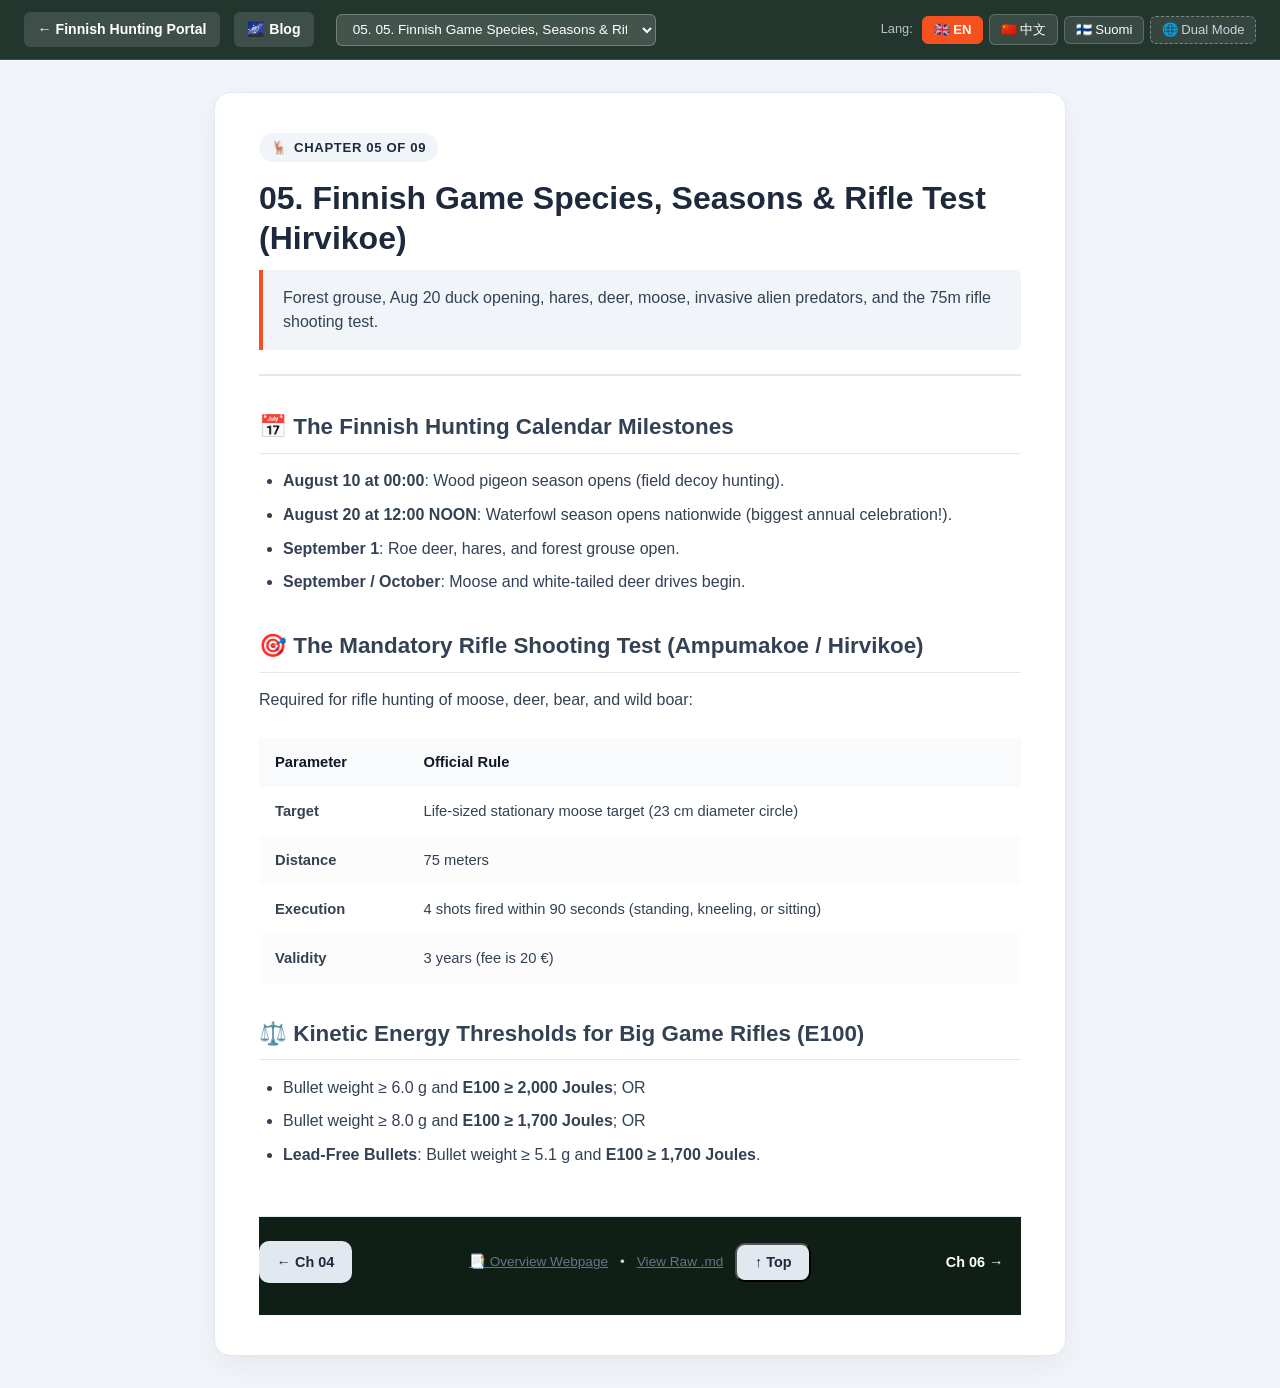
<file: docs/05_game_species_and_seasons.html>
<!DOCTYPE html>
<html lang="en">
<head>
  <meta charset="UTF-8">
  <meta name="viewport" content="width=device-width, initial-scale=1.0">
  <title>05. Finnish Game Species, Seasons & Rifle Test (Hirvikoe) | Finnish Hunting Handbook</title>
  <link rel="stylesheet" href="../styles.css">
  <style>
    body {
      background-color: var(--color-slate-100);
      color: var(--color-slate-800);
      min-height: 100vh;
      display: flex;
      flex-direction: column;
      font-family: -apple-system, BlinkMacSystemFont, "Segoe UI", Roboto, Helvetica, Arial, sans-serif;
    }
    .doc-sticky-header {
      position: sticky;
      top: 0;
      z-index: 100;
      background: rgba(26, 46, 38, 0.96);
      backdrop-filter: blur(12px);
      border-bottom: 1px solid rgba(255, 255, 255, 0.12);
      padding: 0.75rem 1.5rem;
      display: flex;
      align-items: center;
      justify-content: space-between;
      gap: 1rem;
      flex-wrap: wrap;
    }
    .doc-nav-left {
      display: flex;
      align-items: center;
      gap: 0.85rem;
      flex-wrap: wrap;
    }
    .doc-btn-back {
      color: #fff;
      text-decoration: none;
      display: inline-flex;
      align-items: center;
      gap: 0.4rem;
      font-weight: 600;
      font-size: 0.88rem;
      padding: 0.4rem 0.85rem;
      background: rgba(255, 255, 255, 0.12);
      border-radius: var(--radius-sm);
      transition: all var(--transition-fast);
    }
    .doc-btn-back:hover {
      background: var(--color-forest-accent);
      color: #fff;
      transform: translateX(-2px);
    }
    .doc-select {
      background: rgba(255, 255, 255, 0.15);
      color: #fff;
      border: 1px solid rgba(255, 255, 255, 0.25);
      padding: 0.4rem 0.75rem;
      border-radius: var(--radius-sm);
      font-size: 0.85rem;
      cursor: pointer;
      outline: none;
      max-width: 320px;
    }
    .doc-select option {
      background: #1a2e26;
      color: #fff;
    }
    .doc-lang-controls {
      display: flex;
      align-items: center;
      gap: 0.4rem;
      flex-wrap: wrap;
    }
    .doc-lang-label {
      color: rgba(255,255,255,0.7);
      font-size: 0.8rem;
      margin-right: 0.2rem;
    }
    .doc-lang-btn {
      padding: 0.35rem 0.65rem;
      background: rgba(255, 255, 255, 0.1);
      border: 1px solid rgba(255, 255, 255, 0.2);
      border-radius: var(--radius-sm);
      color: #fff;
      font-size: 0.82rem;
      cursor: pointer;
      transition: all var(--transition-fast);
    }
    .doc-lang-btn:hover {
      background: rgba(255, 255, 255, 0.25);
    }
    .doc-lang-btn.active {
      background: var(--color-orange-500);
      border-color: var(--color-orange-500);
      font-weight: 700;
    }
    .doc-dual-btn {
      padding: 0.35rem 0.65rem;
      background: rgba(255, 255, 255, 0.08);
      border: 1px dashed rgba(255, 255, 255, 0.35);
      border-radius: var(--radius-sm);
      color: #cbd5e1;
      font-size: 0.82rem;
      cursor: pointer;
      transition: all var(--transition-fast);
    }
    .doc-dual-btn.active {
      background: var(--color-forest-accent);
      border-color: var(--color-forest-accent);
      color: #fff;
      font-weight: 700;
    }
    .doc-main-container {
      max-width: 900px;
      margin: 2rem auto;
      padding: 0 1.5rem;
      flex: 1;
      width: 100%;
    }
    .doc-card {
      background: #fff;
      border-radius: var(--radius-lg);
      padding: 2.5rem 2.75rem;
      box-shadow: 0 10px 30px rgba(0, 0, 0, 0.05);
      border: 1px solid var(--color-slate-200);
    }
    .doc-header-block {
      border-bottom: 2px solid var(--color-slate-200);
      padding-bottom: 1.5rem;
      margin-bottom: 2rem;
    }
    .doc-chapter-badge {
      display: inline-flex;
      align-items: center;
      gap: 0.4rem;
      background: var(--color-slate-100);
      border: 1px solid var(--color-slate-300);
      color: var(--color-forest-dark);
      font-size: 0.82rem;
      font-weight: 700;
      padding: 0.25rem 0.75rem;
      border-radius: 9999px;
      margin-bottom: 1rem;
      text-transform: uppercase;
      letter-spacing: 0.05em;
    }
    .doc-title {
      font-size: 2rem;
      font-weight: 800;
      color: var(--color-forest-dark);
      line-height: 1.25;
      margin-bottom: 0.75rem;
    }
    .doc-subtitle-box {
      background: #f1f5f9;
      border-left: 4px solid var(--color-orange-500);
      padding: 1rem 1.25rem;
      border-radius: 0 var(--radius-sm) var(--radius-sm) 0;
      color: var(--color-slate-700);
      font-size: 1rem;
      line-height: 1.5;
    }
    .doc-content-area {
      line-height: 1.7;
      color: #334155;
    }
    .doc-content-area h2 {
      font-size: 1.4rem;
      color: var(--color-forest-dark);
      margin-top: 2rem;
      margin-bottom: 0.85rem;
      border-bottom: 1px solid var(--color-slate-200);
      padding-bottom: 0.4rem;
    }
    .doc-content-area h3 {
      font-size: 1.15rem;
      color: #1e293b;
      margin-top: 1.5rem;
      margin-bottom: 0.6rem;
    }
    .doc-content-area p {
      margin-bottom: 1rem;
    }
    .doc-content-area ul, .doc-content-area ol {
      margin-bottom: 1.25rem;
      padding-left: 1.5rem;
    }
    .doc-content-area li {
      margin-bottom: 0.4rem;
    }
    .doc-content-area table {
      width: 100%;
      border-collapse: collapse;
      margin: 1.5rem 0;
      font-size: 0.92rem;
    }
    .doc-content-area th, .doc-content-area td {
      border: 1px solid var(--color-slate-300);
      padding: 0.75rem 1rem;
      text-align: left;
    }
    .doc-content-area th {
      background: #f8fafc;
      font-weight: 700;
      color: #0f172a;
    }
    .doc-content-area tr:nth-child(even) td {
      background: #fcfcfd;
    }
    .reader-alert {
      padding: 1rem 1.25rem;
      border-radius: var(--radius-sm);
      margin: 1.5rem 0;
      font-size: 0.95rem;
      line-height: 1.55;
    }
    .reader-alert.note {
      background-color: #eff6ff;
      border-left: 4px solid #3b82f6;
      color: #1e40af;
    }
    .reader-alert.warning {
      background-color: #fffbeb;
      border-left: 4px solid #f59e0b;
      color: #92400e;
    }
    .reader-alert.danger {
      background-color: #fef2f2;
      border-left: 4px solid #ef4444;
      color: #991b1b;
    }
    .secondary-preview-box {
      margin-top: 0.6rem;
      padding: 0.75rem 1rem;
      background: #f8fafc;
      border-left: 3px solid var(--color-orange-500);
      border-radius: 0 var(--radius-sm) var(--radius-sm) 0;
      color: #64748b;
      font-size: 0.92em;
    }
    .doc-footer-nav {
      margin-top: 3rem;
      padding-top: 1.5rem;
      border-top: 1px solid var(--color-slate-200);
      display: flex;
      justify-content: space-between;
      align-items: center;
      gap: 1rem;
      flex-wrap: wrap;
    }
    .doc-footer-links {
      display: flex;
      gap: 0.75rem;
      align-items: center;
    }
    .doc-nav-btn {
      display: inline-flex;
      align-items: center;
      gap: 0.4rem;
      padding: 0.6rem 1.1rem;
      background: var(--color-slate-200);
      color: var(--color-slate-800);
      border-radius: var(--radius-md);
      text-decoration: none;
      font-weight: 600;
      font-size: 0.9rem;
      transition: all var(--transition-fast);
    }
    .doc-nav-btn:hover {
      background: var(--color-forest-dark);
      color: #fff;
    }
    .doc-nav-btn.primary {
      background: var(--color-forest-dark);
      color: #fff;
    }
    .doc-nav-btn.primary:hover {
      background: var(--color-forest-accent);
    }
    .doc-raw-link {
      color: #64748b;
      font-size: 0.85rem;
      text-decoration: underline;
    }
    .doc-raw-link:hover {
      color: var(--color-forest-dark);
    }
    @media (max-width: 768px) {
      .doc-card {
        padding: 1.5rem;
      }
      .doc-title {
        font-size: 1.5rem;
      }
      .doc-select {
        max-width: 100%;
        width: 100%;
      }
    }
  </style>
</head>
<body>

  <!-- Sticky Header Bar -->
  <header class="doc-sticky-header">
    <div class="doc-nav-left">
      <a href="../index.html" class="doc-btn-back">← Finnish Hunting Portal</a>
      <a href="https://powerpig99.github.io/not-a-toe/" class="doc-btn-back" target="_blank" rel="noopener" style="margin-right:0.5rem;" title="Author Blog (Not a ToE)">🌌 Blog</a>
      <select class="doc-select" onchange="if(this.value) window.location.href=this.value" aria-label="Jump to Chapter">
        
    <option value="01_legal_framework_and_exam.html" >
      01. 01. Legal Framework & The Hunter's Exam (Metsästäjätutkinto)
    </option>
  
    <option value="02_firearms_and_licensing.html" >
      02. 02. Firearms, Licensing & Supervised Shooting (Ampuma-aselaki)
    </option>
  
    <option value="03_bow_hunting_alternative.html" >
      03. 03. Bow Hunting Alternative (Jousimetsästys)
    </option>
  
    <option value="04_land_access_and_permits.html" >
      04. 04. Land Access, State Forests & Hunting Clubs (Metsästysoikeus)
    </option>
  
    <option value="05_game_species_and_seasons.html" selected>
      05. 05. Finnish Game Species, Seasons & Rifle Test (Hirvikoe)
    </option>
  
    <option value="06_zero_experience_roadmap.html" >
      06. 06. Zero-Experience Practical Roadmap (From Beginner to Harvest)
    </option>
  
    <option value="07_safety_gear_and_ethics.html" >
      07. 07. Safety Regulations, Gear & Nordic Ethics
    </option>
  
    <option value="08_finnish_hunting_glossary.html" >
      08. 08. Finnish Hunting Glossary & Field Radio Commands
    </option>
  
    <option value="09_booking_shooting_and_joining_clubs.html" >
      09. 09. Booking a Shooting Session & Joining a Hunting Club
    </option>
  
      </select>
    </div>
    <div class="doc-lang-controls">
      <span class="doc-lang-label">Lang:</span>
      <button class="doc-lang-btn" data-lang="en" onclick="setLanguage('en')">🇬🇧 EN</button>
      <button class="doc-lang-btn" data-lang="zh" onclick="setLanguage('zh')">🇨🇳 中文</button>
      <button class="doc-lang-btn" data-lang="fi" onclick="setLanguage('fi')">🇫🇮 Suomi</button>
      <button id="doc-dual-toggle" class="doc-dual-btn" onclick="toggleDualLanguage()" title="Toggle Dual-Language Comparison">🌐 Dual Mode</button>
    </div>
  </header>

  <!-- Main Article Body -->
  <main class="doc-main-container">
    <article class="doc-card">
      <header class="doc-header-block">
        <div class="doc-chapter-badge">
          <span>🦌</span>
          <span>Chapter 05 of 09</span>
        </div>
        <h1 id="doc-article-title" class="doc-title">05. Finnish Game Species, Seasons & Rifle Test (Hirvikoe)</h1>
        <div id="doc-article-subtitle" class="doc-subtitle-box">Forest grouse, Aug 20 duck opening, hares, deer, moose, invasive alien predators, and the 75m rifle shooting test.</div>
      </header>

      <!-- Primary Content Area -->
      <div id="doc-content-body" class="doc-content-area">
        
        <h2>📅 The Finnish Hunting Calendar Milestones</h2>
        <ul>
          <li><strong>August 10 at 00:00</strong>: Wood pigeon season opens (field decoy hunting).</li>
          <li><strong>August 20 at 12:00 NOON</strong>: Waterfowl season opens nationwide (biggest annual celebration!).</li>
          <li><strong>September 1</strong>: Roe deer, hares, and forest grouse open.</li>
          <li><strong>September / October</strong>: Moose and white-tailed deer drives begin.</li>
        </ul>

        <h2>🎯 The Mandatory Rifle Shooting Test (Ampumakoe / Hirvikoe)</h2>
        <p>Required for rifle hunting of moose, deer, bear, and wild boar:</p>
        <table>
          <thead>
            <tr><th>Parameter</th><th>Official Rule</th></tr>
          </thead>
          <tbody>
            <tr><td><strong>Target</strong></td><td>Life-sized stationary moose target (23 cm diameter circle)</td></tr>
            <tr><td><strong>Distance</strong></td><td>75 meters</td></tr>
            <tr><td><strong>Execution</strong></td><td>4 shots fired within 90 seconds (standing, kneeling, or sitting)</td></tr>
            <tr><td><strong>Validity</strong></td><td>3 years (fee is 20 €)</td></tr>
          </tbody>
        </table>

        <h2>⚖️ Kinetic Energy Thresholds for Big Game Rifles (E100)</h2>
        <ul>
          <li>Bullet weight ≥ 6.0 g and <strong>E100 ≥ 2,000 Joules</strong>; OR</li>
          <li>Bullet weight ≥ 8.0 g and <strong>E100 ≥ 1,700 Joules</strong>; OR</li>
          <li><strong>Lead-Free Bullets</strong>: Bullet weight ≥ 5.1 g and <strong>E100 ≥ 1,700 Joules</strong>.</li>
        </ul>
      
      </div>

      <!-- Navigation & Raw Source Footer -->
      <footer class="doc-footer-nav">
        <div>
          <a href="04_land_access_and_permits.html" class="doc-nav-btn">← Ch 04</a>
        </div>
        <div class="doc-footer-links">
          <a href="../overview.html" class="doc-raw-link">📑 Overview Webpage</a>
          <span style="color:#cbd5e1;">•</span>
          <a href="05_game_species_and_seasons.md" class="doc-raw-link" target="_blank">View Raw .md</a>
          <button onclick="window.scrollTo({top:0, behavior:'smooth'})" class="doc-nav-btn" style="cursor:pointer;">↑ Top</button>
        </div>
        <div>
          <a href="06_zero_experience_roadmap.html" class="doc-nav-btn primary">Ch 06 →</a>
        </div>
      </footer>
    </article>
  </main>

  <script src="../chapters.js"></script>
  <script>
    const CURRENT_CHAPTER_ID = "ch5";
    let currentLang = localStorage.getItem('fi_hunt_lang') || 'en';
    let secondaryLang = localStorage.getItem('fi_hunt_secondary_lang') || 'none';
    let dualEnabled = (secondaryLang !== 'none' && secondaryLang !== currentLang);

    function updateLanguageUI() {
      // Update buttons active class
      document.querySelectorAll('.doc-lang-btn').forEach(btn => {
        btn.classList.toggle('active', btn.dataset.lang === currentLang);
      });
      const dualBtn = document.getElementById('doc-dual-toggle');
      if (dualBtn) {
        dualBtn.classList.toggle('active', dualEnabled);
        dualBtn.textContent = dualEnabled ? '🌐 Dual: ON (' + secondaryLang.toUpperCase() + ')' : '🌐 Dual Mode';
      }

      // Find current chapter
      const chData = CHAPTERS_DATA.find(c => c.id === CURRENT_CHAPTER_ID);
      if (!chData) return;

      // Update Document Title
      const titleEl = document.getElementById('doc-article-title');
      const subEl = document.getElementById('doc-article-subtitle');
      const bodyEl = document.getElementById('doc-content-body');

      const title1 = chData.title[currentLang] || chData.title['en'];
      const sub1 = chData.subtitle[currentLang] || chData.subtitle['en'];
      const content1 = chData.content[currentLang] || chData.content['en'];

      if (dualEnabled && secondaryLang !== 'none' && secondaryLang !== currentLang) {
        const title2 = chData.title[secondaryLang] || chData.title['en'];
        const sub2 = chData.subtitle[secondaryLang] || chData.subtitle['en'];
        const content2 = chData.content[secondaryLang] || chData.content['en'];

        titleEl.innerHTML = '<div>' + title1 + '</div><div style="font-size: 1.15rem; color: #64748b; font-weight: 500; margin-top: 0.35rem;">' + title2 + '</div>';
        subEl.innerHTML = '<div>' + sub1 + '</div><div class="secondary-preview-box">' + sub2 + '</div>';
        bodyEl.innerHTML = '<div class="primary-lang-content">' + content1 + '</div>' +
          '<div style="margin: 2.5rem 0; border-top: 2px dashed #cbd5e1; padding-top: 1.5rem; background: #f8fafc; padding: 1.5rem; border-radius: 8px;">' +
          '<div style="font-weight: 700; color: #d97706; margin-bottom: 1rem; font-size: 0.95rem;">🌐 Comparison Language (' + (secondaryLang === 'zh' ? '中文' : (secondaryLang === 'fi' ? 'Suomi' : 'English')) + '):</div>' +
          '<div class="secondary-lang-content" style="color: #475569;">' + content2 + '</div>' +
          '</div>';
      } else {
        titleEl.textContent = title1;
        subEl.textContent = sub1;
        bodyEl.innerHTML = content1;
      }

      document.title = title1 + ' | Finnish Hunting Handbook';
    }

    function setLanguage(lang) {
      currentLang = lang;
      localStorage.setItem('fi_hunt_lang', lang);
      if (secondaryLang === lang) {
        secondaryLang = 'none';
        localStorage.setItem('fi_hunt_secondary_lang', 'none');
        dualEnabled = false;
      }
      updateLanguageUI();
    }

    function toggleDualLanguage() {
      if (dualEnabled) {
        dualEnabled = false;
        secondaryLang = 'none';
        localStorage.setItem('fi_hunt_secondary_lang', 'none');
      } else {
        dualEnabled = true;
        if (currentLang === 'en') secondaryLang = 'zh';
        else if (currentLang === 'zh') secondaryLang = 'en';
        else secondaryLang = 'en';
        localStorage.setItem('fi_hunt_secondary_lang', secondaryLang);
      }
      updateLanguageUI();
    }

    // Keyboard navigation
    document.addEventListener('keydown', (e) => {
      if (e.target.tagName === 'INPUT' || e.target.tagName === 'SELECT') return;
      if (e.key === 'ArrowLeft') window.location.href = '04_land_access_and_permits.html';
      if (e.key === 'ArrowRight') window.location.href = '06_zero_experience_roadmap.html';
      if (e.key === 'Escape') window.location.href = '../index.html';
    });

    document.addEventListener('DOMContentLoaded', () => {
      updateLanguageUI();
    });
  </script>
</body>
</html>
</file>
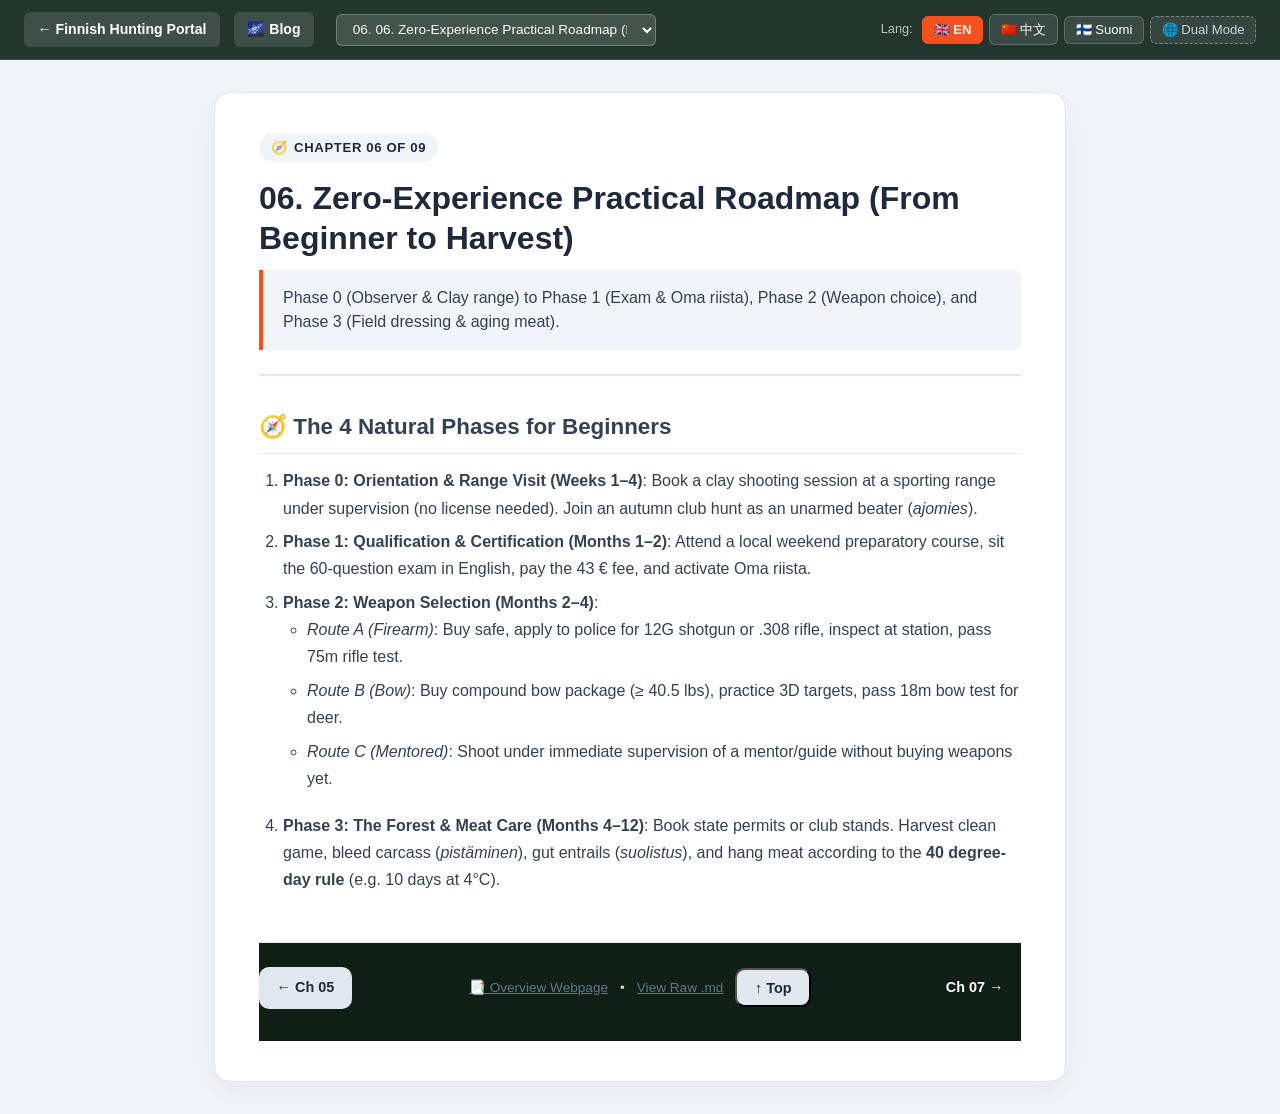
<file: docs/06_zero_experience_roadmap.html>
<!DOCTYPE html>
<html lang="en">
<head>
  <meta charset="UTF-8">
  <meta name="viewport" content="width=device-width, initial-scale=1.0">
  <title>06. Zero-Experience Practical Roadmap (From Beginner to Harvest) | Finnish Hunting Handbook</title>
  <link rel="stylesheet" href="../styles.css">
  <style>
    body {
      background-color: var(--color-slate-100);
      color: var(--color-slate-800);
      min-height: 100vh;
      display: flex;
      flex-direction: column;
      font-family: -apple-system, BlinkMacSystemFont, "Segoe UI", Roboto, Helvetica, Arial, sans-serif;
    }
    .doc-sticky-header {
      position: sticky;
      top: 0;
      z-index: 100;
      background: rgba(26, 46, 38, 0.96);
      backdrop-filter: blur(12px);
      border-bottom: 1px solid rgba(255, 255, 255, 0.12);
      padding: 0.75rem 1.5rem;
      display: flex;
      align-items: center;
      justify-content: space-between;
      gap: 1rem;
      flex-wrap: wrap;
    }
    .doc-nav-left {
      display: flex;
      align-items: center;
      gap: 0.85rem;
      flex-wrap: wrap;
    }
    .doc-btn-back {
      color: #fff;
      text-decoration: none;
      display: inline-flex;
      align-items: center;
      gap: 0.4rem;
      font-weight: 600;
      font-size: 0.88rem;
      padding: 0.4rem 0.85rem;
      background: rgba(255, 255, 255, 0.12);
      border-radius: var(--radius-sm);
      transition: all var(--transition-fast);
    }
    .doc-btn-back:hover {
      background: var(--color-forest-accent);
      color: #fff;
      transform: translateX(-2px);
    }
    .doc-select {
      background: rgba(255, 255, 255, 0.15);
      color: #fff;
      border: 1px solid rgba(255, 255, 255, 0.25);
      padding: 0.4rem 0.75rem;
      border-radius: var(--radius-sm);
      font-size: 0.85rem;
      cursor: pointer;
      outline: none;
      max-width: 320px;
    }
    .doc-select option {
      background: #1a2e26;
      color: #fff;
    }
    .doc-lang-controls {
      display: flex;
      align-items: center;
      gap: 0.4rem;
      flex-wrap: wrap;
    }
    .doc-lang-label {
      color: rgba(255,255,255,0.7);
      font-size: 0.8rem;
      margin-right: 0.2rem;
    }
    .doc-lang-btn {
      padding: 0.35rem 0.65rem;
      background: rgba(255, 255, 255, 0.1);
      border: 1px solid rgba(255, 255, 255, 0.2);
      border-radius: var(--radius-sm);
      color: #fff;
      font-size: 0.82rem;
      cursor: pointer;
      transition: all var(--transition-fast);
    }
    .doc-lang-btn:hover {
      background: rgba(255, 255, 255, 0.25);
    }
    .doc-lang-btn.active {
      background: var(--color-orange-500);
      border-color: var(--color-orange-500);
      font-weight: 700;
    }
    .doc-dual-btn {
      padding: 0.35rem 0.65rem;
      background: rgba(255, 255, 255, 0.08);
      border: 1px dashed rgba(255, 255, 255, 0.35);
      border-radius: var(--radius-sm);
      color: #cbd5e1;
      font-size: 0.82rem;
      cursor: pointer;
      transition: all var(--transition-fast);
    }
    .doc-dual-btn.active {
      background: var(--color-forest-accent);
      border-color: var(--color-forest-accent);
      color: #fff;
      font-weight: 700;
    }
    .doc-main-container {
      max-width: 900px;
      margin: 2rem auto;
      padding: 0 1.5rem;
      flex: 1;
      width: 100%;
    }
    .doc-card {
      background: #fff;
      border-radius: var(--radius-lg);
      padding: 2.5rem 2.75rem;
      box-shadow: 0 10px 30px rgba(0, 0, 0, 0.05);
      border: 1px solid var(--color-slate-200);
    }
    .doc-header-block {
      border-bottom: 2px solid var(--color-slate-200);
      padding-bottom: 1.5rem;
      margin-bottom: 2rem;
    }
    .doc-chapter-badge {
      display: inline-flex;
      align-items: center;
      gap: 0.4rem;
      background: var(--color-slate-100);
      border: 1px solid var(--color-slate-300);
      color: var(--color-forest-dark);
      font-size: 0.82rem;
      font-weight: 700;
      padding: 0.25rem 0.75rem;
      border-radius: 9999px;
      margin-bottom: 1rem;
      text-transform: uppercase;
      letter-spacing: 0.05em;
    }
    .doc-title {
      font-size: 2rem;
      font-weight: 800;
      color: var(--color-forest-dark);
      line-height: 1.25;
      margin-bottom: 0.75rem;
    }
    .doc-subtitle-box {
      background: #f1f5f9;
      border-left: 4px solid var(--color-orange-500);
      padding: 1rem 1.25rem;
      border-radius: 0 var(--radius-sm) var(--radius-sm) 0;
      color: var(--color-slate-700);
      font-size: 1rem;
      line-height: 1.5;
    }
    .doc-content-area {
      line-height: 1.7;
      color: #334155;
    }
    .doc-content-area h2 {
      font-size: 1.4rem;
      color: var(--color-forest-dark);
      margin-top: 2rem;
      margin-bottom: 0.85rem;
      border-bottom: 1px solid var(--color-slate-200);
      padding-bottom: 0.4rem;
    }
    .doc-content-area h3 {
      font-size: 1.15rem;
      color: #1e293b;
      margin-top: 1.5rem;
      margin-bottom: 0.6rem;
    }
    .doc-content-area p {
      margin-bottom: 1rem;
    }
    .doc-content-area ul, .doc-content-area ol {
      margin-bottom: 1.25rem;
      padding-left: 1.5rem;
    }
    .doc-content-area li {
      margin-bottom: 0.4rem;
    }
    .doc-content-area table {
      width: 100%;
      border-collapse: collapse;
      margin: 1.5rem 0;
      font-size: 0.92rem;
    }
    .doc-content-area th, .doc-content-area td {
      border: 1px solid var(--color-slate-300);
      padding: 0.75rem 1rem;
      text-align: left;
    }
    .doc-content-area th {
      background: #f8fafc;
      font-weight: 700;
      color: #0f172a;
    }
    .doc-content-area tr:nth-child(even) td {
      background: #fcfcfd;
    }
    .reader-alert {
      padding: 1rem 1.25rem;
      border-radius: var(--radius-sm);
      margin: 1.5rem 0;
      font-size: 0.95rem;
      line-height: 1.55;
    }
    .reader-alert.note {
      background-color: #eff6ff;
      border-left: 4px solid #3b82f6;
      color: #1e40af;
    }
    .reader-alert.warning {
      background-color: #fffbeb;
      border-left: 4px solid #f59e0b;
      color: #92400e;
    }
    .reader-alert.danger {
      background-color: #fef2f2;
      border-left: 4px solid #ef4444;
      color: #991b1b;
    }
    .secondary-preview-box {
      margin-top: 0.6rem;
      padding: 0.75rem 1rem;
      background: #f8fafc;
      border-left: 3px solid var(--color-orange-500);
      border-radius: 0 var(--radius-sm) var(--radius-sm) 0;
      color: #64748b;
      font-size: 0.92em;
    }
    .doc-footer-nav {
      margin-top: 3rem;
      padding-top: 1.5rem;
      border-top: 1px solid var(--color-slate-200);
      display: flex;
      justify-content: space-between;
      align-items: center;
      gap: 1rem;
      flex-wrap: wrap;
    }
    .doc-footer-links {
      display: flex;
      gap: 0.75rem;
      align-items: center;
    }
    .doc-nav-btn {
      display: inline-flex;
      align-items: center;
      gap: 0.4rem;
      padding: 0.6rem 1.1rem;
      background: var(--color-slate-200);
      color: var(--color-slate-800);
      border-radius: var(--radius-md);
      text-decoration: none;
      font-weight: 600;
      font-size: 0.9rem;
      transition: all var(--transition-fast);
    }
    .doc-nav-btn:hover {
      background: var(--color-forest-dark);
      color: #fff;
    }
    .doc-nav-btn.primary {
      background: var(--color-forest-dark);
      color: #fff;
    }
    .doc-nav-btn.primary:hover {
      background: var(--color-forest-accent);
    }
    .doc-raw-link {
      color: #64748b;
      font-size: 0.85rem;
      text-decoration: underline;
    }
    .doc-raw-link:hover {
      color: var(--color-forest-dark);
    }
    @media (max-width: 768px) {
      .doc-card {
        padding: 1.5rem;
      }
      .doc-title {
        font-size: 1.5rem;
      }
      .doc-select {
        max-width: 100%;
        width: 100%;
      }
    }
  </style>
</head>
<body>

  <!-- Sticky Header Bar -->
  <header class="doc-sticky-header">
    <div class="doc-nav-left">
      <a href="../index.html" class="doc-btn-back">← Finnish Hunting Portal</a>
      <a href="https://powerpig99.github.io/not-a-toe/" class="doc-btn-back" target="_blank" rel="noopener" style="margin-right:0.5rem;" title="Author Blog (Not a ToE)">🌌 Blog</a>
      <select class="doc-select" onchange="if(this.value) window.location.href=this.value" aria-label="Jump to Chapter">
        
    <option value="01_legal_framework_and_exam.html" >
      01. 01. Legal Framework & The Hunter's Exam (Metsästäjätutkinto)
    </option>
  
    <option value="02_firearms_and_licensing.html" >
      02. 02. Firearms, Licensing & Supervised Shooting (Ampuma-aselaki)
    </option>
  
    <option value="03_bow_hunting_alternative.html" >
      03. 03. Bow Hunting Alternative (Jousimetsästys)
    </option>
  
    <option value="04_land_access_and_permits.html" >
      04. 04. Land Access, State Forests & Hunting Clubs (Metsästysoikeus)
    </option>
  
    <option value="05_game_species_and_seasons.html" >
      05. 05. Finnish Game Species, Seasons & Rifle Test (Hirvikoe)
    </option>
  
    <option value="06_zero_experience_roadmap.html" selected>
      06. 06. Zero-Experience Practical Roadmap (From Beginner to Harvest)
    </option>
  
    <option value="07_safety_gear_and_ethics.html" >
      07. 07. Safety Regulations, Gear & Nordic Ethics
    </option>
  
    <option value="08_finnish_hunting_glossary.html" >
      08. 08. Finnish Hunting Glossary & Field Radio Commands
    </option>
  
    <option value="09_booking_shooting_and_joining_clubs.html" >
      09. 09. Booking a Shooting Session & Joining a Hunting Club
    </option>
  
      </select>
    </div>
    <div class="doc-lang-controls">
      <span class="doc-lang-label">Lang:</span>
      <button class="doc-lang-btn" data-lang="en" onclick="setLanguage('en')">🇬🇧 EN</button>
      <button class="doc-lang-btn" data-lang="zh" onclick="setLanguage('zh')">🇨🇳 中文</button>
      <button class="doc-lang-btn" data-lang="fi" onclick="setLanguage('fi')">🇫🇮 Suomi</button>
      <button id="doc-dual-toggle" class="doc-dual-btn" onclick="toggleDualLanguage()" title="Toggle Dual-Language Comparison">🌐 Dual Mode</button>
    </div>
  </header>

  <!-- Main Article Body -->
  <main class="doc-main-container">
    <article class="doc-card">
      <header class="doc-header-block">
        <div class="doc-chapter-badge">
          <span>🧭</span>
          <span>Chapter 06 of 09</span>
        </div>
        <h1 id="doc-article-title" class="doc-title">06. Zero-Experience Practical Roadmap (From Beginner to Harvest)</h1>
        <div id="doc-article-subtitle" class="doc-subtitle-box">Phase 0 (Observer & Clay range) to Phase 1 (Exam & Oma riista), Phase 2 (Weapon choice), and Phase 3 (Field dressing & aging meat).</div>
      </header>

      <!-- Primary Content Area -->
      <div id="doc-content-body" class="doc-content-area">
        
        <h2>🧭 The 4 Natural Phases for Beginners</h2>
        <ol>
          <li><strong>Phase 0: Orientation & Range Visit (Weeks 1–4)</strong>: Book a clay shooting session at a sporting range under supervision (no license needed). Join an autumn club hunt as an unarmed beater (<em>ajomies</em>).</li>
          <li><strong>Phase 1: Qualification & Certification (Months 1–2)</strong>: Attend a local weekend preparatory course, sit the 60-question exam in English, pay the 43 € fee, and activate Oma riista.</li>
          <li><strong>Phase 2: Weapon Selection (Months 2–4)</strong>:
            <ul>
              <li><em>Route A (Firearm)</em>: Buy safe, apply to police for 12G shotgun or .308 rifle, inspect at station, pass 75m rifle test.</li>
              <li><em>Route B (Bow)</em>: Buy compound bow package (≥ 40.5 lbs), practice 3D targets, pass 18m bow test for deer.</li>
              <li><em>Route C (Mentored)</em>: Shoot under immediate supervision of a mentor/guide without buying weapons yet.</li>
            </ul>
          </li>
          <li><strong>Phase 3: The Forest & Meat Care (Months 4–12)</strong>: Book state permits or club stands. Harvest clean game, bleed carcass (<em>pistäminen</em>), gut entrails (<em>suolistus</em>), and hang meat according to the <strong>40 degree-day rule</strong> (e.g. 10 days at 4°C).</li>
        </ol>
      
      </div>

      <!-- Navigation & Raw Source Footer -->
      <footer class="doc-footer-nav">
        <div>
          <a href="05_game_species_and_seasons.html" class="doc-nav-btn">← Ch 05</a>
        </div>
        <div class="doc-footer-links">
          <a href="../overview.html" class="doc-raw-link">📑 Overview Webpage</a>
          <span style="color:#cbd5e1;">•</span>
          <a href="06_zero_experience_roadmap.md" class="doc-raw-link" target="_blank">View Raw .md</a>
          <button onclick="window.scrollTo({top:0, behavior:'smooth'})" class="doc-nav-btn" style="cursor:pointer;">↑ Top</button>
        </div>
        <div>
          <a href="07_safety_gear_and_ethics.html" class="doc-nav-btn primary">Ch 07 →</a>
        </div>
      </footer>
    </article>
  </main>

  <script src="../chapters.js"></script>
  <script>
    const CURRENT_CHAPTER_ID = "ch6";
    let currentLang = localStorage.getItem('fi_hunt_lang') || 'en';
    let secondaryLang = localStorage.getItem('fi_hunt_secondary_lang') || 'none';
    let dualEnabled = (secondaryLang !== 'none' && secondaryLang !== currentLang);

    function updateLanguageUI() {
      // Update buttons active class
      document.querySelectorAll('.doc-lang-btn').forEach(btn => {
        btn.classList.toggle('active', btn.dataset.lang === currentLang);
      });
      const dualBtn = document.getElementById('doc-dual-toggle');
      if (dualBtn) {
        dualBtn.classList.toggle('active', dualEnabled);
        dualBtn.textContent = dualEnabled ? '🌐 Dual: ON (' + secondaryLang.toUpperCase() + ')' : '🌐 Dual Mode';
      }

      // Find current chapter
      const chData = CHAPTERS_DATA.find(c => c.id === CURRENT_CHAPTER_ID);
      if (!chData) return;

      // Update Document Title
      const titleEl = document.getElementById('doc-article-title');
      const subEl = document.getElementById('doc-article-subtitle');
      const bodyEl = document.getElementById('doc-content-body');

      const title1 = chData.title[currentLang] || chData.title['en'];
      const sub1 = chData.subtitle[currentLang] || chData.subtitle['en'];
      const content1 = chData.content[currentLang] || chData.content['en'];

      if (dualEnabled && secondaryLang !== 'none' && secondaryLang !== currentLang) {
        const title2 = chData.title[secondaryLang] || chData.title['en'];
        const sub2 = chData.subtitle[secondaryLang] || chData.subtitle['en'];
        const content2 = chData.content[secondaryLang] || chData.content['en'];

        titleEl.innerHTML = '<div>' + title1 + '</div><div style="font-size: 1.15rem; color: #64748b; font-weight: 500; margin-top: 0.35rem;">' + title2 + '</div>';
        subEl.innerHTML = '<div>' + sub1 + '</div><div class="secondary-preview-box">' + sub2 + '</div>';
        bodyEl.innerHTML = '<div class="primary-lang-content">' + content1 + '</div>' +
          '<div style="margin: 2.5rem 0; border-top: 2px dashed #cbd5e1; padding-top: 1.5rem; background: #f8fafc; padding: 1.5rem; border-radius: 8px;">' +
          '<div style="font-weight: 700; color: #d97706; margin-bottom: 1rem; font-size: 0.95rem;">🌐 Comparison Language (' + (secondaryLang === 'zh' ? '中文' : (secondaryLang === 'fi' ? 'Suomi' : 'English')) + '):</div>' +
          '<div class="secondary-lang-content" style="color: #475569;">' + content2 + '</div>' +
          '</div>';
      } else {
        titleEl.textContent = title1;
        subEl.textContent = sub1;
        bodyEl.innerHTML = content1;
      }

      document.title = title1 + ' | Finnish Hunting Handbook';
    }

    function setLanguage(lang) {
      currentLang = lang;
      localStorage.setItem('fi_hunt_lang', lang);
      if (secondaryLang === lang) {
        secondaryLang = 'none';
        localStorage.setItem('fi_hunt_secondary_lang', 'none');
        dualEnabled = false;
      }
      updateLanguageUI();
    }

    function toggleDualLanguage() {
      if (dualEnabled) {
        dualEnabled = false;
        secondaryLang = 'none';
        localStorage.setItem('fi_hunt_secondary_lang', 'none');
      } else {
        dualEnabled = true;
        if (currentLang === 'en') secondaryLang = 'zh';
        else if (currentLang === 'zh') secondaryLang = 'en';
        else secondaryLang = 'en';
        localStorage.setItem('fi_hunt_secondary_lang', secondaryLang);
      }
      updateLanguageUI();
    }

    // Keyboard navigation
    document.addEventListener('keydown', (e) => {
      if (e.target.tagName === 'INPUT' || e.target.tagName === 'SELECT') return;
      if (e.key === 'ArrowLeft') window.location.href = '05_game_species_and_seasons.html';
      if (e.key === 'ArrowRight') window.location.href = '07_safety_gear_and_ethics.html';
      if (e.key === 'Escape') window.location.href = '../index.html';
    });

    document.addEventListener('DOMContentLoaded', () => {
      updateLanguageUI();
    });
  </script>
</body>
</html>
</file>
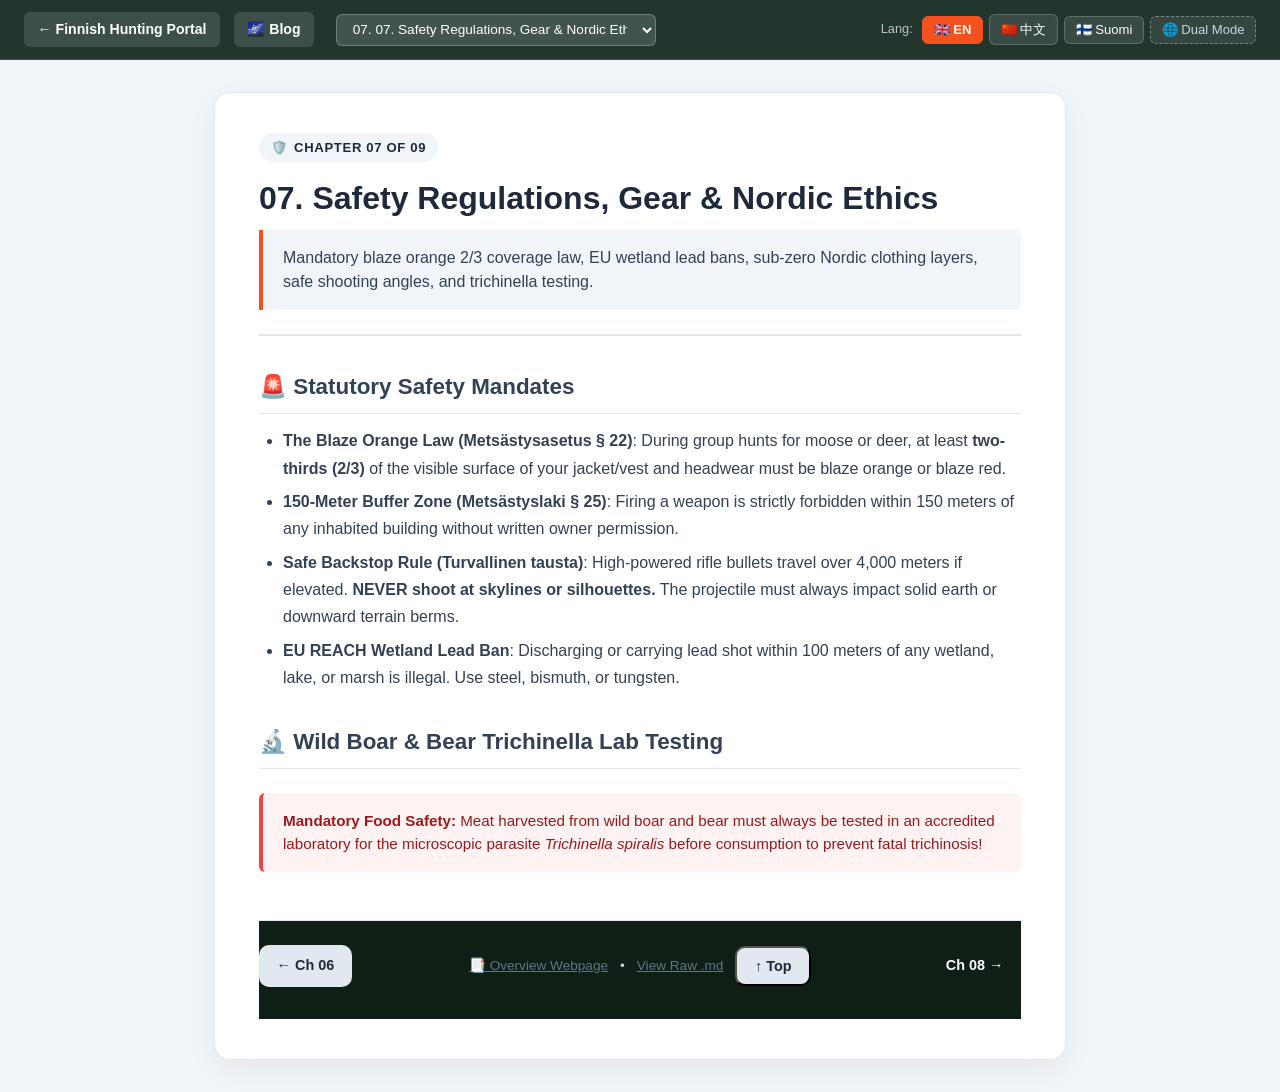
<file: docs/07_safety_gear_and_ethics.html>
<!DOCTYPE html>
<html lang="en">
<head>
  <meta charset="UTF-8">
  <meta name="viewport" content="width=device-width, initial-scale=1.0">
  <title>07. Safety Regulations, Gear & Nordic Ethics | Finnish Hunting Handbook</title>
  <link rel="stylesheet" href="../styles.css">
  <style>
    body {
      background-color: var(--color-slate-100);
      color: var(--color-slate-800);
      min-height: 100vh;
      display: flex;
      flex-direction: column;
      font-family: -apple-system, BlinkMacSystemFont, "Segoe UI", Roboto, Helvetica, Arial, sans-serif;
    }
    .doc-sticky-header {
      position: sticky;
      top: 0;
      z-index: 100;
      background: rgba(26, 46, 38, 0.96);
      backdrop-filter: blur(12px);
      border-bottom: 1px solid rgba(255, 255, 255, 0.12);
      padding: 0.75rem 1.5rem;
      display: flex;
      align-items: center;
      justify-content: space-between;
      gap: 1rem;
      flex-wrap: wrap;
    }
    .doc-nav-left {
      display: flex;
      align-items: center;
      gap: 0.85rem;
      flex-wrap: wrap;
    }
    .doc-btn-back {
      color: #fff;
      text-decoration: none;
      display: inline-flex;
      align-items: center;
      gap: 0.4rem;
      font-weight: 600;
      font-size: 0.88rem;
      padding: 0.4rem 0.85rem;
      background: rgba(255, 255, 255, 0.12);
      border-radius: var(--radius-sm);
      transition: all var(--transition-fast);
    }
    .doc-btn-back:hover {
      background: var(--color-forest-accent);
      color: #fff;
      transform: translateX(-2px);
    }
    .doc-select {
      background: rgba(255, 255, 255, 0.15);
      color: #fff;
      border: 1px solid rgba(255, 255, 255, 0.25);
      padding: 0.4rem 0.75rem;
      border-radius: var(--radius-sm);
      font-size: 0.85rem;
      cursor: pointer;
      outline: none;
      max-width: 320px;
    }
    .doc-select option {
      background: #1a2e26;
      color: #fff;
    }
    .doc-lang-controls {
      display: flex;
      align-items: center;
      gap: 0.4rem;
      flex-wrap: wrap;
    }
    .doc-lang-label {
      color: rgba(255,255,255,0.7);
      font-size: 0.8rem;
      margin-right: 0.2rem;
    }
    .doc-lang-btn {
      padding: 0.35rem 0.65rem;
      background: rgba(255, 255, 255, 0.1);
      border: 1px solid rgba(255, 255, 255, 0.2);
      border-radius: var(--radius-sm);
      color: #fff;
      font-size: 0.82rem;
      cursor: pointer;
      transition: all var(--transition-fast);
    }
    .doc-lang-btn:hover {
      background: rgba(255, 255, 255, 0.25);
    }
    .doc-lang-btn.active {
      background: var(--color-orange-500);
      border-color: var(--color-orange-500);
      font-weight: 700;
    }
    .doc-dual-btn {
      padding: 0.35rem 0.65rem;
      background: rgba(255, 255, 255, 0.08);
      border: 1px dashed rgba(255, 255, 255, 0.35);
      border-radius: var(--radius-sm);
      color: #cbd5e1;
      font-size: 0.82rem;
      cursor: pointer;
      transition: all var(--transition-fast);
    }
    .doc-dual-btn.active {
      background: var(--color-forest-accent);
      border-color: var(--color-forest-accent);
      color: #fff;
      font-weight: 700;
    }
    .doc-main-container {
      max-width: 900px;
      margin: 2rem auto;
      padding: 0 1.5rem;
      flex: 1;
      width: 100%;
    }
    .doc-card {
      background: #fff;
      border-radius: var(--radius-lg);
      padding: 2.5rem 2.75rem;
      box-shadow: 0 10px 30px rgba(0, 0, 0, 0.05);
      border: 1px solid var(--color-slate-200);
    }
    .doc-header-block {
      border-bottom: 2px solid var(--color-slate-200);
      padding-bottom: 1.5rem;
      margin-bottom: 2rem;
    }
    .doc-chapter-badge {
      display: inline-flex;
      align-items: center;
      gap: 0.4rem;
      background: var(--color-slate-100);
      border: 1px solid var(--color-slate-300);
      color: var(--color-forest-dark);
      font-size: 0.82rem;
      font-weight: 700;
      padding: 0.25rem 0.75rem;
      border-radius: 9999px;
      margin-bottom: 1rem;
      text-transform: uppercase;
      letter-spacing: 0.05em;
    }
    .doc-title {
      font-size: 2rem;
      font-weight: 800;
      color: var(--color-forest-dark);
      line-height: 1.25;
      margin-bottom: 0.75rem;
    }
    .doc-subtitle-box {
      background: #f1f5f9;
      border-left: 4px solid var(--color-orange-500);
      padding: 1rem 1.25rem;
      border-radius: 0 var(--radius-sm) var(--radius-sm) 0;
      color: var(--color-slate-700);
      font-size: 1rem;
      line-height: 1.5;
    }
    .doc-content-area {
      line-height: 1.7;
      color: #334155;
    }
    .doc-content-area h2 {
      font-size: 1.4rem;
      color: var(--color-forest-dark);
      margin-top: 2rem;
      margin-bottom: 0.85rem;
      border-bottom: 1px solid var(--color-slate-200);
      padding-bottom: 0.4rem;
    }
    .doc-content-area h3 {
      font-size: 1.15rem;
      color: #1e293b;
      margin-top: 1.5rem;
      margin-bottom: 0.6rem;
    }
    .doc-content-area p {
      margin-bottom: 1rem;
    }
    .doc-content-area ul, .doc-content-area ol {
      margin-bottom: 1.25rem;
      padding-left: 1.5rem;
    }
    .doc-content-area li {
      margin-bottom: 0.4rem;
    }
    .doc-content-area table {
      width: 100%;
      border-collapse: collapse;
      margin: 1.5rem 0;
      font-size: 0.92rem;
    }
    .doc-content-area th, .doc-content-area td {
      border: 1px solid var(--color-slate-300);
      padding: 0.75rem 1rem;
      text-align: left;
    }
    .doc-content-area th {
      background: #f8fafc;
      font-weight: 700;
      color: #0f172a;
    }
    .doc-content-area tr:nth-child(even) td {
      background: #fcfcfd;
    }
    .reader-alert {
      padding: 1rem 1.25rem;
      border-radius: var(--radius-sm);
      margin: 1.5rem 0;
      font-size: 0.95rem;
      line-height: 1.55;
    }
    .reader-alert.note {
      background-color: #eff6ff;
      border-left: 4px solid #3b82f6;
      color: #1e40af;
    }
    .reader-alert.warning {
      background-color: #fffbeb;
      border-left: 4px solid #f59e0b;
      color: #92400e;
    }
    .reader-alert.danger {
      background-color: #fef2f2;
      border-left: 4px solid #ef4444;
      color: #991b1b;
    }
    .secondary-preview-box {
      margin-top: 0.6rem;
      padding: 0.75rem 1rem;
      background: #f8fafc;
      border-left: 3px solid var(--color-orange-500);
      border-radius: 0 var(--radius-sm) var(--radius-sm) 0;
      color: #64748b;
      font-size: 0.92em;
    }
    .doc-footer-nav {
      margin-top: 3rem;
      padding-top: 1.5rem;
      border-top: 1px solid var(--color-slate-200);
      display: flex;
      justify-content: space-between;
      align-items: center;
      gap: 1rem;
      flex-wrap: wrap;
    }
    .doc-footer-links {
      display: flex;
      gap: 0.75rem;
      align-items: center;
    }
    .doc-nav-btn {
      display: inline-flex;
      align-items: center;
      gap: 0.4rem;
      padding: 0.6rem 1.1rem;
      background: var(--color-slate-200);
      color: var(--color-slate-800);
      border-radius: var(--radius-md);
      text-decoration: none;
      font-weight: 600;
      font-size: 0.9rem;
      transition: all var(--transition-fast);
    }
    .doc-nav-btn:hover {
      background: var(--color-forest-dark);
      color: #fff;
    }
    .doc-nav-btn.primary {
      background: var(--color-forest-dark);
      color: #fff;
    }
    .doc-nav-btn.primary:hover {
      background: var(--color-forest-accent);
    }
    .doc-raw-link {
      color: #64748b;
      font-size: 0.85rem;
      text-decoration: underline;
    }
    .doc-raw-link:hover {
      color: var(--color-forest-dark);
    }
    @media (max-width: 768px) {
      .doc-card {
        padding: 1.5rem;
      }
      .doc-title {
        font-size: 1.5rem;
      }
      .doc-select {
        max-width: 100%;
        width: 100%;
      }
    }
  </style>
</head>
<body>

  <!-- Sticky Header Bar -->
  <header class="doc-sticky-header">
    <div class="doc-nav-left">
      <a href="../index.html" class="doc-btn-back">← Finnish Hunting Portal</a>
      <a href="https://powerpig99.github.io/not-a-toe/" class="doc-btn-back" target="_blank" rel="noopener" style="margin-right:0.5rem;" title="Author Blog (Not a ToE)">🌌 Blog</a>
      <select class="doc-select" onchange="if(this.value) window.location.href=this.value" aria-label="Jump to Chapter">
        
    <option value="01_legal_framework_and_exam.html" >
      01. 01. Legal Framework & The Hunter's Exam (Metsästäjätutkinto)
    </option>
  
    <option value="02_firearms_and_licensing.html" >
      02. 02. Firearms, Licensing & Supervised Shooting (Ampuma-aselaki)
    </option>
  
    <option value="03_bow_hunting_alternative.html" >
      03. 03. Bow Hunting Alternative (Jousimetsästys)
    </option>
  
    <option value="04_land_access_and_permits.html" >
      04. 04. Land Access, State Forests & Hunting Clubs (Metsästysoikeus)
    </option>
  
    <option value="05_game_species_and_seasons.html" >
      05. 05. Finnish Game Species, Seasons & Rifle Test (Hirvikoe)
    </option>
  
    <option value="06_zero_experience_roadmap.html" >
      06. 06. Zero-Experience Practical Roadmap (From Beginner to Harvest)
    </option>
  
    <option value="07_safety_gear_and_ethics.html" selected>
      07. 07. Safety Regulations, Gear & Nordic Ethics
    </option>
  
    <option value="08_finnish_hunting_glossary.html" >
      08. 08. Finnish Hunting Glossary & Field Radio Commands
    </option>
  
    <option value="09_booking_shooting_and_joining_clubs.html" >
      09. 09. Booking a Shooting Session & Joining a Hunting Club
    </option>
  
      </select>
    </div>
    <div class="doc-lang-controls">
      <span class="doc-lang-label">Lang:</span>
      <button class="doc-lang-btn" data-lang="en" onclick="setLanguage('en')">🇬🇧 EN</button>
      <button class="doc-lang-btn" data-lang="zh" onclick="setLanguage('zh')">🇨🇳 中文</button>
      <button class="doc-lang-btn" data-lang="fi" onclick="setLanguage('fi')">🇫🇮 Suomi</button>
      <button id="doc-dual-toggle" class="doc-dual-btn" onclick="toggleDualLanguage()" title="Toggle Dual-Language Comparison">🌐 Dual Mode</button>
    </div>
  </header>

  <!-- Main Article Body -->
  <main class="doc-main-container">
    <article class="doc-card">
      <header class="doc-header-block">
        <div class="doc-chapter-badge">
          <span>🛡️</span>
          <span>Chapter 07 of 09</span>
        </div>
        <h1 id="doc-article-title" class="doc-title">07. Safety Regulations, Gear & Nordic Ethics</h1>
        <div id="doc-article-subtitle" class="doc-subtitle-box">Mandatory blaze orange 2/3 coverage law, EU wetland lead bans, sub-zero Nordic clothing layers, safe shooting angles, and trichinella testing.</div>
      </header>

      <!-- Primary Content Area -->
      <div id="doc-content-body" class="doc-content-area">
        
        <h2>🚨 Statutory Safety Mandates</h2>
        <ul>
          <li><strong>The Blaze Orange Law (Metsästysasetus § 22)</strong>: During group hunts for moose or deer, at least <strong>two-thirds (2/3)</strong> of the visible surface of your jacket/vest and headwear must be blaze orange or blaze red.</li>
          <li><strong>150-Meter Buffer Zone (Metsästyslaki § 25)</strong>: Firing a weapon is strictly forbidden within 150 meters of any inhabited building without written owner permission.</li>
          <li><strong>Safe Backstop Rule (Turvallinen tausta)</strong>: High-powered rifle bullets travel over 4,000 meters if elevated. <strong>NEVER shoot at skylines or silhouettes.</strong> The projectile must always impact solid earth or downward terrain berms.</li>
          <li><strong>EU REACH Wetland Lead Ban</strong>: Discharging or carrying lead shot within 100 meters of any wetland, lake, or marsh is illegal. Use steel, bismuth, or tungsten.</li>
        </ul>

        <h2>🔬 Wild Boar & Bear Trichinella Lab Testing</h2>
        <div class="reader-alert danger">
          <strong>Mandatory Food Safety:</strong> Meat harvested from wild boar and bear must always be tested in an accredited laboratory for the microscopic parasite <em>Trichinella spiralis</em> before consumption to prevent fatal trichinosis!
        </div>
      
      </div>

      <!-- Navigation & Raw Source Footer -->
      <footer class="doc-footer-nav">
        <div>
          <a href="06_zero_experience_roadmap.html" class="doc-nav-btn">← Ch 06</a>
        </div>
        <div class="doc-footer-links">
          <a href="../overview.html" class="doc-raw-link">📑 Overview Webpage</a>
          <span style="color:#cbd5e1;">•</span>
          <a href="07_safety_gear_and_ethics.md" class="doc-raw-link" target="_blank">View Raw .md</a>
          <button onclick="window.scrollTo({top:0, behavior:'smooth'})" class="doc-nav-btn" style="cursor:pointer;">↑ Top</button>
        </div>
        <div>
          <a href="08_finnish_hunting_glossary.html" class="doc-nav-btn primary">Ch 08 →</a>
        </div>
      </footer>
    </article>
  </main>

  <script src="../chapters.js"></script>
  <script>
    const CURRENT_CHAPTER_ID = "ch7";
    let currentLang = localStorage.getItem('fi_hunt_lang') || 'en';
    let secondaryLang = localStorage.getItem('fi_hunt_secondary_lang') || 'none';
    let dualEnabled = (secondaryLang !== 'none' && secondaryLang !== currentLang);

    function updateLanguageUI() {
      // Update buttons active class
      document.querySelectorAll('.doc-lang-btn').forEach(btn => {
        btn.classList.toggle('active', btn.dataset.lang === currentLang);
      });
      const dualBtn = document.getElementById('doc-dual-toggle');
      if (dualBtn) {
        dualBtn.classList.toggle('active', dualEnabled);
        dualBtn.textContent = dualEnabled ? '🌐 Dual: ON (' + secondaryLang.toUpperCase() + ')' : '🌐 Dual Mode';
      }

      // Find current chapter
      const chData = CHAPTERS_DATA.find(c => c.id === CURRENT_CHAPTER_ID);
      if (!chData) return;

      // Update Document Title
      const titleEl = document.getElementById('doc-article-title');
      const subEl = document.getElementById('doc-article-subtitle');
      const bodyEl = document.getElementById('doc-content-body');

      const title1 = chData.title[currentLang] || chData.title['en'];
      const sub1 = chData.subtitle[currentLang] || chData.subtitle['en'];
      const content1 = chData.content[currentLang] || chData.content['en'];

      if (dualEnabled && secondaryLang !== 'none' && secondaryLang !== currentLang) {
        const title2 = chData.title[secondaryLang] || chData.title['en'];
        const sub2 = chData.subtitle[secondaryLang] || chData.subtitle['en'];
        const content2 = chData.content[secondaryLang] || chData.content['en'];

        titleEl.innerHTML = '<div>' + title1 + '</div><div style="font-size: 1.15rem; color: #64748b; font-weight: 500; margin-top: 0.35rem;">' + title2 + '</div>';
        subEl.innerHTML = '<div>' + sub1 + '</div><div class="secondary-preview-box">' + sub2 + '</div>';
        bodyEl.innerHTML = '<div class="primary-lang-content">' + content1 + '</div>' +
          '<div style="margin: 2.5rem 0; border-top: 2px dashed #cbd5e1; padding-top: 1.5rem; background: #f8fafc; padding: 1.5rem; border-radius: 8px;">' +
          '<div style="font-weight: 700; color: #d97706; margin-bottom: 1rem; font-size: 0.95rem;">🌐 Comparison Language (' + (secondaryLang === 'zh' ? '中文' : (secondaryLang === 'fi' ? 'Suomi' : 'English')) + '):</div>' +
          '<div class="secondary-lang-content" style="color: #475569;">' + content2 + '</div>' +
          '</div>';
      } else {
        titleEl.textContent = title1;
        subEl.textContent = sub1;
        bodyEl.innerHTML = content1;
      }

      document.title = title1 + ' | Finnish Hunting Handbook';
    }

    function setLanguage(lang) {
      currentLang = lang;
      localStorage.setItem('fi_hunt_lang', lang);
      if (secondaryLang === lang) {
        secondaryLang = 'none';
        localStorage.setItem('fi_hunt_secondary_lang', 'none');
        dualEnabled = false;
      }
      updateLanguageUI();
    }

    function toggleDualLanguage() {
      if (dualEnabled) {
        dualEnabled = false;
        secondaryLang = 'none';
        localStorage.setItem('fi_hunt_secondary_lang', 'none');
      } else {
        dualEnabled = true;
        if (currentLang === 'en') secondaryLang = 'zh';
        else if (currentLang === 'zh') secondaryLang = 'en';
        else secondaryLang = 'en';
        localStorage.setItem('fi_hunt_secondary_lang', secondaryLang);
      }
      updateLanguageUI();
    }

    // Keyboard navigation
    document.addEventListener('keydown', (e) => {
      if (e.target.tagName === 'INPUT' || e.target.tagName === 'SELECT') return;
      if (e.key === 'ArrowLeft') window.location.href = '06_zero_experience_roadmap.html';
      if (e.key === 'ArrowRight') window.location.href = '08_finnish_hunting_glossary.html';
      if (e.key === 'Escape') window.location.href = '../index.html';
    });

    document.addEventListener('DOMContentLoaded', () => {
      updateLanguageUI();
    });
  </script>
</body>
</html>
</file>
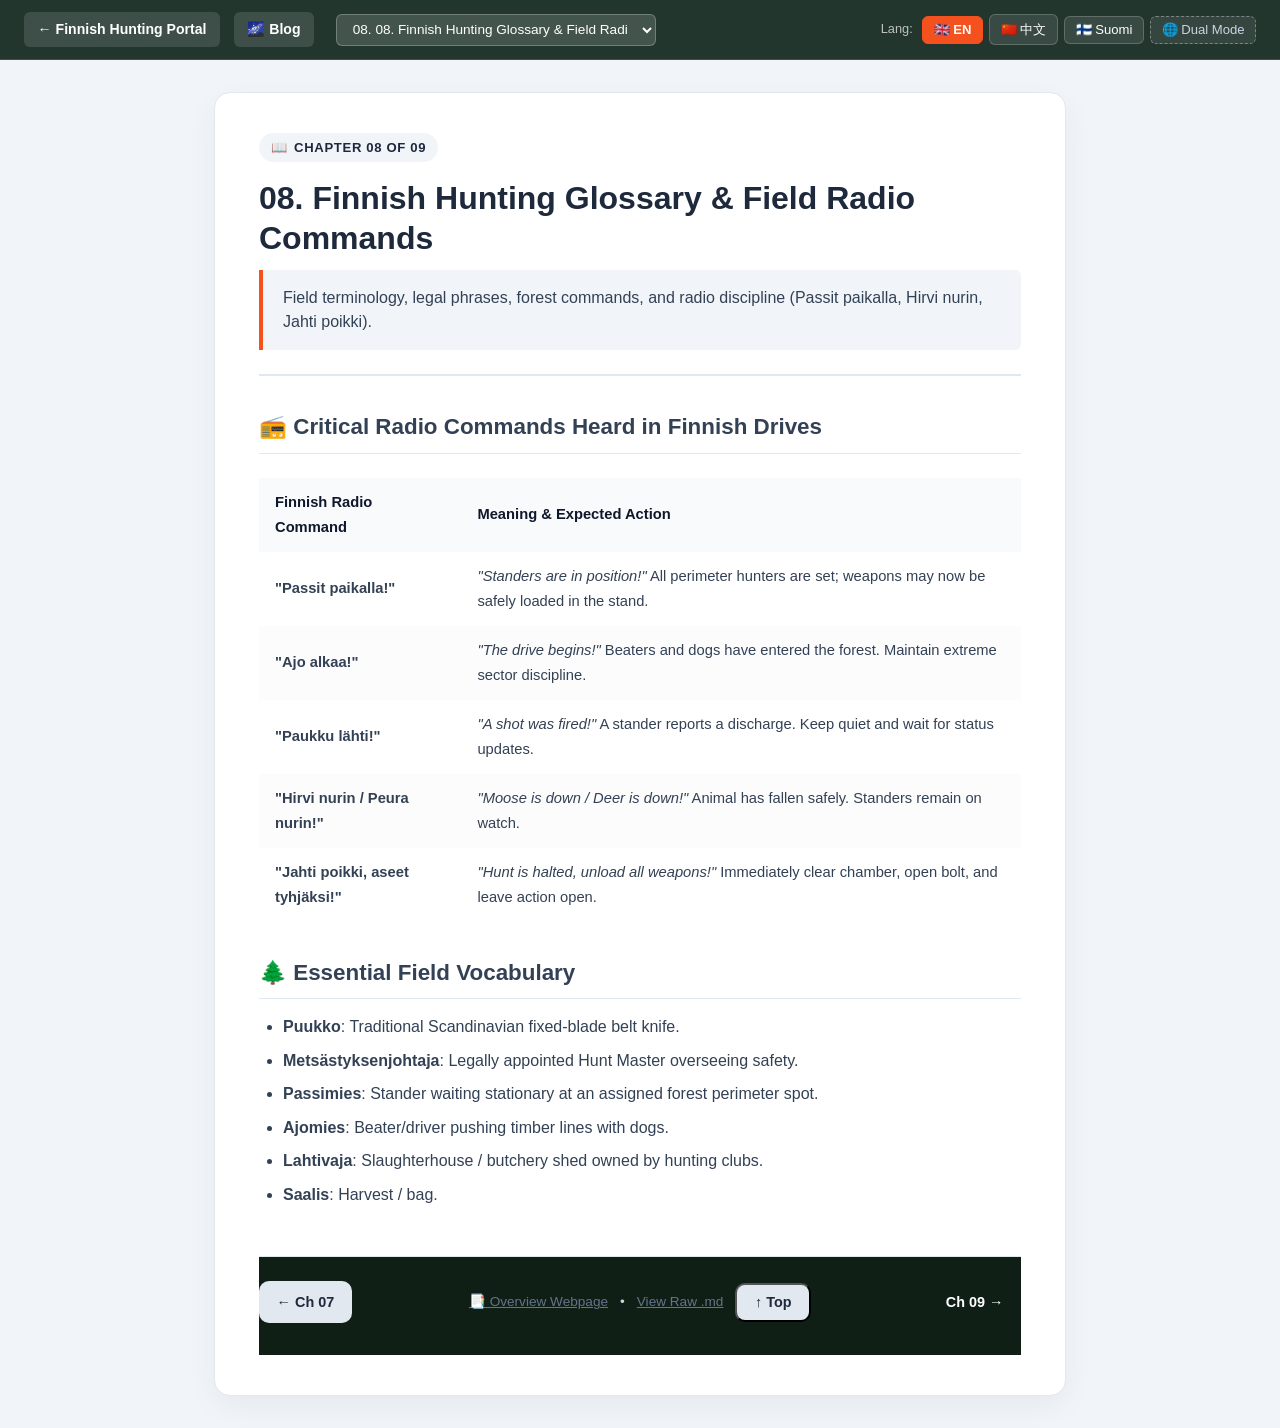
<file: docs/08_finnish_hunting_glossary.html>
<!DOCTYPE html>
<html lang="en">
<head>
  <meta charset="UTF-8">
  <meta name="viewport" content="width=device-width, initial-scale=1.0">
  <title>08. Finnish Hunting Glossary & Field Radio Commands | Finnish Hunting Handbook</title>
  <link rel="stylesheet" href="../styles.css">
  <style>
    body {
      background-color: var(--color-slate-100);
      color: var(--color-slate-800);
      min-height: 100vh;
      display: flex;
      flex-direction: column;
      font-family: -apple-system, BlinkMacSystemFont, "Segoe UI", Roboto, Helvetica, Arial, sans-serif;
    }
    .doc-sticky-header {
      position: sticky;
      top: 0;
      z-index: 100;
      background: rgba(26, 46, 38, 0.96);
      backdrop-filter: blur(12px);
      border-bottom: 1px solid rgba(255, 255, 255, 0.12);
      padding: 0.75rem 1.5rem;
      display: flex;
      align-items: center;
      justify-content: space-between;
      gap: 1rem;
      flex-wrap: wrap;
    }
    .doc-nav-left {
      display: flex;
      align-items: center;
      gap: 0.85rem;
      flex-wrap: wrap;
    }
    .doc-btn-back {
      color: #fff;
      text-decoration: none;
      display: inline-flex;
      align-items: center;
      gap: 0.4rem;
      font-weight: 600;
      font-size: 0.88rem;
      padding: 0.4rem 0.85rem;
      background: rgba(255, 255, 255, 0.12);
      border-radius: var(--radius-sm);
      transition: all var(--transition-fast);
    }
    .doc-btn-back:hover {
      background: var(--color-forest-accent);
      color: #fff;
      transform: translateX(-2px);
    }
    .doc-select {
      background: rgba(255, 255, 255, 0.15);
      color: #fff;
      border: 1px solid rgba(255, 255, 255, 0.25);
      padding: 0.4rem 0.75rem;
      border-radius: var(--radius-sm);
      font-size: 0.85rem;
      cursor: pointer;
      outline: none;
      max-width: 320px;
    }
    .doc-select option {
      background: #1a2e26;
      color: #fff;
    }
    .doc-lang-controls {
      display: flex;
      align-items: center;
      gap: 0.4rem;
      flex-wrap: wrap;
    }
    .doc-lang-label {
      color: rgba(255,255,255,0.7);
      font-size: 0.8rem;
      margin-right: 0.2rem;
    }
    .doc-lang-btn {
      padding: 0.35rem 0.65rem;
      background: rgba(255, 255, 255, 0.1);
      border: 1px solid rgba(255, 255, 255, 0.2);
      border-radius: var(--radius-sm);
      color: #fff;
      font-size: 0.82rem;
      cursor: pointer;
      transition: all var(--transition-fast);
    }
    .doc-lang-btn:hover {
      background: rgba(255, 255, 255, 0.25);
    }
    .doc-lang-btn.active {
      background: var(--color-orange-500);
      border-color: var(--color-orange-500);
      font-weight: 700;
    }
    .doc-dual-btn {
      padding: 0.35rem 0.65rem;
      background: rgba(255, 255, 255, 0.08);
      border: 1px dashed rgba(255, 255, 255, 0.35);
      border-radius: var(--radius-sm);
      color: #cbd5e1;
      font-size: 0.82rem;
      cursor: pointer;
      transition: all var(--transition-fast);
    }
    .doc-dual-btn.active {
      background: var(--color-forest-accent);
      border-color: var(--color-forest-accent);
      color: #fff;
      font-weight: 700;
    }
    .doc-main-container {
      max-width: 900px;
      margin: 2rem auto;
      padding: 0 1.5rem;
      flex: 1;
      width: 100%;
    }
    .doc-card {
      background: #fff;
      border-radius: var(--radius-lg);
      padding: 2.5rem 2.75rem;
      box-shadow: 0 10px 30px rgba(0, 0, 0, 0.05);
      border: 1px solid var(--color-slate-200);
    }
    .doc-header-block {
      border-bottom: 2px solid var(--color-slate-200);
      padding-bottom: 1.5rem;
      margin-bottom: 2rem;
    }
    .doc-chapter-badge {
      display: inline-flex;
      align-items: center;
      gap: 0.4rem;
      background: var(--color-slate-100);
      border: 1px solid var(--color-slate-300);
      color: var(--color-forest-dark);
      font-size: 0.82rem;
      font-weight: 700;
      padding: 0.25rem 0.75rem;
      border-radius: 9999px;
      margin-bottom: 1rem;
      text-transform: uppercase;
      letter-spacing: 0.05em;
    }
    .doc-title {
      font-size: 2rem;
      font-weight: 800;
      color: var(--color-forest-dark);
      line-height: 1.25;
      margin-bottom: 0.75rem;
    }
    .doc-subtitle-box {
      background: #f1f5f9;
      border-left: 4px solid var(--color-orange-500);
      padding: 1rem 1.25rem;
      border-radius: 0 var(--radius-sm) var(--radius-sm) 0;
      color: var(--color-slate-700);
      font-size: 1rem;
      line-height: 1.5;
    }
    .doc-content-area {
      line-height: 1.7;
      color: #334155;
    }
    .doc-content-area h2 {
      font-size: 1.4rem;
      color: var(--color-forest-dark);
      margin-top: 2rem;
      margin-bottom: 0.85rem;
      border-bottom: 1px solid var(--color-slate-200);
      padding-bottom: 0.4rem;
    }
    .doc-content-area h3 {
      font-size: 1.15rem;
      color: #1e293b;
      margin-top: 1.5rem;
      margin-bottom: 0.6rem;
    }
    .doc-content-area p {
      margin-bottom: 1rem;
    }
    .doc-content-area ul, .doc-content-area ol {
      margin-bottom: 1.25rem;
      padding-left: 1.5rem;
    }
    .doc-content-area li {
      margin-bottom: 0.4rem;
    }
    .doc-content-area table {
      width: 100%;
      border-collapse: collapse;
      margin: 1.5rem 0;
      font-size: 0.92rem;
    }
    .doc-content-area th, .doc-content-area td {
      border: 1px solid var(--color-slate-300);
      padding: 0.75rem 1rem;
      text-align: left;
    }
    .doc-content-area th {
      background: #f8fafc;
      font-weight: 700;
      color: #0f172a;
    }
    .doc-content-area tr:nth-child(even) td {
      background: #fcfcfd;
    }
    .reader-alert {
      padding: 1rem 1.25rem;
      border-radius: var(--radius-sm);
      margin: 1.5rem 0;
      font-size: 0.95rem;
      line-height: 1.55;
    }
    .reader-alert.note {
      background-color: #eff6ff;
      border-left: 4px solid #3b82f6;
      color: #1e40af;
    }
    .reader-alert.warning {
      background-color: #fffbeb;
      border-left: 4px solid #f59e0b;
      color: #92400e;
    }
    .reader-alert.danger {
      background-color: #fef2f2;
      border-left: 4px solid #ef4444;
      color: #991b1b;
    }
    .secondary-preview-box {
      margin-top: 0.6rem;
      padding: 0.75rem 1rem;
      background: #f8fafc;
      border-left: 3px solid var(--color-orange-500);
      border-radius: 0 var(--radius-sm) var(--radius-sm) 0;
      color: #64748b;
      font-size: 0.92em;
    }
    .doc-footer-nav {
      margin-top: 3rem;
      padding-top: 1.5rem;
      border-top: 1px solid var(--color-slate-200);
      display: flex;
      justify-content: space-between;
      align-items: center;
      gap: 1rem;
      flex-wrap: wrap;
    }
    .doc-footer-links {
      display: flex;
      gap: 0.75rem;
      align-items: center;
    }
    .doc-nav-btn {
      display: inline-flex;
      align-items: center;
      gap: 0.4rem;
      padding: 0.6rem 1.1rem;
      background: var(--color-slate-200);
      color: var(--color-slate-800);
      border-radius: var(--radius-md);
      text-decoration: none;
      font-weight: 600;
      font-size: 0.9rem;
      transition: all var(--transition-fast);
    }
    .doc-nav-btn:hover {
      background: var(--color-forest-dark);
      color: #fff;
    }
    .doc-nav-btn.primary {
      background: var(--color-forest-dark);
      color: #fff;
    }
    .doc-nav-btn.primary:hover {
      background: var(--color-forest-accent);
    }
    .doc-raw-link {
      color: #64748b;
      font-size: 0.85rem;
      text-decoration: underline;
    }
    .doc-raw-link:hover {
      color: var(--color-forest-dark);
    }
    @media (max-width: 768px) {
      .doc-card {
        padding: 1.5rem;
      }
      .doc-title {
        font-size: 1.5rem;
      }
      .doc-select {
        max-width: 100%;
        width: 100%;
      }
    }
  </style>
</head>
<body>

  <!-- Sticky Header Bar -->
  <header class="doc-sticky-header">
    <div class="doc-nav-left">
      <a href="../index.html" class="doc-btn-back">← Finnish Hunting Portal</a>
      <a href="https://powerpig99.github.io/not-a-toe/" class="doc-btn-back" target="_blank" rel="noopener" style="margin-right:0.5rem;" title="Author Blog (Not a ToE)">🌌 Blog</a>
      <select class="doc-select" onchange="if(this.value) window.location.href=this.value" aria-label="Jump to Chapter">
        
    <option value="01_legal_framework_and_exam.html" >
      01. 01. Legal Framework & The Hunter's Exam (Metsästäjätutkinto)
    </option>
  
    <option value="02_firearms_and_licensing.html" >
      02. 02. Firearms, Licensing & Supervised Shooting (Ampuma-aselaki)
    </option>
  
    <option value="03_bow_hunting_alternative.html" >
      03. 03. Bow Hunting Alternative (Jousimetsästys)
    </option>
  
    <option value="04_land_access_and_permits.html" >
      04. 04. Land Access, State Forests & Hunting Clubs (Metsästysoikeus)
    </option>
  
    <option value="05_game_species_and_seasons.html" >
      05. 05. Finnish Game Species, Seasons & Rifle Test (Hirvikoe)
    </option>
  
    <option value="06_zero_experience_roadmap.html" >
      06. 06. Zero-Experience Practical Roadmap (From Beginner to Harvest)
    </option>
  
    <option value="07_safety_gear_and_ethics.html" >
      07. 07. Safety Regulations, Gear & Nordic Ethics
    </option>
  
    <option value="08_finnish_hunting_glossary.html" selected>
      08. 08. Finnish Hunting Glossary & Field Radio Commands
    </option>
  
    <option value="09_booking_shooting_and_joining_clubs.html" >
      09. 09. Booking a Shooting Session & Joining a Hunting Club
    </option>
  
      </select>
    </div>
    <div class="doc-lang-controls">
      <span class="doc-lang-label">Lang:</span>
      <button class="doc-lang-btn" data-lang="en" onclick="setLanguage('en')">🇬🇧 EN</button>
      <button class="doc-lang-btn" data-lang="zh" onclick="setLanguage('zh')">🇨🇳 中文</button>
      <button class="doc-lang-btn" data-lang="fi" onclick="setLanguage('fi')">🇫🇮 Suomi</button>
      <button id="doc-dual-toggle" class="doc-dual-btn" onclick="toggleDualLanguage()" title="Toggle Dual-Language Comparison">🌐 Dual Mode</button>
    </div>
  </header>

  <!-- Main Article Body -->
  <main class="doc-main-container">
    <article class="doc-card">
      <header class="doc-header-block">
        <div class="doc-chapter-badge">
          <span>📖</span>
          <span>Chapter 08 of 09</span>
        </div>
        <h1 id="doc-article-title" class="doc-title">08. Finnish Hunting Glossary & Field Radio Commands</h1>
        <div id="doc-article-subtitle" class="doc-subtitle-box">Field terminology, legal phrases, forest commands, and radio discipline (Passit paikalla, Hirvi nurin, Jahti poikki).</div>
      </header>

      <!-- Primary Content Area -->
      <div id="doc-content-body" class="doc-content-area">
        
        <h2>📻 Critical Radio Commands Heard in Finnish Drives</h2>
        <table>
          <thead>
            <tr><th>Finnish Radio Command</th><th>Meaning & Expected Action</th></tr>
          </thead>
          <tbody>
            <tr><td><strong>"Passit paikalla!"</strong></td><td><em>"Standers are in position!"</em> All perimeter hunters are set; weapons may now be safely loaded in the stand.</td></tr>
            <tr><td><strong>"Ajo alkaa!"</strong></td><td><em>"The drive begins!"</em> Beaters and dogs have entered the forest. Maintain extreme sector discipline.</td></tr>
            <tr><td><strong>"Paukku lähti!"</strong></td><td><em>"A shot was fired!"</em> A stander reports a discharge. Keep quiet and wait for status updates.</td></tr>
            <tr><td><strong>"Hirvi nurin / Peura nurin!"</strong></td><td><em>"Moose is down / Deer is down!"</em> Animal has fallen safely. Standers remain on watch.</td></tr>
            <tr><td><strong>"Jahti poikki, aseet tyhjäksi!"</strong></td><td><em>"Hunt is halted, unload all weapons!"</em> Immediately clear chamber, open bolt, and leave action open.</td></tr>
          </tbody>
        </table>

        <h2>🌲 Essential Field Vocabulary</h2>
        <ul>
          <li><strong>Puukko</strong>: Traditional Scandinavian fixed-blade belt knife.</li>
          <li><strong>Metsästyksenjohtaja</strong>: Legally appointed Hunt Master overseeing safety.</li>
          <li><strong>Passimies</strong>: Stander waiting stationary at an assigned forest perimeter spot.</li>
          <li><strong>Ajomies</strong>: Beater/driver pushing timber lines with dogs.</li>
          <li><strong>Lahtivaja</strong>: Slaughterhouse / butchery shed owned by hunting clubs.</li>
          <li><strong>Saalis</strong>: Harvest / bag.</li>
        </ul>
      
      </div>

      <!-- Navigation & Raw Source Footer -->
      <footer class="doc-footer-nav">
        <div>
          <a href="07_safety_gear_and_ethics.html" class="doc-nav-btn">← Ch 07</a>
        </div>
        <div class="doc-footer-links">
          <a href="../overview.html" class="doc-raw-link">📑 Overview Webpage</a>
          <span style="color:#cbd5e1;">•</span>
          <a href="08_finnish_hunting_glossary.md" class="doc-raw-link" target="_blank">View Raw .md</a>
          <button onclick="window.scrollTo({top:0, behavior:'smooth'})" class="doc-nav-btn" style="cursor:pointer;">↑ Top</button>
        </div>
        <div>
          <a href="09_booking_shooting_and_joining_clubs.html" class="doc-nav-btn primary">Ch 09 →</a>
        </div>
      </footer>
    </article>
  </main>

  <script src="../chapters.js"></script>
  <script>
    const CURRENT_CHAPTER_ID = "ch8";
    let currentLang = localStorage.getItem('fi_hunt_lang') || 'en';
    let secondaryLang = localStorage.getItem('fi_hunt_secondary_lang') || 'none';
    let dualEnabled = (secondaryLang !== 'none' && secondaryLang !== currentLang);

    function updateLanguageUI() {
      // Update buttons active class
      document.querySelectorAll('.doc-lang-btn').forEach(btn => {
        btn.classList.toggle('active', btn.dataset.lang === currentLang);
      });
      const dualBtn = document.getElementById('doc-dual-toggle');
      if (dualBtn) {
        dualBtn.classList.toggle('active', dualEnabled);
        dualBtn.textContent = dualEnabled ? '🌐 Dual: ON (' + secondaryLang.toUpperCase() + ')' : '🌐 Dual Mode';
      }

      // Find current chapter
      const chData = CHAPTERS_DATA.find(c => c.id === CURRENT_CHAPTER_ID);
      if (!chData) return;

      // Update Document Title
      const titleEl = document.getElementById('doc-article-title');
      const subEl = document.getElementById('doc-article-subtitle');
      const bodyEl = document.getElementById('doc-content-body');

      const title1 = chData.title[currentLang] || chData.title['en'];
      const sub1 = chData.subtitle[currentLang] || chData.subtitle['en'];
      const content1 = chData.content[currentLang] || chData.content['en'];

      if (dualEnabled && secondaryLang !== 'none' && secondaryLang !== currentLang) {
        const title2 = chData.title[secondaryLang] || chData.title['en'];
        const sub2 = chData.subtitle[secondaryLang] || chData.subtitle['en'];
        const content2 = chData.content[secondaryLang] || chData.content['en'];

        titleEl.innerHTML = '<div>' + title1 + '</div><div style="font-size: 1.15rem; color: #64748b; font-weight: 500; margin-top: 0.35rem;">' + title2 + '</div>';
        subEl.innerHTML = '<div>' + sub1 + '</div><div class="secondary-preview-box">' + sub2 + '</div>';
        bodyEl.innerHTML = '<div class="primary-lang-content">' + content1 + '</div>' +
          '<div style="margin: 2.5rem 0; border-top: 2px dashed #cbd5e1; padding-top: 1.5rem; background: #f8fafc; padding: 1.5rem; border-radius: 8px;">' +
          '<div style="font-weight: 700; color: #d97706; margin-bottom: 1rem; font-size: 0.95rem;">🌐 Comparison Language (' + (secondaryLang === 'zh' ? '中文' : (secondaryLang === 'fi' ? 'Suomi' : 'English')) + '):</div>' +
          '<div class="secondary-lang-content" style="color: #475569;">' + content2 + '</div>' +
          '</div>';
      } else {
        titleEl.textContent = title1;
        subEl.textContent = sub1;
        bodyEl.innerHTML = content1;
      }

      document.title = title1 + ' | Finnish Hunting Handbook';
    }

    function setLanguage(lang) {
      currentLang = lang;
      localStorage.setItem('fi_hunt_lang', lang);
      if (secondaryLang === lang) {
        secondaryLang = 'none';
        localStorage.setItem('fi_hunt_secondary_lang', 'none');
        dualEnabled = false;
      }
      updateLanguageUI();
    }

    function toggleDualLanguage() {
      if (dualEnabled) {
        dualEnabled = false;
        secondaryLang = 'none';
        localStorage.setItem('fi_hunt_secondary_lang', 'none');
      } else {
        dualEnabled = true;
        if (currentLang === 'en') secondaryLang = 'zh';
        else if (currentLang === 'zh') secondaryLang = 'en';
        else secondaryLang = 'en';
        localStorage.setItem('fi_hunt_secondary_lang', secondaryLang);
      }
      updateLanguageUI();
    }

    // Keyboard navigation
    document.addEventListener('keydown', (e) => {
      if (e.target.tagName === 'INPUT' || e.target.tagName === 'SELECT') return;
      if (e.key === 'ArrowLeft') window.location.href = '07_safety_gear_and_ethics.html';
      if (e.key === 'ArrowRight') window.location.href = '09_booking_shooting_and_joining_clubs.html';
      if (e.key === 'Escape') window.location.href = '../index.html';
    });

    document.addEventListener('DOMContentLoaded', () => {
      updateLanguageUI();
    });
  </script>
</body>
</html>
</file>
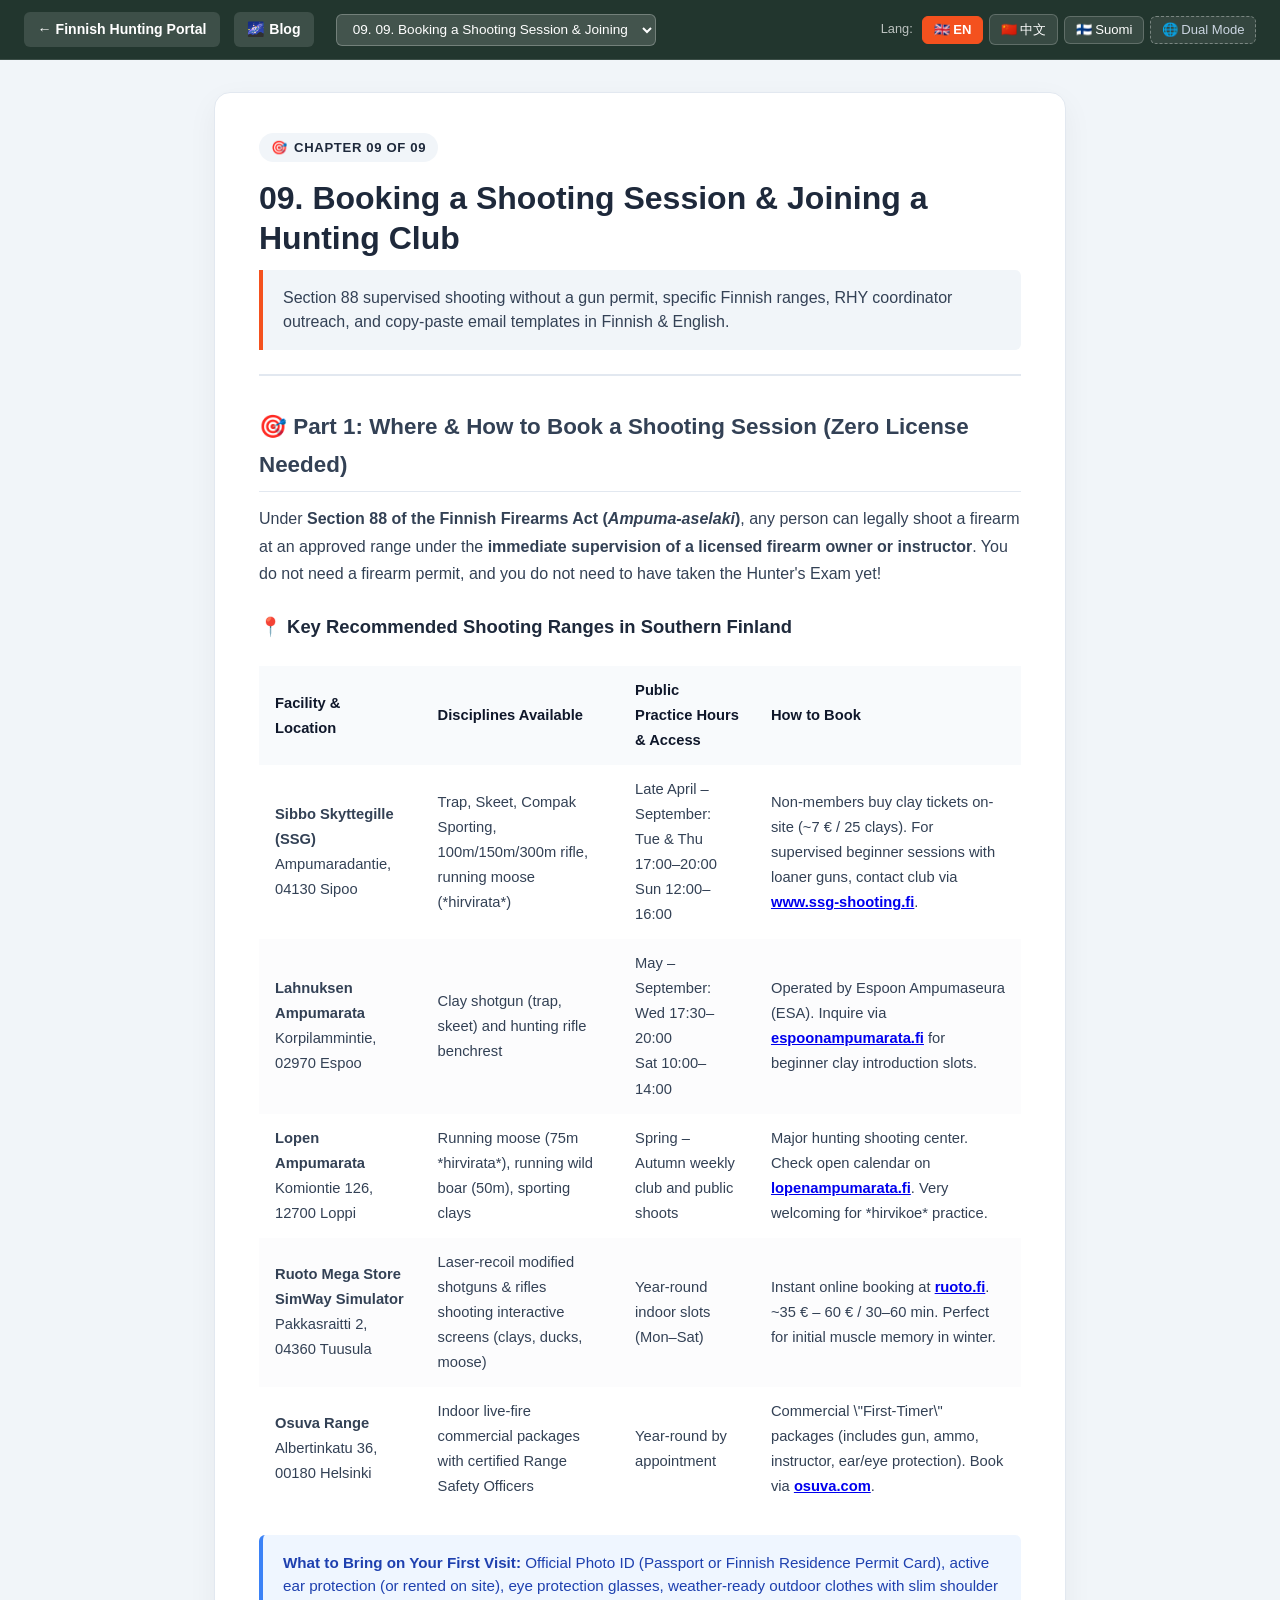
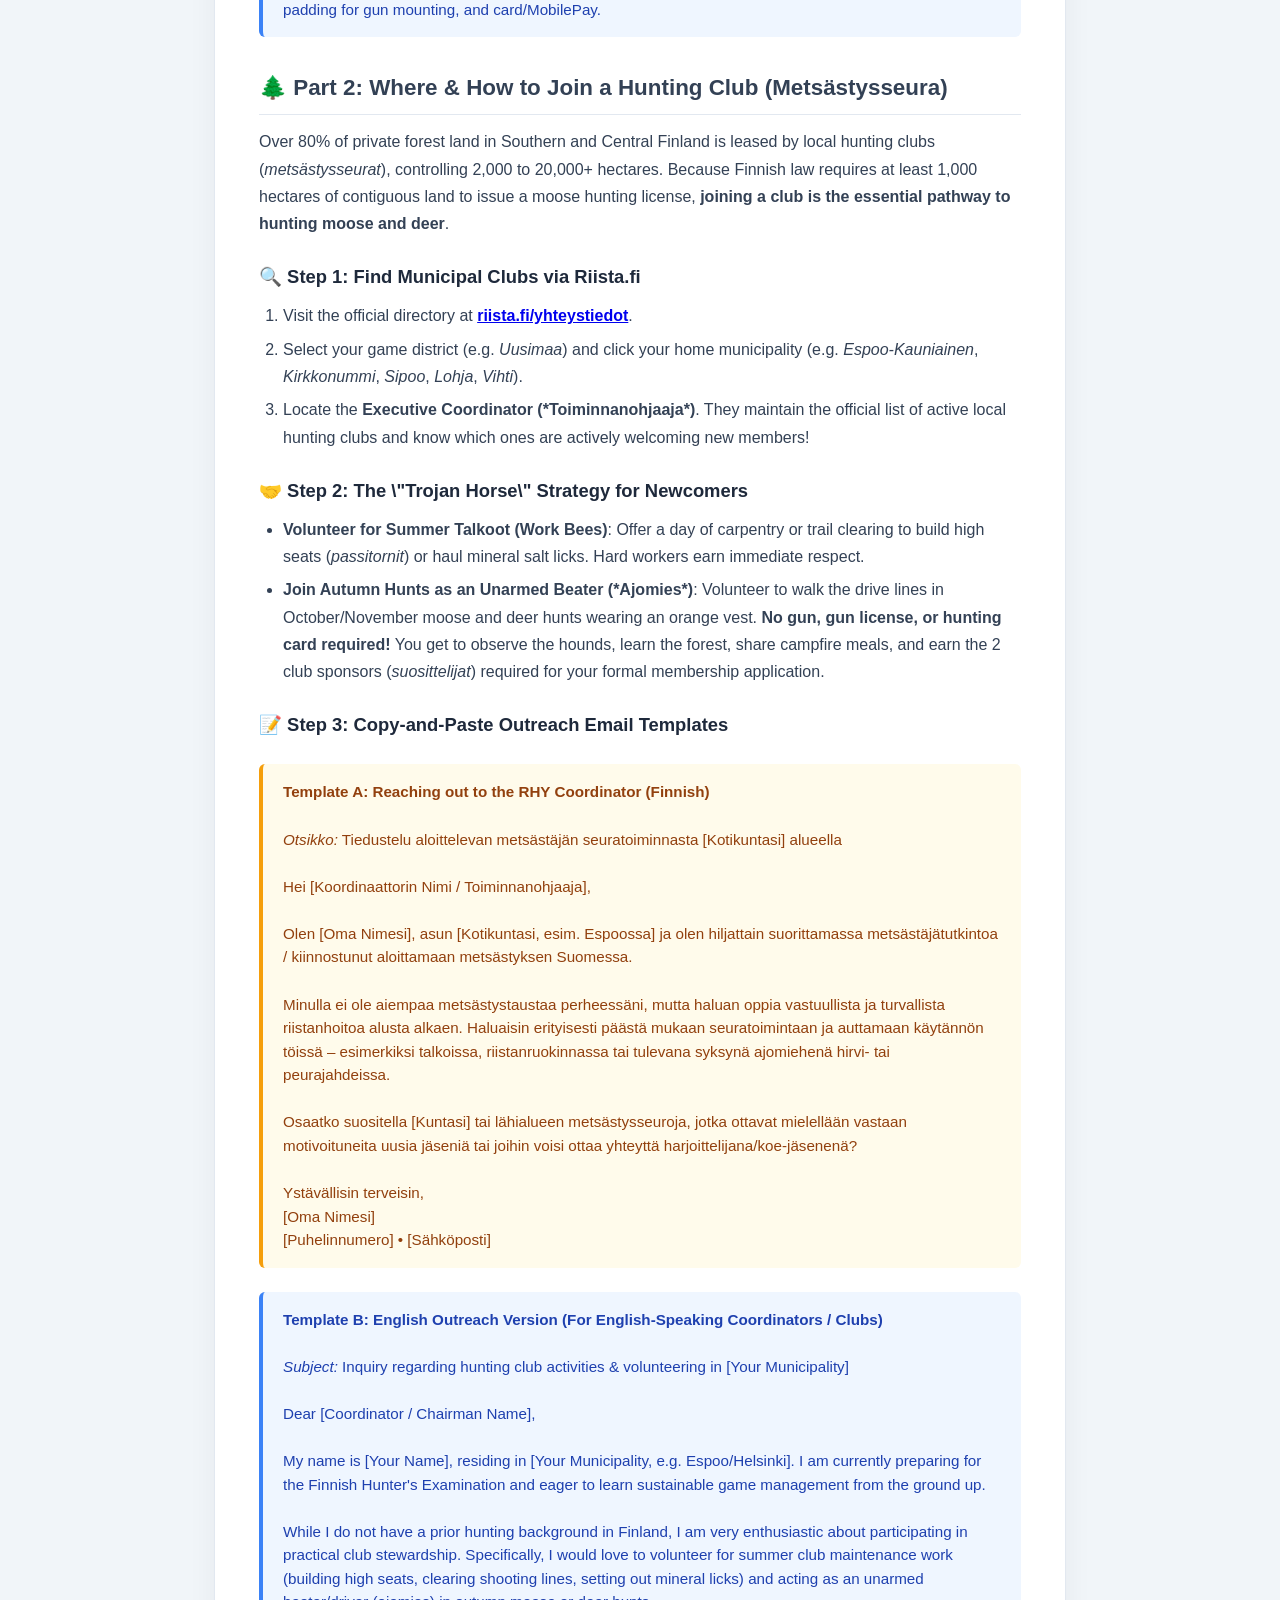
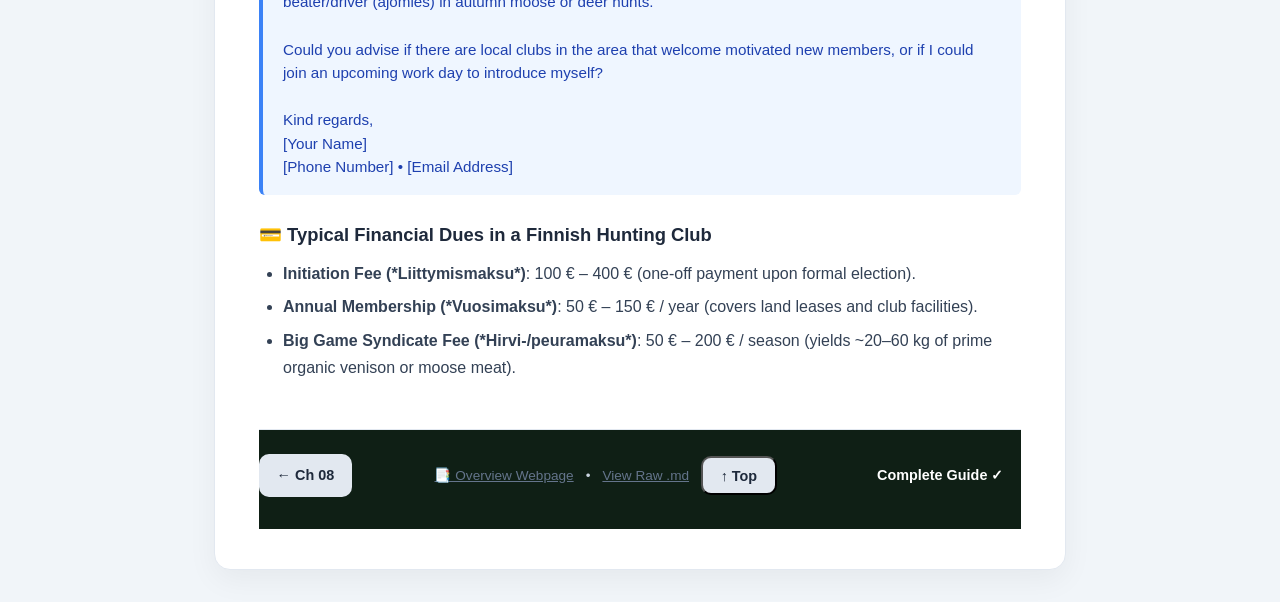
<file: docs/09_booking_shooting_and_joining_clubs.html>
<!DOCTYPE html>
<html lang="en">
<head>
  <meta charset="UTF-8">
  <meta name="viewport" content="width=device-width, initial-scale=1.0">
  <title>09. Booking a Shooting Session & Joining a Hunting Club | Finnish Hunting Handbook</title>
  <link rel="stylesheet" href="../styles.css">
  <style>
    body {
      background-color: var(--color-slate-100);
      color: var(--color-slate-800);
      min-height: 100vh;
      display: flex;
      flex-direction: column;
      font-family: -apple-system, BlinkMacSystemFont, "Segoe UI", Roboto, Helvetica, Arial, sans-serif;
    }
    .doc-sticky-header {
      position: sticky;
      top: 0;
      z-index: 100;
      background: rgba(26, 46, 38, 0.96);
      backdrop-filter: blur(12px);
      border-bottom: 1px solid rgba(255, 255, 255, 0.12);
      padding: 0.75rem 1.5rem;
      display: flex;
      align-items: center;
      justify-content: space-between;
      gap: 1rem;
      flex-wrap: wrap;
    }
    .doc-nav-left {
      display: flex;
      align-items: center;
      gap: 0.85rem;
      flex-wrap: wrap;
    }
    .doc-btn-back {
      color: #fff;
      text-decoration: none;
      display: inline-flex;
      align-items: center;
      gap: 0.4rem;
      font-weight: 600;
      font-size: 0.88rem;
      padding: 0.4rem 0.85rem;
      background: rgba(255, 255, 255, 0.12);
      border-radius: var(--radius-sm);
      transition: all var(--transition-fast);
    }
    .doc-btn-back:hover {
      background: var(--color-forest-accent);
      color: #fff;
      transform: translateX(-2px);
    }
    .doc-select {
      background: rgba(255, 255, 255, 0.15);
      color: #fff;
      border: 1px solid rgba(255, 255, 255, 0.25);
      padding: 0.4rem 0.75rem;
      border-radius: var(--radius-sm);
      font-size: 0.85rem;
      cursor: pointer;
      outline: none;
      max-width: 320px;
    }
    .doc-select option {
      background: #1a2e26;
      color: #fff;
    }
    .doc-lang-controls {
      display: flex;
      align-items: center;
      gap: 0.4rem;
      flex-wrap: wrap;
    }
    .doc-lang-label {
      color: rgba(255,255,255,0.7);
      font-size: 0.8rem;
      margin-right: 0.2rem;
    }
    .doc-lang-btn {
      padding: 0.35rem 0.65rem;
      background: rgba(255, 255, 255, 0.1);
      border: 1px solid rgba(255, 255, 255, 0.2);
      border-radius: var(--radius-sm);
      color: #fff;
      font-size: 0.82rem;
      cursor: pointer;
      transition: all var(--transition-fast);
    }
    .doc-lang-btn:hover {
      background: rgba(255, 255, 255, 0.25);
    }
    .doc-lang-btn.active {
      background: var(--color-orange-500);
      border-color: var(--color-orange-500);
      font-weight: 700;
    }
    .doc-dual-btn {
      padding: 0.35rem 0.65rem;
      background: rgba(255, 255, 255, 0.08);
      border: 1px dashed rgba(255, 255, 255, 0.35);
      border-radius: var(--radius-sm);
      color: #cbd5e1;
      font-size: 0.82rem;
      cursor: pointer;
      transition: all var(--transition-fast);
    }
    .doc-dual-btn.active {
      background: var(--color-forest-accent);
      border-color: var(--color-forest-accent);
      color: #fff;
      font-weight: 700;
    }
    .doc-main-container {
      max-width: 900px;
      margin: 2rem auto;
      padding: 0 1.5rem;
      flex: 1;
      width: 100%;
    }
    .doc-card {
      background: #fff;
      border-radius: var(--radius-lg);
      padding: 2.5rem 2.75rem;
      box-shadow: 0 10px 30px rgba(0, 0, 0, 0.05);
      border: 1px solid var(--color-slate-200);
    }
    .doc-header-block {
      border-bottom: 2px solid var(--color-slate-200);
      padding-bottom: 1.5rem;
      margin-bottom: 2rem;
    }
    .doc-chapter-badge {
      display: inline-flex;
      align-items: center;
      gap: 0.4rem;
      background: var(--color-slate-100);
      border: 1px solid var(--color-slate-300);
      color: var(--color-forest-dark);
      font-size: 0.82rem;
      font-weight: 700;
      padding: 0.25rem 0.75rem;
      border-radius: 9999px;
      margin-bottom: 1rem;
      text-transform: uppercase;
      letter-spacing: 0.05em;
    }
    .doc-title {
      font-size: 2rem;
      font-weight: 800;
      color: var(--color-forest-dark);
      line-height: 1.25;
      margin-bottom: 0.75rem;
    }
    .doc-subtitle-box {
      background: #f1f5f9;
      border-left: 4px solid var(--color-orange-500);
      padding: 1rem 1.25rem;
      border-radius: 0 var(--radius-sm) var(--radius-sm) 0;
      color: var(--color-slate-700);
      font-size: 1rem;
      line-height: 1.5;
    }
    .doc-content-area {
      line-height: 1.7;
      color: #334155;
    }
    .doc-content-area h2 {
      font-size: 1.4rem;
      color: var(--color-forest-dark);
      margin-top: 2rem;
      margin-bottom: 0.85rem;
      border-bottom: 1px solid var(--color-slate-200);
      padding-bottom: 0.4rem;
    }
    .doc-content-area h3 {
      font-size: 1.15rem;
      color: #1e293b;
      margin-top: 1.5rem;
      margin-bottom: 0.6rem;
    }
    .doc-content-area p {
      margin-bottom: 1rem;
    }
    .doc-content-area ul, .doc-content-area ol {
      margin-bottom: 1.25rem;
      padding-left: 1.5rem;
    }
    .doc-content-area li {
      margin-bottom: 0.4rem;
    }
    .doc-content-area table {
      width: 100%;
      border-collapse: collapse;
      margin: 1.5rem 0;
      font-size: 0.92rem;
    }
    .doc-content-area th, .doc-content-area td {
      border: 1px solid var(--color-slate-300);
      padding: 0.75rem 1rem;
      text-align: left;
    }
    .doc-content-area th {
      background: #f8fafc;
      font-weight: 700;
      color: #0f172a;
    }
    .doc-content-area tr:nth-child(even) td {
      background: #fcfcfd;
    }
    .reader-alert {
      padding: 1rem 1.25rem;
      border-radius: var(--radius-sm);
      margin: 1.5rem 0;
      font-size: 0.95rem;
      line-height: 1.55;
    }
    .reader-alert.note {
      background-color: #eff6ff;
      border-left: 4px solid #3b82f6;
      color: #1e40af;
    }
    .reader-alert.warning {
      background-color: #fffbeb;
      border-left: 4px solid #f59e0b;
      color: #92400e;
    }
    .reader-alert.danger {
      background-color: #fef2f2;
      border-left: 4px solid #ef4444;
      color: #991b1b;
    }
    .secondary-preview-box {
      margin-top: 0.6rem;
      padding: 0.75rem 1rem;
      background: #f8fafc;
      border-left: 3px solid var(--color-orange-500);
      border-radius: 0 var(--radius-sm) var(--radius-sm) 0;
      color: #64748b;
      font-size: 0.92em;
    }
    .doc-footer-nav {
      margin-top: 3rem;
      padding-top: 1.5rem;
      border-top: 1px solid var(--color-slate-200);
      display: flex;
      justify-content: space-between;
      align-items: center;
      gap: 1rem;
      flex-wrap: wrap;
    }
    .doc-footer-links {
      display: flex;
      gap: 0.75rem;
      align-items: center;
    }
    .doc-nav-btn {
      display: inline-flex;
      align-items: center;
      gap: 0.4rem;
      padding: 0.6rem 1.1rem;
      background: var(--color-slate-200);
      color: var(--color-slate-800);
      border-radius: var(--radius-md);
      text-decoration: none;
      font-weight: 600;
      font-size: 0.9rem;
      transition: all var(--transition-fast);
    }
    .doc-nav-btn:hover {
      background: var(--color-forest-dark);
      color: #fff;
    }
    .doc-nav-btn.primary {
      background: var(--color-forest-dark);
      color: #fff;
    }
    .doc-nav-btn.primary:hover {
      background: var(--color-forest-accent);
    }
    .doc-raw-link {
      color: #64748b;
      font-size: 0.85rem;
      text-decoration: underline;
    }
    .doc-raw-link:hover {
      color: var(--color-forest-dark);
    }
    @media (max-width: 768px) {
      .doc-card {
        padding: 1.5rem;
      }
      .doc-title {
        font-size: 1.5rem;
      }
      .doc-select {
        max-width: 100%;
        width: 100%;
      }
    }
  </style>
</head>
<body>

  <!-- Sticky Header Bar -->
  <header class="doc-sticky-header">
    <div class="doc-nav-left">
      <a href="../index.html" class="doc-btn-back">← Finnish Hunting Portal</a>
      <a href="https://powerpig99.github.io/not-a-toe/" class="doc-btn-back" target="_blank" rel="noopener" style="margin-right:0.5rem;" title="Author Blog (Not a ToE)">🌌 Blog</a>
      <select class="doc-select" onchange="if(this.value) window.location.href=this.value" aria-label="Jump to Chapter">
        
    <option value="01_legal_framework_and_exam.html" >
      01. 01. Legal Framework & The Hunter's Exam (Metsästäjätutkinto)
    </option>
  
    <option value="02_firearms_and_licensing.html" >
      02. 02. Firearms, Licensing & Supervised Shooting (Ampuma-aselaki)
    </option>
  
    <option value="03_bow_hunting_alternative.html" >
      03. 03. Bow Hunting Alternative (Jousimetsästys)
    </option>
  
    <option value="04_land_access_and_permits.html" >
      04. 04. Land Access, State Forests & Hunting Clubs (Metsästysoikeus)
    </option>
  
    <option value="05_game_species_and_seasons.html" >
      05. 05. Finnish Game Species, Seasons & Rifle Test (Hirvikoe)
    </option>
  
    <option value="06_zero_experience_roadmap.html" >
      06. 06. Zero-Experience Practical Roadmap (From Beginner to Harvest)
    </option>
  
    <option value="07_safety_gear_and_ethics.html" >
      07. 07. Safety Regulations, Gear & Nordic Ethics
    </option>
  
    <option value="08_finnish_hunting_glossary.html" >
      08. 08. Finnish Hunting Glossary & Field Radio Commands
    </option>
  
    <option value="09_booking_shooting_and_joining_clubs.html" selected>
      09. 09. Booking a Shooting Session & Joining a Hunting Club
    </option>
  
      </select>
    </div>
    <div class="doc-lang-controls">
      <span class="doc-lang-label">Lang:</span>
      <button class="doc-lang-btn" data-lang="en" onclick="setLanguage('en')">🇬🇧 EN</button>
      <button class="doc-lang-btn" data-lang="zh" onclick="setLanguage('zh')">🇨🇳 中文</button>
      <button class="doc-lang-btn" data-lang="fi" onclick="setLanguage('fi')">🇫🇮 Suomi</button>
      <button id="doc-dual-toggle" class="doc-dual-btn" onclick="toggleDualLanguage()" title="Toggle Dual-Language Comparison">🌐 Dual Mode</button>
    </div>
  </header>

  <!-- Main Article Body -->
  <main class="doc-main-container">
    <article class="doc-card">
      <header class="doc-header-block">
        <div class="doc-chapter-badge">
          <span>🎯</span>
          <span>Chapter 09 of 09</span>
        </div>
        <h1 id="doc-article-title" class="doc-title">09. Booking a Shooting Session & Joining a Hunting Club</h1>
        <div id="doc-article-subtitle" class="doc-subtitle-box">Section 88 supervised shooting without a gun permit, specific Finnish ranges, RHY coordinator outreach, and copy-paste email templates in Finnish & English.</div>
      </header>

      <!-- Primary Content Area -->
      <div id="doc-content-body" class="doc-content-area">
        
      <h2>🎯 Part 1: Where & How to Book a Shooting Session (Zero License Needed)</h2>
      <p>Under <strong>Section 88 of the Finnish Firearms Act (<em>Ampuma-aselaki</em>)</strong>, any person can legally shoot a firearm at an approved range under the <strong>immediate supervision of a licensed firearm owner or instructor</strong>. You do not need a firearm permit, and you do not need to have taken the Hunter's Exam yet!</p>

      <h3>📍 Key Recommended Shooting Ranges in Southern Finland</h3>
      <table>
        <thead>
          <tr><th>Facility & Location</th><th>Disciplines Available</th><th>Public Practice Hours & Access</th><th>How to Book</th></tr>
        </thead>
        <tbody>
          <tr>
            <td><strong>Sibbo Skyttegille (SSG)</strong><br>Ampumaradantie, 04130 Sipoo</td>
            <td>Trap, Skeet, Compak Sporting, 100m/150m/300m rifle, running moose (*hirvirata*)</td>
            <td>Late April – September:<br>Tue & Thu 17:00–20:00<br>Sun 12:00–16:00</td>
            <td>Non-members buy clay tickets on-site (~7 € / 25 clays). For supervised beginner sessions with loaner guns, contact club via <a href="https://www.ssg-shooting.fi/" target="_blank" rel="noopener"><strong>www.ssg-shooting.fi</strong></a>.</td>
          </tr>
          <tr>
            <td><strong>Lahnuksen Ampumarata</strong><br>Korpilammintie, 02970 Espoo</td>
            <td>Clay shotgun (trap, skeet) and hunting rifle benchrest</td>
            <td>May – September:<br>Wed 17:30–20:00<br>Sat 10:00–14:00</td>
            <td>Operated by Espoon Ampumaseura (ESA). Inquire via <a href="https://www.espoonampumarata.fi/" target="_blank" rel="noopener"><strong>espoonampumarata.fi</strong></a> for beginner clay introduction slots.</td>
          </tr>
          <tr>
            <td><strong>Lopen Ampumarata</strong><br>Komiontie 126, 12700 Loppi</td>
            <td>Running moose (75m *hirvirata*), running wild boar (50m), sporting clays</td>
            <td>Spring – Autumn weekly club and public shoots</td>
            <td>Major hunting shooting center. Check open calendar on <a href="https://www.lopenampumarata.fi/" target="_blank" rel="noopener"><strong>lopenampumarata.fi</strong></a>. Very welcoming for *hirvikoe* practice.</td>
          </tr>
          <tr>
            <td><strong>Ruoto Mega Store SimWay Simulator</strong><br>Pakkasraitti 2, 04360 Tuusula</td>
            <td>Laser-recoil modified shotguns & rifles shooting interactive screens (clays, ducks, moose)</td>
            <td>Year-round indoor slots (Mon–Sat)</td>
            <td>Instant online booking at <a href="https://www.ruoto.fi/" target="_blank" rel="noopener"><strong>ruoto.fi</strong></a>. ~35 € – 60 € / 30–60 min. Perfect for initial muscle memory in winter.</td>
          </tr>
          <tr>
            <td><strong>Osuva Range</strong><br>Albertinkatu 36, 00180 Helsinki</td>
            <td>Indoor live-fire commercial packages with certified Range Safety Officers</td>
            <td>Year-round by appointment</td>
            <td>Commercial \"First-Timer\" packages (includes gun, ammo, instructor, ear/eye protection). Book via <a href="https://osuva.com/" target="_blank" rel="noopener"><strong>osuva.com</strong></a>.</td>
          </tr>
        </tbody>
      </table>

      <div class="reader-alert note">
        <strong>What to Bring on Your First Visit:</strong> Official Photo ID (Passport or Finnish Residence Permit Card), active ear protection (or rented on site), eye protection glasses, weather-ready outdoor clothes with slim shoulder padding for gun mounting, and card/MobilePay.
      </div>

      <h2>🌲 Part 2: Where & How to Join a Hunting Club (Metsästysseura)</h2>
      <p>Over 80% of private forest land in Southern and Central Finland is leased by local hunting clubs (<em>metsästysseurat</em>), controlling 2,000 to 20,000+ hectares. Because Finnish law requires at least 1,000 hectares of contiguous land to issue a moose hunting license, <strong>joining a club is the essential pathway to hunting moose and deer</strong>.</p>

      <h3>🔍 Step 1: Find Municipal Clubs via Riista.fi</h3>
      <ol>
        <li>Visit the official directory at <strong><a href="https://riista.fi/yhteystiedot/" target="_blank" rel="noopener">riista.fi/yhteystiedot</a></strong>.</li>
        <li>Select your game district (e.g. <em>Uusimaa</em>) and click your home municipality (e.g. <em>Espoo-Kauniainen</em>, <em>Kirkkonummi</em>, <em>Sipoo</em>, <em>Lohja</em>, <em>Vihti</em>).</li>
        <li>Locate the <strong>Executive Coordinator (*Toiminnanohjaaja*)</strong>. They maintain the official list of active local hunting clubs and know which ones are actively welcoming new members!</li>
      </ol>

      <h3>🤝 Step 2: The \"Trojan Horse\" Strategy for Newcomers</h3>
      <ul>
        <li><strong>Volunteer for Summer Talkoot (Work Bees)</strong>: Offer a day of carpentry or trail clearing to build high seats (<em>passitornit</em>) or haul mineral salt licks. Hard workers earn immediate respect.</li>
        <li><strong>Join Autumn Hunts as an Unarmed Beater (*Ajomies*)</strong>: Volunteer to walk the drive lines in October/November moose and deer hunts wearing an orange vest. <strong>No gun, gun license, or hunting card required!</strong> You get to observe the hounds, learn the forest, share campfire meals, and earn the 2 club sponsors (<em>suosittelijat</em>) required for your formal membership application.</li>
      </ul>

      <h3>📝 Step 3: Copy-and-Paste Outreach Email Templates</h3>
      
      <div class="reader-alert warning">
        <strong>Template A: Reaching out to the RHY Coordinator (Finnish)</strong><br><br>
        <em>Otsikko:</em> Tiedustelu aloittelevan metsästäjän seuratoiminnasta [Kotikuntasi] alueella<br><br>
        Hei [Koordinaattorin Nimi / Toiminnanohjaaja],<br><br>
        Olen [Oma Nimesi], asun [Kotikuntasi, esim. Espoossa] ja olen hiljattain suorittamassa metsästäjätutkintoa / kiinnostunut aloittamaan metsästyksen Suomessa.<br><br>
        Minulla ei ole aiempaa metsästystaustaa perheessäni, mutta haluan oppia vastuullista ja turvallista riistanhoitoa alusta alkaen. Haluaisin erityisesti päästä mukaan seuratoimintaan ja auttamaan käytännön töissä – esimerkiksi talkoissa, riistanruokinnassa tai tulevana syksynä ajomiehenä hirvi- tai peurajahdeissa.<br><br>
        Osaatko suositella [Kuntasi] tai lähialueen metsästysseuroja, jotka ottavat mielellään vastaan motivoituneita uusia jäseniä tai joihin voisi ottaa yhteyttä harjoittelijana/koe-jäsenenä?<br><br>
        Ystävällisin terveisin,<br>
        [Oma Nimesi]<br>
        [Puhelinnumero] • [Sähköposti]
      </div>

      <div class="reader-alert note">
        <strong>Template B: English Outreach Version (For English-Speaking Coordinators / Clubs)</strong><br><br>
        <em>Subject:</em> Inquiry regarding hunting club activities & volunteering in [Your Municipality]<br><br>
        Dear [Coordinator / Chairman Name],<br><br>
        My name is [Your Name], residing in [Your Municipality, e.g. Espoo/Helsinki]. I am currently preparing for the Finnish Hunter's Examination and eager to learn sustainable game management from the ground up.<br><br>
        While I do not have a prior hunting background in Finland, I am very enthusiastic about participating in practical club stewardship. Specifically, I would love to volunteer for summer club maintenance work (building high seats, clearing shooting lines, setting out mineral licks) and acting as an unarmed beater/driver (ajomies) in autumn moose or deer hunts.<br><br>
        Could you advise if there are local clubs in the area that welcome motivated new members, or if I could join an upcoming work day to introduce myself?<br><br>
        Kind regards,<br>
        [Your Name]<br>
        [Phone Number] • [Email Address]
      </div>

      <h3>💳 Typical Financial Dues in a Finnish Hunting Club</h3>
      <ul>
        <li><strong>Initiation Fee (*Liittymismaksu*)</strong>: 100 € – 400 € (one-off payment upon formal election).</li>
        <li><strong>Annual Membership (*Vuosimaksu*)</strong>: 50 € – 150 € / year (covers land leases and club facilities).</li>
        <li><strong>Big Game Syndicate Fee (*Hirvi-/peuramaksu*)</strong>: 50 € – 200 € / season (yields ~20–60 kg of prime organic venison or moose meat).</li>
      </ul>
    
      </div>

      <!-- Navigation & Raw Source Footer -->
      <footer class="doc-footer-nav">
        <div>
          <a href="08_finnish_hunting_glossary.html" class="doc-nav-btn">← Ch 08</a>
        </div>
        <div class="doc-footer-links">
          <a href="../overview.html" class="doc-raw-link">📑 Overview Webpage</a>
          <span style="color:#cbd5e1;">•</span>
          <a href="09_booking_shooting_and_joining_clubs.md" class="doc-raw-link" target="_blank">View Raw .md</a>
          <button onclick="window.scrollTo({top:0, behavior:'smooth'})" class="doc-nav-btn" style="cursor:pointer;">↑ Top</button>
        </div>
        <div>
          <a href="../index.html" class="doc-nav-btn primary">Complete Guide ✓</a>
        </div>
      </footer>
    </article>
  </main>

  <script src="../chapters.js"></script>
  <script>
    const CURRENT_CHAPTER_ID = "ch9";
    let currentLang = localStorage.getItem('fi_hunt_lang') || 'en';
    let secondaryLang = localStorage.getItem('fi_hunt_secondary_lang') || 'none';
    let dualEnabled = (secondaryLang !== 'none' && secondaryLang !== currentLang);

    function updateLanguageUI() {
      // Update buttons active class
      document.querySelectorAll('.doc-lang-btn').forEach(btn => {
        btn.classList.toggle('active', btn.dataset.lang === currentLang);
      });
      const dualBtn = document.getElementById('doc-dual-toggle');
      if (dualBtn) {
        dualBtn.classList.toggle('active', dualEnabled);
        dualBtn.textContent = dualEnabled ? '🌐 Dual: ON (' + secondaryLang.toUpperCase() + ')' : '🌐 Dual Mode';
      }

      // Find current chapter
      const chData = CHAPTERS_DATA.find(c => c.id === CURRENT_CHAPTER_ID);
      if (!chData) return;

      // Update Document Title
      const titleEl = document.getElementById('doc-article-title');
      const subEl = document.getElementById('doc-article-subtitle');
      const bodyEl = document.getElementById('doc-content-body');

      const title1 = chData.title[currentLang] || chData.title['en'];
      const sub1 = chData.subtitle[currentLang] || chData.subtitle['en'];
      const content1 = chData.content[currentLang] || chData.content['en'];

      if (dualEnabled && secondaryLang !== 'none' && secondaryLang !== currentLang) {
        const title2 = chData.title[secondaryLang] || chData.title['en'];
        const sub2 = chData.subtitle[secondaryLang] || chData.subtitle['en'];
        const content2 = chData.content[secondaryLang] || chData.content['en'];

        titleEl.innerHTML = '<div>' + title1 + '</div><div style="font-size: 1.15rem; color: #64748b; font-weight: 500; margin-top: 0.35rem;">' + title2 + '</div>';
        subEl.innerHTML = '<div>' + sub1 + '</div><div class="secondary-preview-box">' + sub2 + '</div>';
        bodyEl.innerHTML = '<div class="primary-lang-content">' + content1 + '</div>' +
          '<div style="margin: 2.5rem 0; border-top: 2px dashed #cbd5e1; padding-top: 1.5rem; background: #f8fafc; padding: 1.5rem; border-radius: 8px;">' +
          '<div style="font-weight: 700; color: #d97706; margin-bottom: 1rem; font-size: 0.95rem;">🌐 Comparison Language (' + (secondaryLang === 'zh' ? '中文' : (secondaryLang === 'fi' ? 'Suomi' : 'English')) + '):</div>' +
          '<div class="secondary-lang-content" style="color: #475569;">' + content2 + '</div>' +
          '</div>';
      } else {
        titleEl.textContent = title1;
        subEl.textContent = sub1;
        bodyEl.innerHTML = content1;
      }

      document.title = title1 + ' | Finnish Hunting Handbook';
    }

    function setLanguage(lang) {
      currentLang = lang;
      localStorage.setItem('fi_hunt_lang', lang);
      if (secondaryLang === lang) {
        secondaryLang = 'none';
        localStorage.setItem('fi_hunt_secondary_lang', 'none');
        dualEnabled = false;
      }
      updateLanguageUI();
    }

    function toggleDualLanguage() {
      if (dualEnabled) {
        dualEnabled = false;
        secondaryLang = 'none';
        localStorage.setItem('fi_hunt_secondary_lang', 'none');
      } else {
        dualEnabled = true;
        if (currentLang === 'en') secondaryLang = 'zh';
        else if (currentLang === 'zh') secondaryLang = 'en';
        else secondaryLang = 'en';
        localStorage.setItem('fi_hunt_secondary_lang', secondaryLang);
      }
      updateLanguageUI();
    }

    // Keyboard navigation
    document.addEventListener('keydown', (e) => {
      if (e.target.tagName === 'INPUT' || e.target.tagName === 'SELECT') return;
      if (e.key === 'ArrowLeft') window.location.href = '08_finnish_hunting_glossary.html';
      
      if (e.key === 'Escape') window.location.href = '../index.html';
    });

    document.addEventListener('DOMContentLoaded', () => {
      updateLanguageUI();
    });
  </script>
</body>
</html>
</file>
<file: styles.css>
/* ==========================================================================
   Hunting in Finland — Modern Nordic Outdoor Design System
   ========================================================================== */

:root {
  --color-pine-900: #0f1f15;
  --color-pine-800: #172d1f;
  --color-pine-700: #23432e;
  --color-pine-600: #2e593e;
  --color-pine-500: #3c7451;
  --color-pine-100: #e8f0eb;
  --color-pine-50:  #f3f7f4;

  --color-earth-800: #3e3226;
  --color-earth-700: #574635;
  --color-earth-600: #7d654c;
  --color-earth-100: #f4eee7;
  --color-earth-50:  #faf7f3;

  --color-orange-600: #d84315;
  --color-orange-500: #f4511e;
  --color-orange-400: #ff7043;
  --color-orange-100: #fbe9e7;

  --color-amber-500: #d97706;
  --color-amber-100: #fef3c7;

  --color-slate-900: #0f172a;
  --color-slate-800: #1e293b;
  --color-slate-700: #334155;
  --color-slate-600: #475569;
  --color-slate-500: #64748b;
  --color-slate-400: #94a3b8;
  --color-slate-200: #e2e8f0;
  --color-slate-100: #f1f5f9;
  --color-slate-50:  #f8fafc;

  --color-white: #ffffff;
  --color-success: #16a34a;
  --color-success-bg: #dcfce7;
  --color-danger: #dc2626;
  --color-danger-bg: #fee2e2;

  --font-family: -apple-system, BlinkMacSystemFont, "Segoe UI", Roboto, "Helvetica Neue", Arial, sans-serif;
  --font-mono: ui-monospace, SFMono-Regular, Menlo, Monaco, Consolas, monospace;

  --shadow-sm: 0 1px 2px 0 rgba(0, 0, 0, 0.05);
  --shadow-md: 0 4px 6px -1px rgba(0, 0, 0, 0.1), 0 2px 4px -2px rgba(0, 0, 0, 0.1);
  --shadow-lg: 0 10px 15px -3px rgba(0, 0, 0, 0.1), 0 4px 6px -4px rgba(0, 0, 0, 0.1);
  --shadow-xl: 0 20px 25px -5px rgba(0, 0, 0, 0.12), 0 8px 10px -6px rgba(0, 0, 0, 0.1);

  --radius-sm: 6px;
  --radius-md: 10px;
  --radius-lg: 16px;
  --radius-full: 9999px;
  --transition: all 0.2s cubic-bezier(0.4, 0, 0.2, 1);
}

/* Reset & Base */
*, *::before, *::after {
  box-sizing: border-box;
  margin: 0;
  padding: 0;
}

html {
  scroll-behavior: smooth;
  font-size: 16px;
}

body {
  font-family: var(--font-family);
  background-color: var(--color-slate-50);
  color: var(--color-slate-800);
  line-height: 1.6;
  -webkit-font-smoothing: antialiased;
}

/* Container */
.container {
  width: 100%;
  max-width: 1200px;
  margin: 0 auto;
  padding: 0 1.5rem;
}

/* Header & Navigation */
.navbar {
  position: sticky;
  top: 0;
  z-index: 100;
  background-color: rgba(23, 45, 31, 0.96);
  backdrop-filter: blur(8px);
  border-bottom: 1px solid rgba(255, 255, 255, 0.1);
  color: var(--color-white);
  padding: 0.75rem 0;
}

.navbar .container {
  display: flex;
  justify-content: space-between;
  align-items: center;
  flex-wrap: wrap;
  gap: 1rem;
}

.nav-brand {
  display: flex;
  align-items: center;
  gap: 0.75rem;
  font-weight: 700;
  font-size: 1.2rem;
  color: var(--color-white);
  text-decoration: none;
}

.nav-brand .badge-fi {
  background-color: var(--color-orange-500);
  color: var(--color-white);
  font-size: 0.75rem;
  font-weight: 800;
  padding: 0.15rem 0.5rem;
  border-radius: var(--radius-sm);
  letter-spacing: 0.5px;
}

.nav-links {
  display: flex;
  gap: 0.4rem;
  list-style: none;
  flex-wrap: wrap;
}

.nav-links a {
  color: rgba(255, 255, 255, 0.85);
  text-decoration: none;
  font-size: 0.88rem;
  font-weight: 500;
  padding: 0.35rem 0.65rem;
  border-radius: var(--radius-sm);
  transition: var(--transition);
}

.nav-links a:hover,
.nav-links a.active {
  background-color: rgba(255, 255, 255, 0.15);
  color: var(--color-white);
}

/* Language Switcher (Primary & Secondary comparison) */
.lang-switcher-wrapper {
  display: flex;
  flex-direction: column;
  gap: 0.3rem;
  align-items: flex-end;
}

.lang-row {
  display: flex;
  align-items: center;
  gap: 0.35rem;
}

.lang-row-label {
  font-size: 0.68rem;
  text-transform: uppercase;
  letter-spacing: 0.5px;
  color: rgba(255, 255, 255, 0.6);
  margin-right: 0.2rem;
}

.lang-btn {
  background: rgba(255, 255, 255, 0.12);
  border: 1px solid rgba(255, 255, 255, 0.25);
  border-radius: var(--radius-sm);
  padding: 0.25rem 0.45rem;
  font-size: 1rem;
  line-height: 1;
  cursor: pointer;
  transition: var(--transition);
  color: var(--color-white);
  display: inline-flex;
  align-items: center;
  justify-content: center;
}

.lang-btn:hover {
  background: rgba(255, 255, 255, 0.25);
  transform: translateY(-1px);
}

.lang-btn.active {
  background: var(--color-orange-500);
  border-color: var(--color-orange-400);
  box-shadow: 0 0 10px rgba(244, 81, 30, 0.5);
}

.secondary-lang-row {
  opacity: 0.9;
}

.secondary-btn {
  font-size: 0.85rem;
  padding: 0.15rem 0.4rem;
  border-style: dashed;
}

.secondary-btn.active-secondary {
  background: var(--color-pine-600);
  border-color: var(--color-pine-100);
  border-style: solid;
  opacity: 1;
}

.secondary-btn.disabled-lang {
  opacity: 0.25;
  cursor: not-allowed;
  pointer-events: none;
}

/* Dual-Language Typography */
.dual-title {
  display: flex;
  flex-direction: column;
  gap: 0.25rem;
}

.dual-secondary-text {
  color: var(--color-slate-500);
  font-size: 0.85em;
  font-weight: normal;
  display: block;
  margin-top: 0.25rem;
  line-height: 1.35;
}

/* Hero Section */
.hero {
  background: linear-gradient(135deg, var(--color-pine-900) 0%, var(--color-pine-800) 50%, var(--color-pine-700) 100%);
  color: var(--color-white);
  padding: 4rem 0 3.5rem;
  position: relative;
  overflow: hidden;
}

.hero::before {
  content: "";
  position: absolute;
  top: 0; right: 0; bottom: 0; left: 0;
  background-image: radial-gradient(circle at 80% 20%, rgba(244, 81, 30, 0.15) 0%, transparent 50%),
                    radial-gradient(circle at 10% 80%, rgba(60, 116, 81, 0.25) 0%, transparent 60%);
  pointer-events: none;
}

.hero-content {
  position: relative;
  max-width: 850px;
}

.hero-tag {
  display: inline-flex;
  align-items: center;
  gap: 0.5rem;
  background-color: rgba(255, 255, 255, 0.12);
  border: 1px solid rgba(255, 255, 255, 0.2);
  color: var(--color-orange-400);
  font-size: 0.85rem;
  font-weight: 600;
  padding: 0.35rem 0.85rem;
  border-radius: var(--radius-full);
  margin-bottom: 1.25rem;
}

.hero h1 {
  font-size: 2.75rem;
  font-weight: 800;
  line-height: 1.18;
  margin-bottom: 1.25rem;
  letter-spacing: -0.5px;
}

.hero h1 span.highlight {
  color: var(--color-orange-400);
}

.hero p {
  font-size: 1.12rem;
  line-height: 1.6;
  color: rgba(255, 255, 255, 0.9);
  margin-bottom: 1.75rem;
}

.hero-actions {
  display: flex;
  gap: 1rem;
  flex-wrap: wrap;
}

.btn {
  display: inline-flex;
  align-items: center;
  justify-content: center;
  gap: 0.5rem;
  font-size: 0.95rem;
  font-weight: 600;
  padding: 0.75rem 1.4rem;
  border-radius: var(--radius-md);
  text-decoration: none;
  cursor: pointer;
  border: none;
  transition: var(--transition);
}

.btn-primary {
  background-color: var(--color-orange-500);
  color: var(--color-white);
  box-shadow: 0 4px 14px rgba(244, 81, 30, 0.4);
}

.btn-primary:hover {
  background-color: var(--color-orange-600);
  transform: translateY(-1px);
}

.btn-secondary {
  background-color: rgba(255, 255, 255, 0.12);
  color: var(--color-white);
  border: 1px solid rgba(255, 255, 255, 0.25);
}

.btn-secondary:hover {
  background-color: rgba(255, 255, 255, 0.22);
}

/* PR Notice Box in Hero */
.pr-notice-card {
  background-color: rgba(255, 255, 255, 0.1);
  border: 1px solid rgba(255, 255, 255, 0.25);
  border-left: 4px solid var(--color-orange-400);
  border-radius: var(--radius-md);
  padding: 1.25rem 1.5rem;
  margin-top: 1.75rem;
  backdrop-filter: blur(8px);
}

.pr-notice-header {
  display: flex;
  align-items: center;
  gap: 0.5rem;
  font-weight: 700;
  color: var(--color-orange-400);
  font-size: 1rem;
  margin-bottom: 0.4rem;
}

.pr-notice-text {
  font-size: 0.92rem;
  color: rgba(255, 255, 255, 0.92);
  line-height: 1.55;
}

/* Highlights Grid */
.hero-highlights {
  display: grid;
  grid-template-columns: repeat(auto-fit, minmax(220px, 1fr));
  gap: 1.25rem;
  margin-top: 2.75rem;
}

.highlight-stat {
  background-color: rgba(255, 255, 255, 0.08);
  border: 1px solid rgba(255, 255, 255, 0.15);
  border-radius: var(--radius-md);
  padding: 1.25rem;
  backdrop-filter: blur(4px);
}

.highlight-stat .stat-num {
  font-size: 1.8rem;
  font-weight: 800;
  color: var(--color-orange-400);
}

.highlight-stat .stat-label {
  font-size: 0.85rem;
  color: rgba(255, 255, 255, 0.85);
  margin-top: 0.25rem;
}

/* Sections */
.section {
  padding: 4.5rem 0;
}

.section-header {
  text-align: center;
  max-width: 750px;
  margin: 0 auto 3rem;
}

.section-tag {
  display: inline-block;
  font-size: 0.8rem;
  font-weight: 700;
  text-transform: uppercase;
  letter-spacing: 1px;
  color: var(--color-pine-600);
  background-color: var(--color-pine-100);
  padding: 0.25rem 0.75rem;
  border-radius: var(--radius-full);
  margin-bottom: 0.75rem;
}

.section-header h2 {
  font-size: 2.2rem;
  font-weight: 800;
  color: var(--color-slate-900);
  margin-bottom: 0.75rem;
  letter-spacing: -0.5px;
}

.section-header p {
  color: var(--color-slate-600);
  font-size: 1.05rem;
}

/* Pathway Finder Wizard */
.wizard-card {
  background-color: var(--color-white);
  border: 1px solid var(--color-slate-200);
  border-radius: var(--radius-lg);
  box-shadow: var(--shadow-lg);
  padding: 2.25rem;
  max-width: 920px;
  margin: 0 auto;
}

.wizard-step-title {
  font-size: 1.25rem;
  font-weight: 700;
  color: var(--color-slate-900);
  margin-bottom: 1.25rem;
  display: flex;
  align-items: center;
  gap: 0.5rem;
}

.wizard-options {
  display: grid;
  grid-template-columns: repeat(auto-fit, minmax(250px, 1fr));
  gap: 1rem;
  margin-bottom: 2rem;
}

.option-box {
  border: 2px solid var(--color-slate-200);
  border-radius: var(--radius-md);
  padding: 1.25rem;
  cursor: pointer;
  transition: var(--transition);
  background-color: var(--color-white);
  text-align: left;
}

.option-box:hover {
  border-color: var(--color-pine-500);
  transform: translateY(-2px);
  box-shadow: var(--shadow-sm);
}

.option-box.selected {
  border-color: var(--color-orange-500);
  background-color: var(--color-orange-100);
}

.option-box .opt-icon {
  font-size: 1.75rem;
  margin-bottom: 0.5rem;
}

.option-box h4 {
  font-size: 1.05rem;
  font-weight: 700;
  color: var(--color-slate-900);
  margin-bottom: 0.35rem;
}

.option-box p {
  font-size: 0.85rem;
  color: var(--color-slate-600);
  line-height: 1.45;
}

/* Clean Documentation Handbook Interactive Cards */
.doc-card-interactive {
  border: 1.5px solid var(--color-slate-200);
  border-radius: var(--radius-lg);
  padding: 1.5rem;
  cursor: pointer;
  transition: all 0.2s cubic-bezier(0.4, 0, 0.2, 1);
  background-color: var(--color-white);
  text-align: left;
  display: flex;
  flex-direction: column;
  position: relative;
  box-shadow: 0 1px 3px 0 rgba(0, 0, 0, 0.05);
}

.doc-card-interactive:hover,
.doc-card-interactive:focus-visible {
  border-color: var(--color-pine-600);
  transform: translateY(-4px);
  box-shadow: 0 12px 24px -4px rgba(0, 0, 0, 0.08), 0 4px 6px -2px rgba(0, 0, 0, 0.04);
  outline: none;
}

.doc-card-top {
  display: flex;
  align-items: center;
  justify-content: space-between;
  margin-bottom: 0.85rem;
}

.doc-card-top .opt-icon {
  font-size: 1.85rem;
  line-height: 1;
}

.doc-card-badge {
  font-size: 0.72rem;
  font-weight: 700;
  text-transform: uppercase;
  letter-spacing: 0.5px;
  color: var(--color-pine-700);
  background-color: var(--color-pine-50);
  padding: 0.25rem 0.6rem;
  border-radius: 9999px;
  border: 1px solid var(--color-pine-100);
}

.doc-card-interactive h4 {
  font-size: 1.12rem;
  font-weight: 700;
  color: var(--color-slate-900);
  margin-bottom: 0.55rem;
  line-height: 1.35;
  transition: color var(--transition-fast);
}

.doc-card-interactive:hover h4 {
  color: var(--color-pine-700);
}

.doc-card-interactive p {
  font-size: 0.88rem;
  color: var(--color-slate-600);
  line-height: 1.55;
  margin: 0;
  flex: 1;
}

.wizard-results {
  background-color: var(--color-pine-50);
  border: 1px solid var(--color-pine-100);
  border-radius: var(--radius-md);
  padding: 1.75rem;
  margin-top: 1.5rem;
}

.wizard-results h3 {
  color: var(--color-pine-800);
  font-size: 1.3rem;
  margin-bottom: 1rem;
}

.roadmap-steps {
  list-style: none;
  display: flex;
  flex-direction: column;
  gap: 1rem;
}

.roadmap-step-item {
  display: flex;
  gap: 1rem;
  background-color: var(--color-white);
  padding: 1.15rem 1.35rem;
  border-radius: var(--radius-sm);
  border-left: 4px solid var(--color-orange-500);
  box-shadow: var(--shadow-sm);
}

.step-badge {
  background-color: var(--color-pine-700);
  color: var(--color-white);
  font-weight: 700;
  font-size: 0.85rem;
  width: 30px;
  height: 30px;
  border-radius: var(--radius-full);
  display: flex;
  align-items: center;
  justify-content: center;
  flex-shrink: 0;
}

.step-details h4 {
  font-size: 1.05rem;
  color: var(--color-slate-900);
  margin-bottom: 0.35rem;
}

.step-details p {
  font-size: 0.88rem;
  color: var(--color-slate-600);
  line-height: 1.5;
}

/* Practice Quiz */
.quiz-container {
  background-color: var(--color-white);
  border: 1px solid var(--color-slate-200);
  border-radius: var(--radius-lg);
  box-shadow: var(--shadow-lg);
  padding: 2.25rem;
  max-width: 880px;
  margin: 0 auto;
}

.quiz-header {
  display: flex;
  justify-content: space-between;
  align-items: center;
  padding-bottom: 1.25rem;
  margin-bottom: 1.75rem;
  border-bottom: 1px solid var(--color-slate-200);
}

.quiz-progress-bar {
  width: 100%;
  height: 8px;
  background-color: var(--color-slate-200);
  border-radius: var(--radius-full);
  overflow: hidden;
  margin-bottom: 1.5rem;
}

.quiz-progress-fill {
  height: 100%;
  background-color: var(--color-orange-500);
  transition: width 0.3s ease;
  width: 7%;
}

.quiz-category-tag {
  font-size: 0.75rem;
  font-weight: 700;
  text-transform: uppercase;
  letter-spacing: 0.5px;
  background-color: var(--color-pine-100);
  color: var(--color-pine-700);
  padding: 0.2rem 0.6rem;
  border-radius: var(--radius-sm);
}

.quiz-question-box h3 {
  font-size: 1.25rem;
  font-weight: 700;
  color: var(--color-slate-900);
  margin-bottom: 1.5rem;
  line-height: 1.45;
}

.quiz-answers-list {
  display: flex;
  flex-direction: column;
  gap: 0.85rem;
  margin-bottom: 1.75rem;
}

.quiz-answer-btn {
  display: flex;
  align-items: flex-start;
  gap: 0.85rem;
  width: 100%;
  text-align: left;
  background-color: var(--color-slate-50);
  border: 1.5px solid var(--color-slate-200);
  border-radius: var(--radius-md);
  padding: 1rem 1.25rem;
  font-size: 0.95rem;
  font-weight: 500;
  color: var(--color-slate-800);
  cursor: pointer;
  transition: var(--transition);
}

.quiz-answer-btn:hover:not(:disabled) {
  background-color: var(--color-white);
  border-color: var(--color-pine-600);
  transform: translateX(4px);
}

.quiz-answer-btn.correct {
  background-color: var(--color-success-bg);
  border-color: var(--color-success);
  color: #14532d;
  font-weight: 600;
}

.quiz-answer-btn.incorrect {
  background-color: var(--color-danger-bg);
  border-color: var(--color-danger);
  color: #7f1d1d;
}

.quiz-feedback-box {
  background-color: var(--color-pine-50);
  border-left: 4px solid var(--color-pine-600);
  padding: 1.25rem;
  border-radius: var(--radius-sm);
  margin-bottom: 1.5rem;
  font-size: 0.92rem;
  line-height: 1.55;
}

.quiz-feedback-box.error {
  background-color: var(--color-danger-bg);
  border-left-color: var(--color-danger);
}

.quiz-actions {
  display: flex;
  justify-content: space-between;
  align-items: center;
}

.quiz-score-badge {
  font-size: 0.9rem;
  font-weight: 600;
  color: var(--color-slate-600);
}

/* Species Explorer */
.species-controls {
  display: flex;
  justify-content: space-between;
  align-items: center;
  flex-wrap: wrap;
  gap: 1rem;
  margin-bottom: 2rem;
}

.species-filters {
  display: flex;
  gap: 0.5rem;
  flex-wrap: wrap;
}

.filter-chip {
  background-color: var(--color-white);
  border: 1px solid var(--color-slate-300);
  border-radius: var(--radius-full);
  padding: 0.4rem 0.9rem;
  font-size: 0.85rem;
  font-weight: 600;
  color: var(--color-slate-700);
  cursor: pointer;
  transition: var(--transition);
}

.filter-chip:hover,
.filter-chip.active {
  background-color: var(--color-pine-700);
  color: var(--color-white);
  border-color: var(--color-pine-700);
}

.species-search {
  padding: 0.45rem 1.15rem;
  border: 1px solid var(--color-slate-300);
  border-radius: var(--radius-full);
  font-size: 0.9rem;
  width: 280px;
}

.species-grid {
  display: grid;
  grid-template-columns: repeat(auto-fill, minmax(330px, 1fr));
  gap: 1.5rem;
}

.species-card {
  background-color: var(--color-white);
  border: 1px solid var(--color-slate-200);
  border-radius: var(--radius-md);
  box-shadow: var(--shadow-sm);
  overflow: hidden;
  display: flex;
  flex-direction: column;
  transition: var(--transition);
}

.species-card:hover {
  transform: translateY(-4px);
  box-shadow: var(--shadow-md);
  border-color: var(--color-slate-300);
}

.species-card-header {
  padding: 1.25rem 1.25rem 0.75rem;
  border-bottom: 1px solid var(--color-slate-100);
}

.species-card-tag {
  font-size: 0.75rem;
  font-weight: 700;
  text-transform: uppercase;
  color: var(--color-pine-600);
  margin-bottom: 0.25rem;
}

.species-card-header h3 {
  font-size: 1.25rem;
  font-weight: 700;
  color: var(--color-slate-900);
}

.species-card-header .latin-name {
  font-size: 0.85rem;
  font-style: italic;
  color: var(--color-slate-500);
}

.species-card-body {
  padding: 1.25rem;
  flex-grow: 1;
  display: flex;
  flex-direction: column;
  gap: 0.85rem;
  font-size: 0.88rem;
}

.info-row {
  display: flex;
  align-items: flex-start;
  gap: 0.5rem;
}

.info-label {
  font-weight: 700;
  color: var(--color-slate-700);
  min-width: 90px;
}

.info-value {
  color: var(--color-slate-600);
  flex-grow: 1;
}

.species-card-footer {
  background-color: var(--color-slate-50);
  padding: 0.75rem 1.25rem;
  border-top: 1px solid var(--color-slate-100);
  font-size: 0.8rem;
  color: var(--color-pine-700);
  font-weight: 600;
}

/* Calculator */
.calc-grid {
  display: grid;
  grid-template-columns: repeat(auto-fit, minmax(320px, 1fr));
  gap: 1.5rem;
}

.calc-column {
  background-color: var(--color-white);
  border: 1px solid var(--color-slate-200);
  border-radius: var(--radius-lg);
  box-shadow: var(--shadow-sm);
  padding: 1.75rem;
  display: flex;
  flex-direction: column;
}

.calc-column.featured {
  border: 2px solid var(--color-orange-500);
  position: relative;
}

.featured-ribbon {
  position: absolute;
  top: -12px;
  right: 1.5rem;
  background-color: var(--color-orange-500);
  color: var(--color-white);
  font-size: 0.75rem;
  font-weight: 700;
  padding: 0.2rem 0.6rem;
  border-radius: var(--radius-sm);
  text-transform: uppercase;
}

.calc-header {
  margin-bottom: 1.25rem;
}

.calc-header h3 {
  font-size: 1.35rem;
  color: var(--color-slate-900);
}

.calc-header p {
  font-size: 0.85rem;
  color: var(--color-slate-500);
}

.calc-total {
  font-size: 2.2rem;
  font-weight: 800;
  color: var(--color-pine-700);
  margin: 0.75rem 0 1.25rem;
}

.calc-items {
  list-style: none;
  display: flex;
  flex-direction: column;
  gap: 0.65rem;
  margin-bottom: 1.5rem;
  flex-grow: 1;
}

.calc-item {
  display: flex;
  justify-content: space-between;
  align-items: center;
  font-size: 0.85rem;
  padding: 0.4rem 0;
  border-bottom: 1px dashed var(--color-slate-200);
}

.calc-item .price {
  font-weight: 700;
  color: var(--color-slate-800);
}

/* Checklists */
.checklist-card {
  background-color: var(--color-white);
  border: 1px solid var(--color-slate-200);
  border-radius: var(--radius-md);
  box-shadow: var(--shadow-sm);
  padding: 1.75rem;
  margin-bottom: 1.5rem;
}

.checklist-card h3 {
  font-size: 1.25rem;
  color: var(--color-slate-900);
  margin-bottom: 1rem;
  display: flex;
  align-items: center;
  gap: 0.5rem;
}

.check-items {
  list-style: none;
  display: flex;
  flex-direction: column;
  gap: 0.65rem;
}

.check-item {
  display: flex;
  align-items: flex-start;
  gap: 0.75rem;
  font-size: 0.95rem;
  cursor: pointer;
}

.check-item input[type="checkbox"] {
  width: 18px;
  height: 18px;
  accent-color: var(--color-orange-500);
  margin-top: 3px;
  cursor: pointer;
}

.check-item.done span {
  text-decoration: line-through;
  color: var(--color-slate-400);
}

/* Footer */
footer {
  background-color: var(--color-pine-900);
  color: rgba(255, 255, 255, 0.75);
  padding: 3.5rem 0 2rem;
  border-top: 1px solid rgba(255, 255, 255, 0.1);
  font-size: 0.85rem;
}

footer a {
  color: var(--color-orange-400);
  text-decoration: none;
}

footer a:hover {
  text-decoration: underline;
}

.footer-grid {
  display: grid;
  grid-template-columns: repeat(auto-fit, minmax(220px, 1fr));
  gap: 2rem;
  margin-bottom: 2.5rem;
}

.footer-col h4 {
  color: var(--color-white);
  font-size: 1rem;
  margin-bottom: 1rem;
}

.footer-col ul {
  list-style: none;
  display: flex;
  flex-direction: column;
  gap: 0.5rem;
}

.footer-bottom {
  text-align: center;
  padding-top: 2rem;
  border-top: 1px solid rgba(255, 255, 255, 0.08);
}

/* Responsive adjustments */
@media (max-width: 768px) {
  .hero h1 {
    font-size: 2rem;
  }
  .section-header h2 {
    font-size: 1.75rem;
  }
  .species-controls {
    flex-direction: column;
    align-items: stretch;
  }
  .species-search {
    width: 100%;
  }
}

/* ==========================================================================
   In-App Document / Guide Reader Modal & Reader View
   ========================================================================== */

.reader-modal {
  display: none;
  position: fixed;
  top: 0;
  left: 0;
  width: 100vw;
  height: 100vh;
  z-index: 1000;
  background-color: rgba(15, 31, 21, 0.88);
  backdrop-filter: blur(8px);
  overflow-y: auto;
  padding: 1.5rem 1rem;
}

.reader-modal.active {
  display: flex;
  justify-content: center;
  align-items: flex-start;
}

.reader-container {
  background-color: var(--color-white);
  border-radius: var(--radius-lg);
  box-shadow: var(--shadow-xl);
  width: 100%;
  max-width: 960px;
  margin: 1rem auto 3rem;
  overflow: hidden;
  position: relative;
  display: flex;
  flex-direction: column;
}

.reader-header {
  position: sticky;
  top: 0;
  z-index: 10;
  background-color: var(--color-pine-900);
  color: var(--color-white);
  padding: 1rem 1.75rem;
  display: flex;
  justify-content: space-between;
  align-items: center;
  gap: 1rem;
  flex-wrap: wrap;
  border-bottom: 1px solid rgba(255, 255, 255, 0.1);
}

.reader-header-left {
  display: flex;
  align-items: center;
  gap: 1rem;
  flex-wrap: wrap;
}

.reader-close-btn {
  background-color: rgba(255, 255, 255, 0.15);
  border: 1px solid rgba(255, 255, 255, 0.25);
  color: var(--color-white);
  padding: 0.45rem 0.95rem;
  border-radius: var(--radius-md);
  cursor: pointer;
  font-size: 0.9rem;
  font-weight: 600;
  display: inline-flex;
  align-items: center;
  gap: 0.4rem;
  transition: var(--transition);
}

.reader-close-btn:hover {
  background-color: var(--color-orange-500);
  border-color: var(--color-orange-400);
}

.reader-select {
  background-color: var(--color-pine-800);
  color: var(--color-white);
  border: 1px solid rgba(255, 255, 255, 0.25);
  border-radius: var(--radius-md);
  padding: 0.45rem 1rem;
  font-size: 0.9rem;
  font-weight: 600;
  cursor: pointer;
  max-width: 320px;
}

.reader-body {
  padding: 2.5rem 2.25rem;
  color: var(--color-slate-800);
  line-height: 1.75;
  font-size: 1.02rem;
}

/* Document Article Typography */
.article-chapter-tag {
  font-size: 0.85rem;
  font-weight: 700;
  text-transform: uppercase;
  letter-spacing: 1px;
  color: var(--color-pine-600);
  margin-bottom: 0.5rem;
}

.reader-body h1 {
  font-size: 2.25rem;
  font-weight: 800;
  color: var(--color-slate-900);
  margin-bottom: 1rem;
  line-height: 1.25;
  letter-spacing: -0.5px;
}

.reader-subtitle-box {
  background-color: var(--color-slate-50);
  border-left: 4px solid var(--color-orange-500);
  padding: 1rem 1.25rem;
  margin-bottom: 2rem;
  border-radius: var(--radius-sm);
  font-size: 1.05rem;
  color: var(--color-slate-700);
}

.reader-body h2 {
  font-size: 1.55rem;
  font-weight: 700;
  color: var(--color-slate-900);
  margin-top: 2.25rem;
  margin-bottom: 1rem;
  padding-bottom: 0.4rem;
  border-bottom: 1px solid var(--color-slate-200);
}

.reader-body h3 {
  font-size: 1.2rem;
  font-weight: 700;
  color: var(--color-pine-800);
  margin-top: 1.5rem;
  margin-bottom: 0.75rem;
}

.reader-body p {
  margin-bottom: 1.15rem;
}

.reader-body ul, .reader-body ol {
  margin-left: 1.5rem;
  margin-bottom: 1.25rem;
  display: flex;
  flex-direction: column;
  gap: 0.45rem;
}

.reader-body table {
  width: 100%;
  border-collapse: collapse;
  margin: 1.5rem 0;
  font-size: 0.92rem;
}

.reader-body th, .reader-body td {
  padding: 0.75rem 1rem;
  border: 1px solid var(--color-slate-200);
  text-align: left;
}

.reader-body th {
  background-color: var(--color-pine-50);
  color: var(--color-pine-900);
  font-weight: 700;
}

.reader-body tr:nth-child(even) td {
  background-color: var(--color-slate-50);
}

.reader-alert {
  padding: 1.15rem 1.35rem;
  border-radius: var(--radius-md);
  margin: 1.5rem 0;
  border-left: 4px solid;
  font-size: 0.95rem;
  line-height: 1.55;
}

.reader-alert.note {
  background-color: var(--color-pine-50);
  border-color: var(--color-pine-600);
  color: var(--color-pine-900);
}

.reader-alert.warning {
  background-color: #fffbeb;
  border-color: #f59e0b;
  color: #92400e;
}

.reader-alert.danger {
  background-color: var(--color-danger-bg);
  border-color: var(--color-danger);
  color: #7f1d1d;
}

.reader-footer {
  background-color: var(--color-slate-50);
  border-top: 1px solid var(--color-slate-200);
  padding: 1.25rem 2.25rem;
  display: flex;
  justify-content: space-between;
  align-items: center;
  flex-wrap: wrap;
  gap: 1rem;
}
</file>
